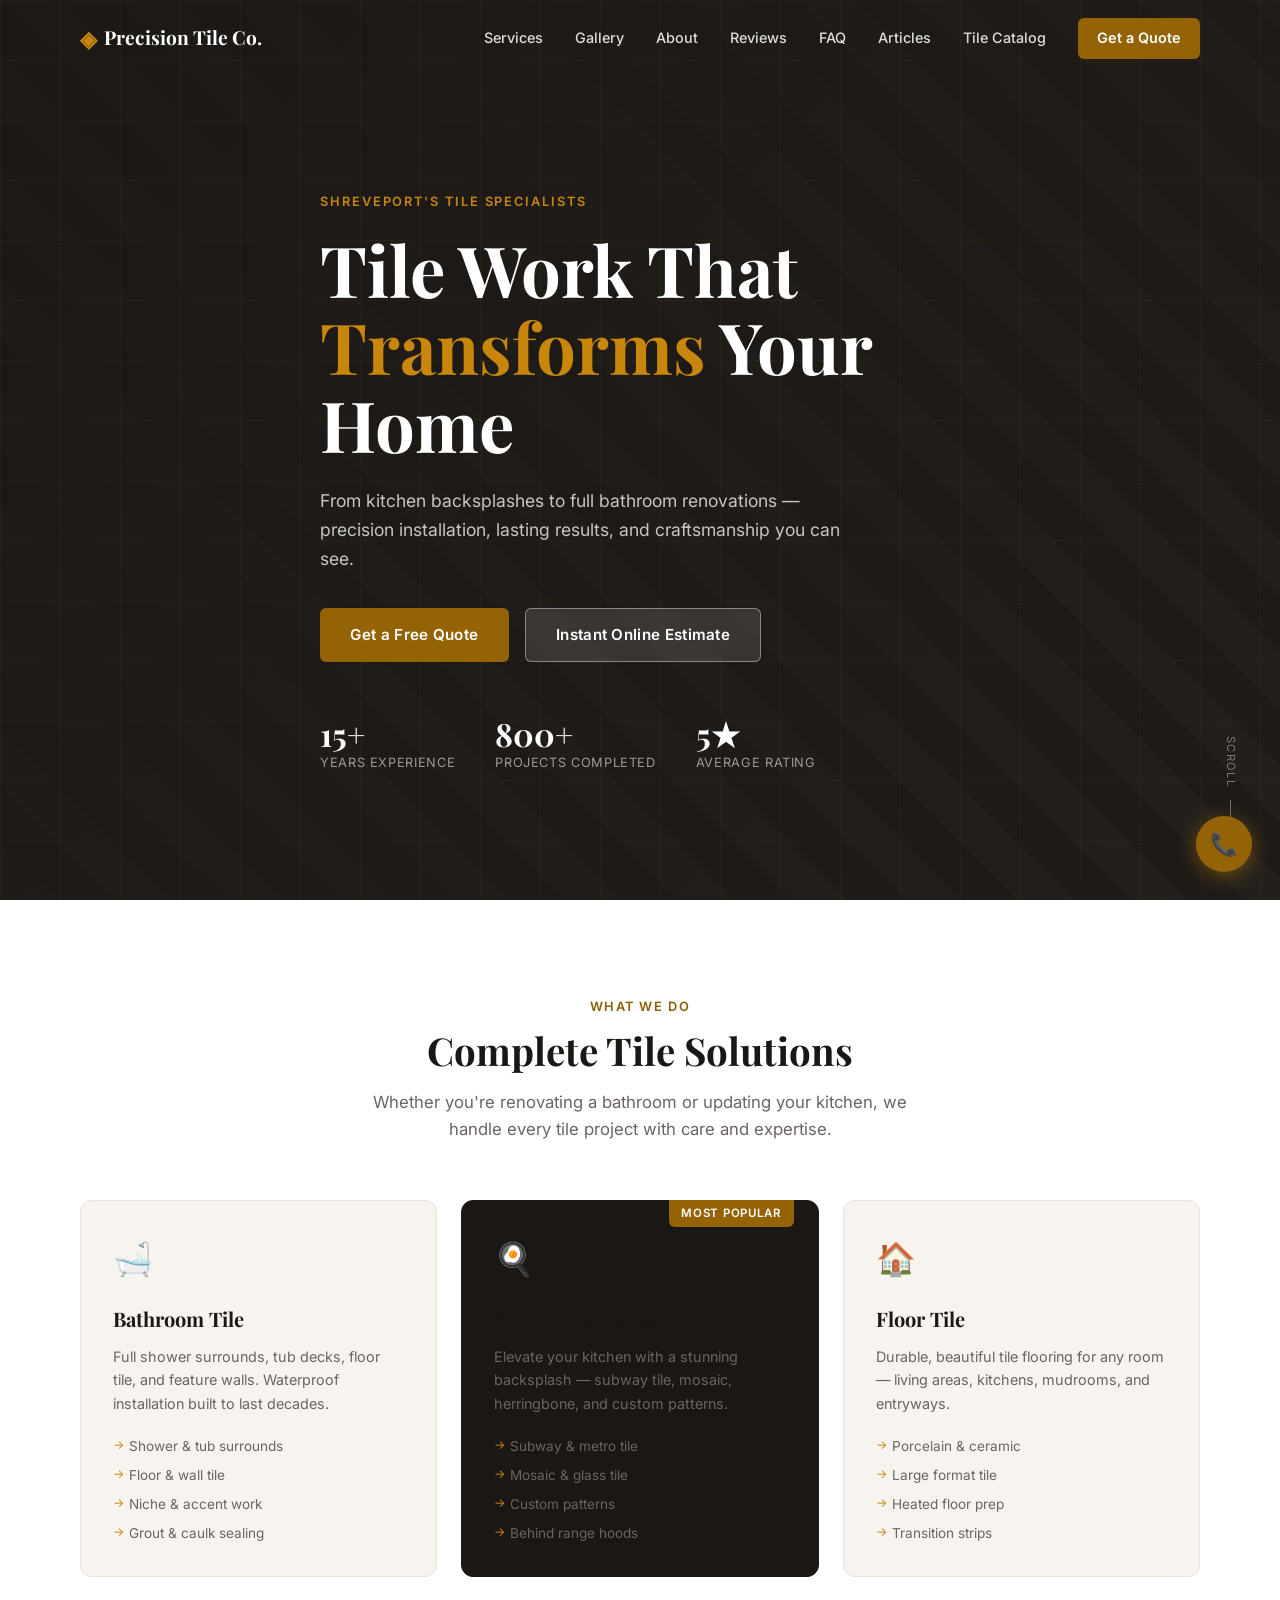
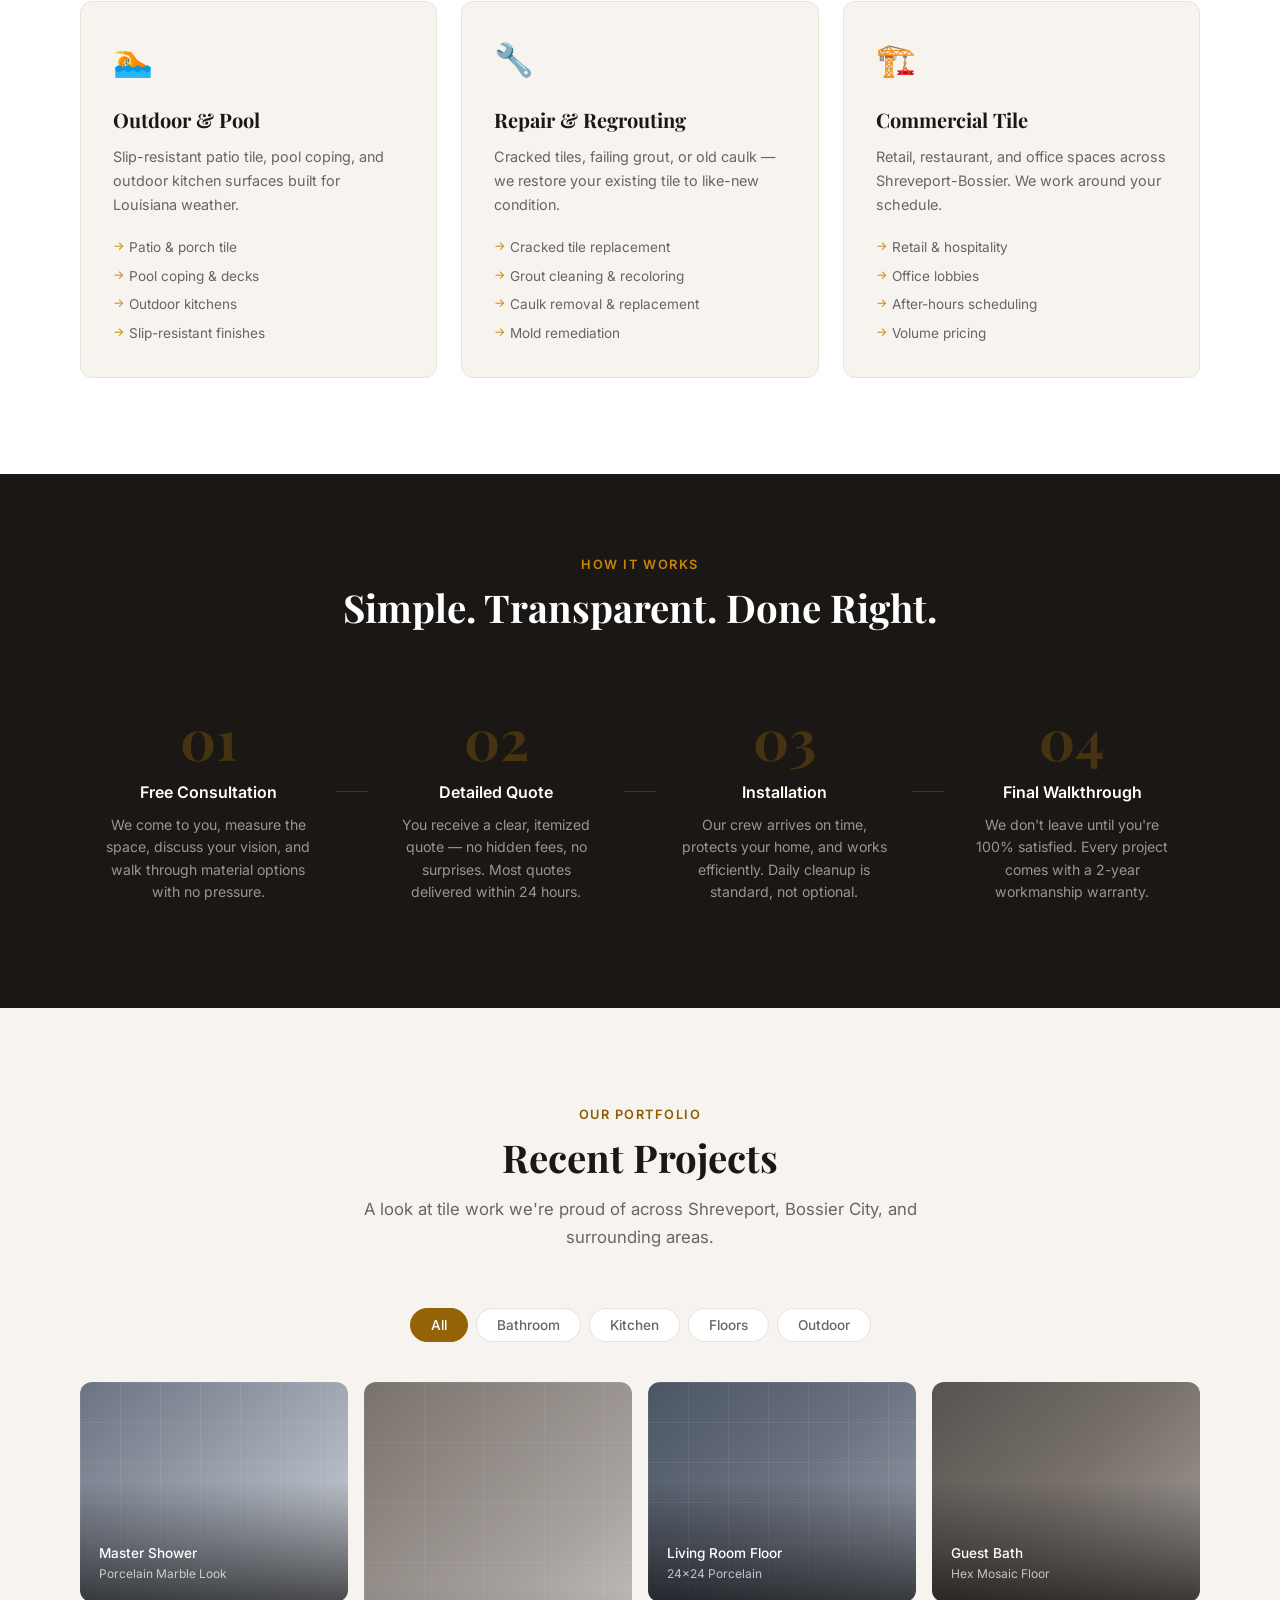
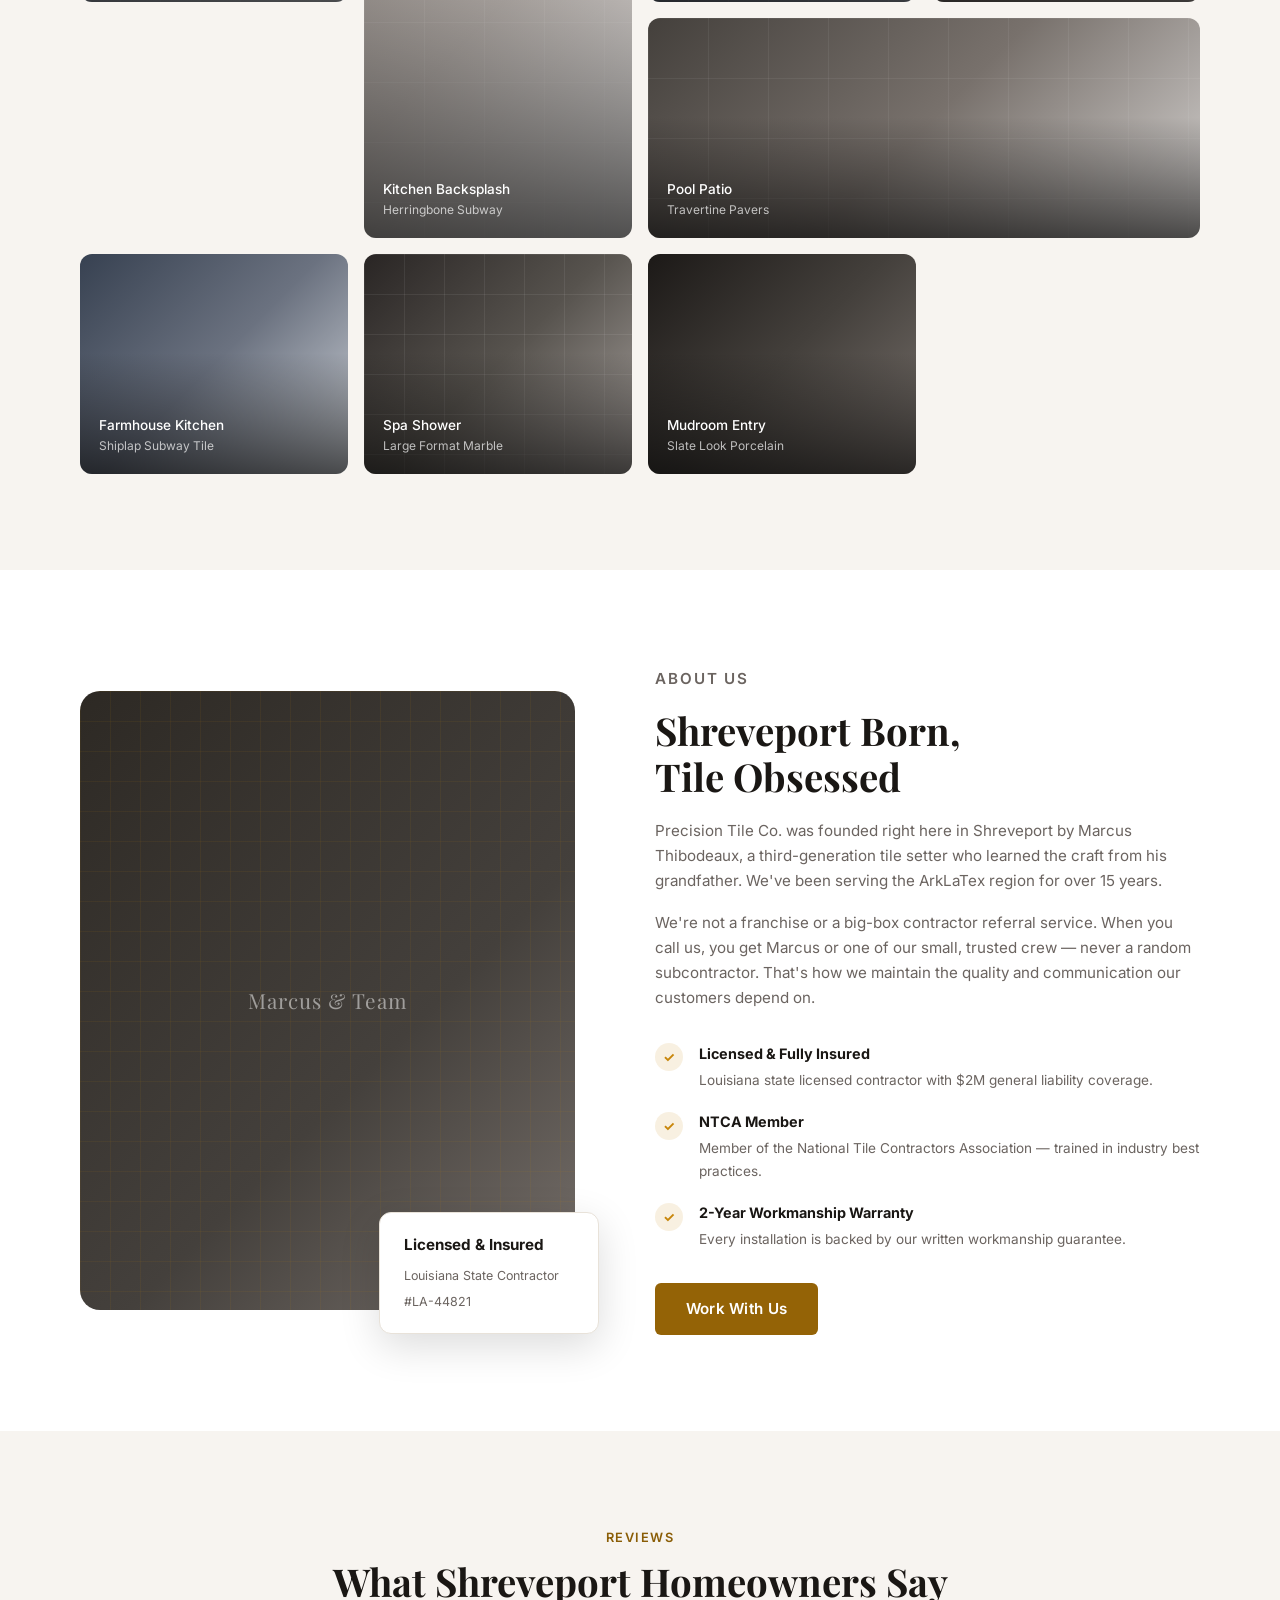
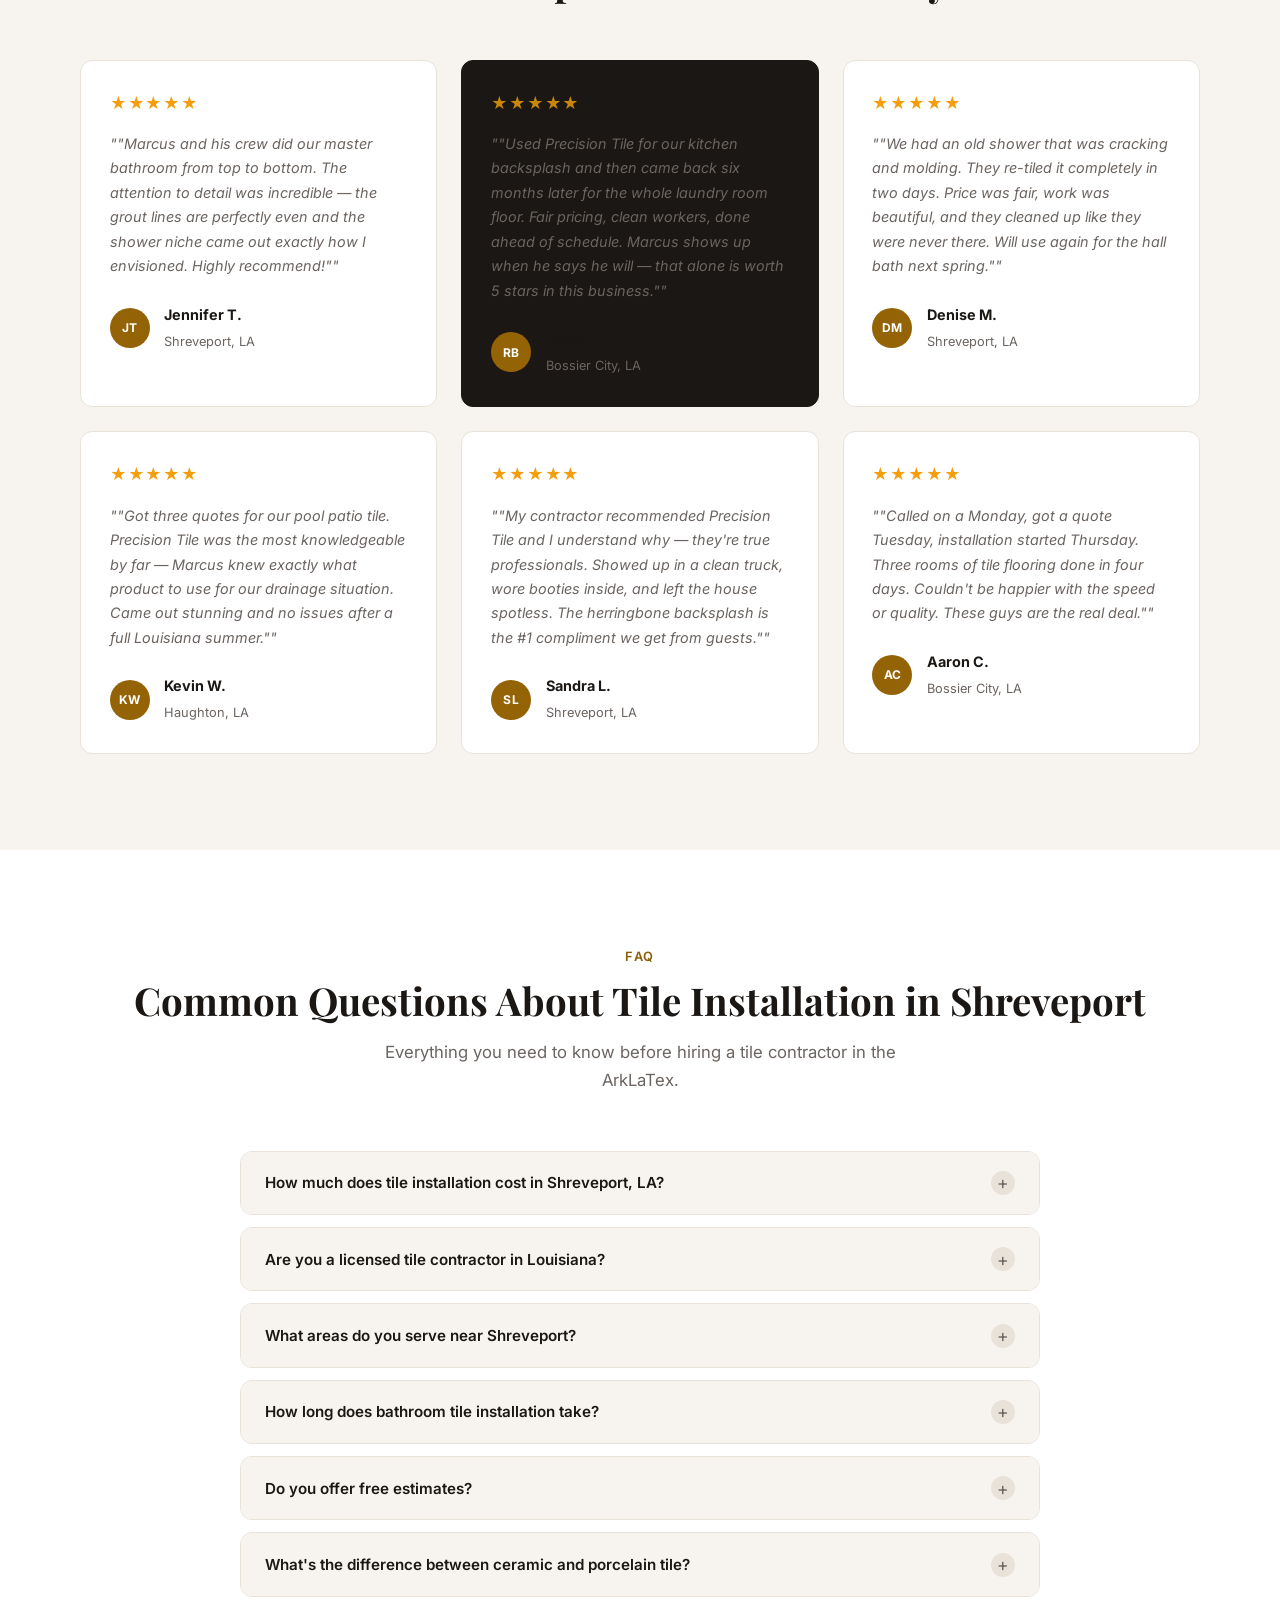
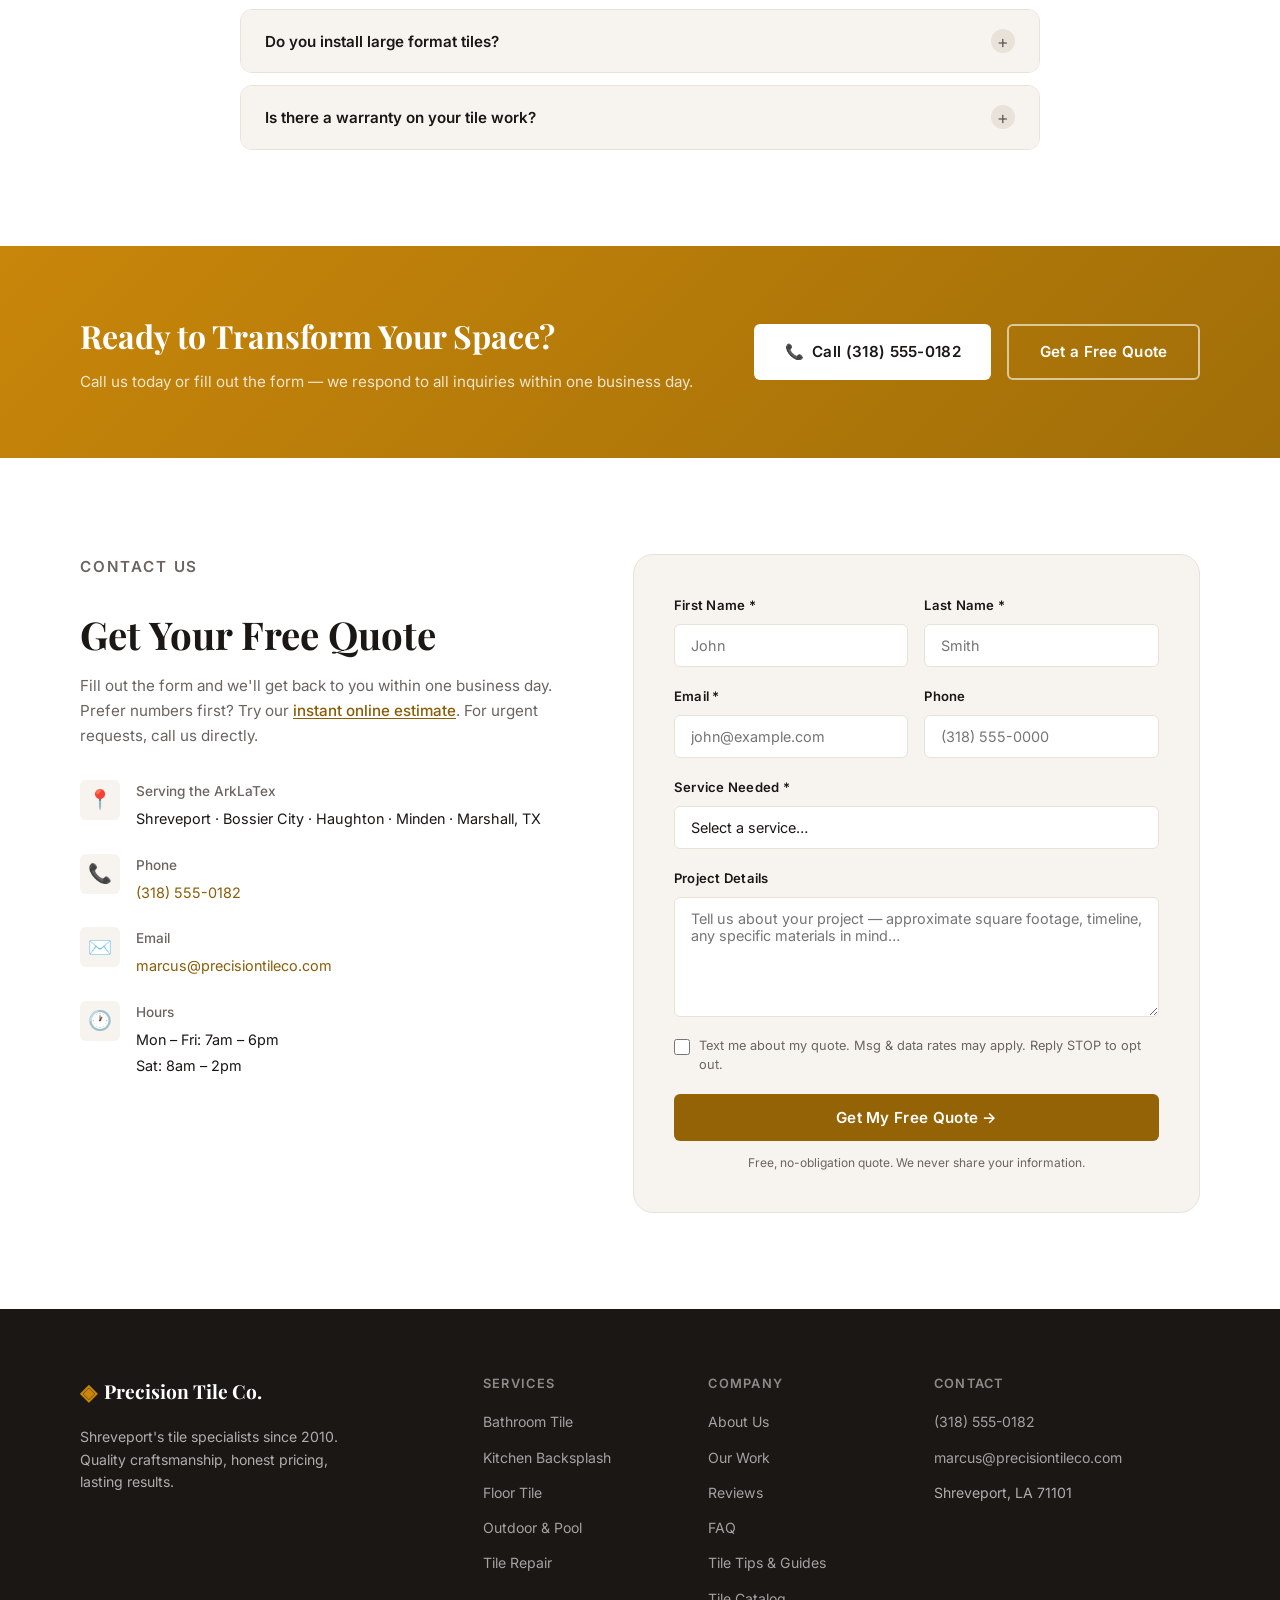
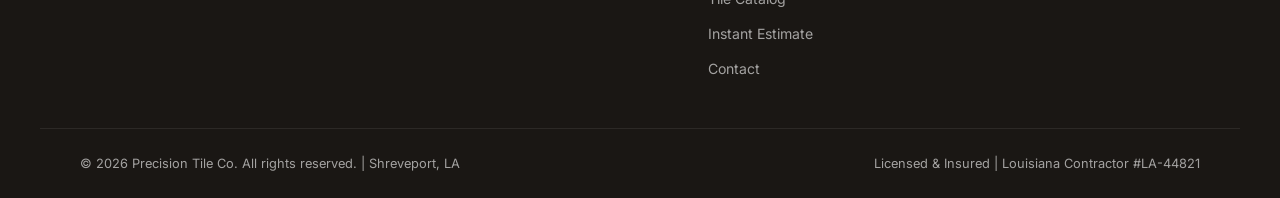
<file: index.html>
<!DOCTYPE html>
<html lang="en">
<head>
  <meta charset="UTF-8" />
  <meta name="viewport" content="width=device-width, initial-scale=1.0" />

  <!-- Primary SEO -->
  <title>Tile Installation Shreveport LA | Precision Tile Co. | Free Quotes</title>
  <meta name="description" content="Precision Tile Co. — Shreveport's top-rated tile installer. Bathroom tile, kitchen backsplash, floor tile & pool tile. Licensed, insured, 15+ years. Free quotes. Call (318) 555-0182." />
  <meta name="keywords" content="tile installation Shreveport LA, bathroom tiler Shreveport, kitchen backsplash Shreveport, floor tile Bossier City, tile contractor ArkLaTex, ceramic tile installer Louisiana" />
  <link rel="canonical" href="https://tilers.vercel.app/" />

  <!-- Geo / Local -->
  <meta name="geo.region" content="US-LA" />
  <meta name="geo.placename" content="Shreveport, Louisiana" />
  <meta name="geo.position" content="32.5251;-93.7502" />
  <meta name="ICBM" content="32.5251, -93.7502" />

  <!-- Open Graph -->
  <meta property="og:type" content="website" />
  <meta property="og:url" content="https://tilers.vercel.app/" />
  <meta property="og:title" content="Precision Tile Co. | Tile Installation in Shreveport, LA" />
  <meta property="og:description" content="Shreveport's top-rated tile installer. Bathrooms, kitchens, floors, outdoor & pool tile. Licensed & insured. Free quotes — call (318) 555-0182." />
  <meta property="og:site_name" content="Precision Tile Co." />
  <meta property="og:locale" content="en_US" />

  <!-- Twitter Card -->
  <meta name="twitter:card" content="summary_large_image" />
  <meta name="twitter:title" content="Precision Tile Co. | Shreveport, LA Tile Installer" />
  <meta name="twitter:description" content="Bathroom, kitchen, floor & pool tile installation across the ArkLaTex. 15+ years, 800+ projects. Free quotes." />

  <!-- JSON-LD: LocalBusiness -->
  <script type="application/ld+json">
  {
    "@context": "https://schema.org",
    "@type": ["LocalBusiness", "HomeAndConstructionBusiness"],
    "@id": "https://tilers.vercel.app/#business",
    "name": "Precision Tile Co.",
    "description": "Licensed tile installation company serving Shreveport, Bossier City, and the ArkLaTex region. Specializing in bathroom tile, kitchen backsplash, floor tile, outdoor and pool tile, and tile repair.",
    "url": "https://tilers.vercel.app",
    "telephone": "+13185550182",
    "email": "marcus@precisiontileco.com",
    "foundingDate": "2010",
    "priceRange": "$$",
    "currenciesAccepted": "USD",
    "paymentAccepted": "Cash, Check, Credit Card",
    "address": {
      "@type": "PostalAddress",
      "addressLocality": "Shreveport",
      "addressRegion": "LA",
      "postalCode": "71101",
      "addressCountry": "US"
    },
    "geo": {
      "@type": "GeoCoordinates",
      "latitude": 32.5251,
      "longitude": -93.7502
    },
    "areaServed": [
      { "@type": "City", "name": "Shreveport", "sameAs": "https://en.wikipedia.org/wiki/Shreveport,_Louisiana" },
      { "@type": "City", "name": "Bossier City" },
      { "@type": "City", "name": "Haughton" },
      { "@type": "City", "name": "Minden" },
      { "@type": "City", "name": "Marshall, Texas" }
    ],
    "openingHoursSpecification": [
      { "@type": "OpeningHoursSpecification", "dayOfWeek": ["Monday","Tuesday","Wednesday","Thursday","Friday"], "opens": "07:00", "closes": "18:00" },
      { "@type": "OpeningHoursSpecification", "dayOfWeek": "Saturday", "opens": "08:00", "closes": "14:00" }
    ],
    "hasOfferCatalog": {
      "@type": "OfferCatalog",
      "name": "Tile Installation Services",
      "itemListElement": [
        { "@type": "Offer", "itemOffered": { "@type": "Service", "name": "Bathroom Tile Installation", "description": "Full shower surrounds, tub decks, floor tile and feature walls in Shreveport LA." } },
        { "@type": "Offer", "itemOffered": { "@type": "Service", "name": "Kitchen Backsplash Installation", "description": "Subway tile, mosaic, herringbone and custom pattern backsplashes for Shreveport kitchens." } },
        { "@type": "Offer", "itemOffered": { "@type": "Service", "name": "Floor Tile Installation", "description": "Porcelain and ceramic floor tile for living areas, kitchens, and entryways across the ArkLaTex." } },
        { "@type": "Offer", "itemOffered": { "@type": "Service", "name": "Outdoor & Pool Tile", "description": "Slip-resistant patio tile, pool coping, and outdoor kitchen surfaces in Shreveport LA." } },
        { "@type": "Offer", "itemOffered": { "@type": "Service", "name": "Tile Repair & Regrouting", "description": "Cracked tile replacement, grout recoloring, and caulk replacement services." } }
      ]
    },
    "aggregateRating": {
      "@type": "AggregateRating",
      "ratingValue": "5.0",
      "reviewCount": "6",
      "bestRating": "5",
      "worstRating": "1"
    },
    "review": [
      {
        "@type": "Review",
        "author": { "@type": "Person", "name": "Jennifer T." },
        "reviewRating": { "@type": "Rating", "ratingValue": "5" },
        "reviewBody": "Marcus and his crew did our master bathroom from top to bottom. The attention to detail was incredible — the grout lines are perfectly even and the shower niche came out exactly how I envisioned."
      },
      {
        "@type": "Review",
        "author": { "@type": "Person", "name": "Robert B." },
        "reviewRating": { "@type": "Rating", "ratingValue": "5" },
        "reviewBody": "Used Precision Tile for our kitchen backsplash and came back six months later for the laundry room floor. Fair pricing, clean workers, done ahead of schedule."
      }
    ]
  }
  </script>

  <!-- JSON-LD: FAQ -->
  <script type="application/ld+json">
  {
    "@context": "https://schema.org",
    "@type": "FAQPage",
    "mainEntity": [
      {
        "@type": "Question",
        "name": "How much does tile installation cost in Shreveport, LA?",
        "acceptedAnswer": { "@type": "Answer", "text": "Tile installation in Shreveport typically ranges from $8–$20 per square foot installed, depending on tile type, pattern complexity, and surface prep required. We provide free, itemized quotes with no hidden fees. Call (318) 555-0182 or fill out our contact form." }
      },
      {
        "@type": "Question",
        "name": "Are you a licensed tile contractor in Louisiana?",
        "acceptedAnswer": { "@type": "Answer", "text": "Yes. Precision Tile Co. holds Louisiana State Contractor license #LA-44821 and carries $2M general liability insurance. We are also a member of the National Tile Contractors Association (NTCA)." }
      },
      {
        "@type": "Question",
        "name": "What areas do you serve near Shreveport?",
        "acceptedAnswer": { "@type": "Answer", "text": "We serve Shreveport, Bossier City, Haughton, Minden, and Marshall, TX — the full ArkLaTex region. Contact us if you're unsure whether we cover your area." }
      },
      {
        "@type": "Question",
        "name": "How long does bathroom tile installation take?",
        "acceptedAnswer": { "@type": "Answer", "text": "A typical full bathroom tile job (shower surround + floor) takes 2–4 days depending on square footage, tile size, and any surface prep work needed. We provide a timeline estimate with every quote." }
      },
      {
        "@type": "Question",
        "name": "Do you offer free estimates for tile work?",
        "acceptedAnswer": { "@type": "Answer", "text": "Yes — consultations and quotes are always free. We come to your home, measure the space, and deliver a written itemized estimate within 24 hours." }
      },
      {
        "@type": "Question",
        "name": "What is the difference between ceramic and porcelain tile?",
        "acceptedAnswer": { "@type": "Answer", "text": "Porcelain is denser, less porous, and more durable — ideal for high-traffic floors and wet areas. Ceramic is slightly softer and easier to cut, making it great for walls and light-traffic floors. We help every customer choose the right tile for their specific application and budget." }
      },
      {
        "@type": "Question",
        "name": "Do you install large format tiles?",
        "acceptedAnswer": { "@type": "Answer", "text": "Yes. We regularly install 24×24, 24×48, and larger format tiles, including the substrate leveling work required for a flat, lippage-free result." }
      },
      {
        "@type": "Question",
        "name": "Is there a warranty on your tile work?",
        "acceptedAnswer": { "@type": "Answer", "text": "Every installation by Precision Tile Co. comes with a 2-year written workmanship warranty. If anything fails due to our installation, we fix it at no charge." }
      }
    ]
  }
  </script>

  <link rel="preconnect" href="https://fonts.googleapis.com" />
  <link rel="preconnect" href="https://fonts.gstatic.com" crossorigin />
  <link href="https://fonts.googleapis.com/css2?family=Inter:wght@400;500;600;700&family=Playfair+Display:wght@600;700&display=swap" rel="stylesheet" />
  <link rel="icon" href="favicon.svg" type="image/svg+xml" />
  <meta name="theme-color" content="#1a1714" />
  <link rel="stylesheet" href="assets/css/style.css" />
</head>
<body>

  <a href="#main" class="skip-link">Skip to content</a>

  <!-- NAV -->
  <header class="nav" id="nav">
    <div class="nav__inner container">
      <a href="#" class="nav__logo">
        <span class="nav__logo-icon" aria-hidden="true">◈</span>
        Precision Tile Co.
      </a>
      <button class="nav__hamburger" id="hamburger" aria-label="Toggle menu" aria-expanded="false" aria-controls="navLinks">
        <span></span><span></span><span></span>
      </button>
      <nav class="nav__links" id="navLinks" aria-label="Main">
        <a href="#services">Services</a>
        <a href="#gallery">Gallery</a>
        <a href="#about">About</a>
        <a href="#testimonials">Reviews</a>
        <a href="#faq">FAQ</a>
        <a href="articles/">Articles</a>
        <a href="daltile-catalog/">Tile Catalog</a>
        <a href="quote.html" class="nav__cta">Get a Quote</a>
      </nav>
    </div>
  </header>

  <main id="main">

  <!-- HERO -->
  <section class="hero" id="home">
    <div class="hero__bg"></div>
    <div class="hero__content container">
      <p class="hero__eyebrow">Shreveport's Tile Specialists</p>
      <h1 class="hero__headline">Tile Work That<br /><em>Transforms</em> Your Home</h1>
      <p class="hero__sub">From kitchen backsplashes to full bathroom renovations — precision installation, lasting results, and craftsmanship you can see.</p>
      <div class="hero__actions">
        <a href="#contact" class="btn btn--primary">Get a Free Quote</a>
        <a href="quote.html" class="btn btn--ghost">Instant Online Estimate</a>
      </div>
      <div class="hero__stats">
        <div class="hero__stat">
          <strong>15+</strong>
          <span>Years Experience</span>
        </div>
        <div class="hero__stat">
          <strong>800+</strong>
          <span>Projects Completed</span>
        </div>
        <div class="hero__stat">
          <strong>5★</strong>
          <span>Average Rating</span>
        </div>
      </div>
    </div>
    <div class="hero__scroll-hint">
      <span>Scroll</span>
      <div class="hero__scroll-line"></div>
    </div>
  </section>

  <!-- SERVICES -->
  <section class="services" id="services">
    <div class="container">
      <div class="section-header">
        <p class="section-eyebrow">What We Do</p>
        <h2 class="section-title">Complete Tile Solutions</h2>
        <p class="section-sub">Whether you're renovating a bathroom or updating your kitchen, we handle every tile project with care and expertise.</p>
      </div>
      <div class="services__grid">

        <div class="service-card">
          <div class="service-card__icon" aria-hidden="true">🛁</div>
          <h3>Bathroom Tile</h3>
          <p>Full shower surrounds, tub decks, floor tile, and feature walls. Waterproof installation built to last decades.</p>
          <ul>
            <li>Shower & tub surrounds</li>
            <li>Floor & wall tile</li>
            <li>Niche & accent work</li>
            <li>Grout & caulk sealing</li>
          </ul>
        </div>

        <div class="service-card service-card--featured">
          <div class="service-card__badge">Most Popular</div>
          <div class="service-card__icon" aria-hidden="true">🍳</div>
          <h3>Kitchen Backsplash</h3>
          <p>Elevate your kitchen with a stunning backsplash — subway tile, mosaic, herringbone, and custom patterns.</p>
          <ul>
            <li>Subway & metro tile</li>
            <li>Mosaic & glass tile</li>
            <li>Custom patterns</li>
            <li>Behind range hoods</li>
          </ul>
        </div>

        <div class="service-card">
          <div class="service-card__icon" aria-hidden="true">🏠</div>
          <h3>Floor Tile</h3>
          <p>Durable, beautiful tile flooring for any room — living areas, kitchens, mudrooms, and entryways.</p>
          <ul>
            <li>Porcelain & ceramic</li>
            <li>Large format tile</li>
            <li>Heated floor prep</li>
            <li>Transition strips</li>
          </ul>
        </div>

        <div class="service-card">
          <div class="service-card__icon" aria-hidden="true">🏊</div>
          <h3>Outdoor & Pool</h3>
          <p>Slip-resistant patio tile, pool coping, and outdoor kitchen surfaces built for Louisiana weather.</p>
          <ul>
            <li>Patio & porch tile</li>
            <li>Pool coping & decks</li>
            <li>Outdoor kitchens</li>
            <li>Slip-resistant finishes</li>
          </ul>
        </div>

        <div class="service-card">
          <div class="service-card__icon" aria-hidden="true">🔧</div>
          <h3>Repair & Regrouting</h3>
          <p>Cracked tiles, failing grout, or old caulk — we restore your existing tile to like-new condition.</p>
          <ul>
            <li>Cracked tile replacement</li>
            <li>Grout cleaning & recoloring</li>
            <li>Caulk removal & replacement</li>
            <li>Mold remediation</li>
          </ul>
        </div>

        <div class="service-card">
          <div class="service-card__icon" aria-hidden="true">🏗️</div>
          <h3>Commercial Tile</h3>
          <p>Retail, restaurant, and office spaces across Shreveport-Bossier. We work around your schedule.</p>
          <ul>
            <li>Retail & hospitality</li>
            <li>Office lobbies</li>
            <li>After-hours scheduling</li>
            <li>Volume pricing</li>
          </ul>
        </div>

      </div>
    </div>
  </section>

  <!-- PROCESS -->
  <section class="process">
    <div class="container">
      <div class="section-header">
        <p class="section-eyebrow">How It Works</p>
        <h2 class="section-title">Simple. Transparent. Done Right.</h2>
      </div>
      <div class="process__steps">
        <div class="process__step">
          <div class="process__num">01</div>
          <h3>Free Consultation</h3>
          <p>We come to you, measure the space, discuss your vision, and walk through material options with no pressure.</p>
        </div>
        <div class="process__connector"></div>
        <div class="process__step">
          <div class="process__num">02</div>
          <h3>Detailed Quote</h3>
          <p>You receive a clear, itemized quote — no hidden fees, no surprises. Most quotes delivered within 24 hours.</p>
        </div>
        <div class="process__connector"></div>
        <div class="process__step">
          <div class="process__num">03</div>
          <h3>Installation</h3>
          <p>Our crew arrives on time, protects your home, and works efficiently. Daily cleanup is standard, not optional.</p>
        </div>
        <div class="process__connector"></div>
        <div class="process__step">
          <div class="process__num">04</div>
          <h3>Final Walkthrough</h3>
          <p>We don't leave until you're 100% satisfied. Every project comes with a 2-year workmanship warranty.</p>
        </div>
      </div>
    </div>
  </section>

  <!-- GALLERY -->
  <section class="gallery" id="gallery">
    <div class="container">
      <div class="section-header">
        <p class="section-eyebrow">Our Portfolio</p>
        <h2 class="section-title">Recent Projects</h2>
        <p class="section-sub">A look at tile work we're proud of across Shreveport, Bossier City, and surrounding areas.</p>
      </div>
      <div class="gallery__filters">
        <button class="gallery__filter active" data-filter="all" aria-pressed="true">All</button>
        <button class="gallery__filter" data-filter="bathroom" aria-pressed="false">Bathroom</button>
        <button class="gallery__filter" data-filter="kitchen" aria-pressed="false">Kitchen</button>
        <button class="gallery__filter" data-filter="floor" aria-pressed="false">Floors</button>
        <button class="gallery__filter" data-filter="outdoor" aria-pressed="false">Outdoor</button>
      </div>
      <div class="gallery__grid" id="galleryGrid">
        <div class="gallery__item" data-category="bathroom">
          <div class="gallery__placeholder gallery__placeholder--1">
            <span class="gallery__label">Master Shower<br/><small>Porcelain Marble Look</small></span>
          </div>
        </div>
        <div class="gallery__item gallery__item--tall" data-category="kitchen">
          <div class="gallery__placeholder gallery__placeholder--2">
            <span class="gallery__label">Kitchen Backsplash<br/><small>Herringbone Subway</small></span>
          </div>
        </div>
        <div class="gallery__item" data-category="floor">
          <div class="gallery__placeholder gallery__placeholder--3">
            <span class="gallery__label">Living Room Floor<br/><small>24×24 Porcelain</small></span>
          </div>
        </div>
        <div class="gallery__item" data-category="bathroom">
          <div class="gallery__placeholder gallery__placeholder--4">
            <span class="gallery__label">Guest Bath<br/><small>Hex Mosaic Floor</small></span>
          </div>
        </div>
        <div class="gallery__item gallery__item--wide" data-category="outdoor">
          <div class="gallery__placeholder gallery__placeholder--5">
            <span class="gallery__label">Pool Patio<br/><small>Travertine Pavers</small></span>
          </div>
        </div>
        <div class="gallery__item" data-category="kitchen">
          <div class="gallery__placeholder gallery__placeholder--6">
            <span class="gallery__label">Farmhouse Kitchen<br/><small>Shiplap Subway Tile</small></span>
          </div>
        </div>
        <div class="gallery__item" data-category="bathroom">
          <div class="gallery__placeholder gallery__placeholder--7">
            <span class="gallery__label">Spa Shower<br/><small>Large Format Marble</small></span>
          </div>
        </div>
        <div class="gallery__item" data-category="floor">
          <div class="gallery__placeholder gallery__placeholder--8">
            <span class="gallery__label">Mudroom Entry<br/><small>Slate Look Porcelain</small></span>
          </div>
        </div>
      </div>
    </div>
  </section>

  <!-- ABOUT -->
  <section class="about" id="about">
    <div class="container about__inner">
      <div class="about__visual">
        <div class="about__img-block">
          <div class="about__img-main">
            <div class="about__img-placeholder">
              <span>Marcus &amp; Team</span>
            </div>
          </div>
          <div class="about__badge-card">
            <strong>Licensed &amp; Insured</strong>
            <span>Louisiana State Contractor #LA-44821</span>
          </div>
        </div>
      </div>
      <div class="about__content">
        <p class="section-eyebrow">About Us</p>
        <h2 class="section-title">Shreveport Born,<br/>Tile Obsessed</h2>
        <p>Precision Tile Co. was founded right here in Shreveport by Marcus Thibodeaux, a third-generation tile setter who learned the craft from his grandfather. We've been serving the ArkLaTex region for over 15 years.</p>
        <p>We're not a franchise or a big-box contractor referral service. When you call us, you get Marcus or one of our small, trusted crew — never a random subcontractor. That's how we maintain the quality and communication our customers depend on.</p>
        <div class="about__highlights">
          <div class="about__highlight">
            <div class="about__highlight-icon" aria-hidden="true">✓</div>
            <div>
              <strong>Licensed &amp; Fully Insured</strong>
              <p>Louisiana state licensed contractor with $2M general liability coverage.</p>
            </div>
          </div>
          <div class="about__highlight">
            <div class="about__highlight-icon" aria-hidden="true">✓</div>
            <div>
              <strong>NTCA Member</strong>
              <p>Member of the National Tile Contractors Association — trained in industry best practices.</p>
            </div>
          </div>
          <div class="about__highlight">
            <div class="about__highlight-icon" aria-hidden="true">✓</div>
            <div>
              <strong>2-Year Workmanship Warranty</strong>
              <p>Every installation is backed by our written workmanship guarantee.</p>
            </div>
          </div>
        </div>
        <a href="#contact" class="btn btn--primary">Work With Us</a>
      </div>
    </div>
  </section>

  <!-- TESTIMONIALS -->
  <section class="testimonials" id="testimonials">
    <div class="container">
      <div class="section-header">
        <p class="section-eyebrow">Reviews</p>
        <h2 class="section-title">What Shreveport Homeowners Say</h2>
      </div>
      <div class="testimonials__grid">

        <div class="testimonial-card">
          <div class="testimonial-card__stars" role="img" aria-label="5 out of 5 stars">★★★★★</div>
          <p>"Marcus and his crew did our master bathroom from top to bottom. The attention to detail was incredible — the grout lines are perfectly even and the shower niche came out exactly how I envisioned. Highly recommend!"</p>
          <div class="testimonial-card__author">
            <div class="testimonial-card__avatar" aria-hidden="true">JT</div>
            <div>
              <strong>Jennifer T.</strong>
              <span>Shreveport, LA</span>
            </div>
          </div>
        </div>

        <div class="testimonial-card testimonial-card--featured">
          <div class="testimonial-card__stars" role="img" aria-label="5 out of 5 stars">★★★★★</div>
          <p>"Used Precision Tile for our kitchen backsplash and then came back six months later for the whole laundry room floor. Fair pricing, clean workers, done ahead of schedule. Marcus shows up when he says he will — that alone is worth 5 stars in this business."</p>
          <div class="testimonial-card__author">
            <div class="testimonial-card__avatar" aria-hidden="true">RB</div>
            <div>
              <strong>Robert B.</strong>
              <span>Bossier City, LA</span>
            </div>
          </div>
        </div>

        <div class="testimonial-card">
          <div class="testimonial-card__stars" role="img" aria-label="5 out of 5 stars">★★★★★</div>
          <p>"We had an old shower that was cracking and molding. They re-tiled it completely in two days. Price was fair, work was beautiful, and they cleaned up like they were never there. Will use again for the hall bath next spring."</p>
          <div class="testimonial-card__author">
            <div class="testimonial-card__avatar" aria-hidden="true">DM</div>
            <div>
              <strong>Denise M.</strong>
              <span>Shreveport, LA</span>
            </div>
          </div>
        </div>

        <div class="testimonial-card">
          <div class="testimonial-card__stars" role="img" aria-label="5 out of 5 stars">★★★★★</div>
          <p>"Got three quotes for our pool patio tile. Precision Tile was the most knowledgeable by far — Marcus knew exactly what product to use for our drainage situation. Came out stunning and no issues after a full Louisiana summer."</p>
          <div class="testimonial-card__author">
            <div class="testimonial-card__avatar" aria-hidden="true">KW</div>
            <div>
              <strong>Kevin W.</strong>
              <span>Haughton, LA</span>
            </div>
          </div>
        </div>

        <div class="testimonial-card">
          <div class="testimonial-card__stars" role="img" aria-label="5 out of 5 stars">★★★★★</div>
          <p>"My contractor recommended Precision Tile and I understand why — they're true professionals. Showed up in a clean truck, wore booties inside, and left the house spotless. The herringbone backsplash is the #1 compliment we get from guests."</p>
          <div class="testimonial-card__author">
            <div class="testimonial-card__avatar" aria-hidden="true">SL</div>
            <div>
              <strong>Sandra L.</strong>
              <span>Shreveport, LA</span>
            </div>
          </div>
        </div>

        <div class="testimonial-card">
          <div class="testimonial-card__stars" role="img" aria-label="5 out of 5 stars">★★★★★</div>
          <p>"Called on a Monday, got a quote Tuesday, installation started Thursday. Three rooms of tile flooring done in four days. Couldn't be happier with the speed or quality. These guys are the real deal."</p>
          <div class="testimonial-card__author">
            <div class="testimonial-card__avatar" aria-hidden="true">AC</div>
            <div>
              <strong>Aaron C.</strong>
              <span>Bossier City, LA</span>
            </div>
          </div>
        </div>

      </div>
    </div>
  </section>

  <!-- FAQ -->
  <section class="faq" id="faq">
    <div class="container">
      <div class="section-header">
        <p class="section-eyebrow">FAQ</p>
        <h2 class="section-title">Common Questions About Tile Installation in Shreveport</h2>
        <p class="section-sub">Everything you need to know before hiring a tile contractor in the ArkLaTex.</p>
      </div>
      <div class="faq__grid">

        <div class="faq__item">
          <button class="faq__question" aria-expanded="false">
            How much does tile installation cost in Shreveport, LA?
            <span class="faq__icon">+</span>
          </button>
          <div class="faq__answer">
            <p>Tile installation in Shreveport typically ranges from <strong>$8–$20 per square foot installed</strong>, depending on tile type, pattern complexity, and surface prep required. We provide free, itemized quotes with no hidden fees. Call <a href="tel:+13185550182">(318) 555-0182</a> or fill out our contact form.</p>
          </div>
        </div>

        <div class="faq__item">
          <button class="faq__question" aria-expanded="false">
            Are you a licensed tile contractor in Louisiana?
            <span class="faq__icon">+</span>
          </button>
          <div class="faq__answer">
            <p>Yes. Precision Tile Co. holds <strong>Louisiana State Contractor license #LA-44821</strong> and carries $2M general liability insurance. We are also a member of the National Tile Contractors Association (NTCA).</p>
          </div>
        </div>

        <div class="faq__item">
          <button class="faq__question" aria-expanded="false">
            What areas do you serve near Shreveport?
            <span class="faq__icon">+</span>
          </button>
          <div class="faq__answer">
            <p>We serve <strong>Shreveport, Bossier City, Haughton, Minden, and Marshall, TX</strong> — the full ArkLaTex region. Contact us if you're unsure whether we cover your area.</p>
          </div>
        </div>

        <div class="faq__item">
          <button class="faq__question" aria-expanded="false">
            How long does bathroom tile installation take?
            <span class="faq__icon">+</span>
          </button>
          <div class="faq__answer">
            <p>A typical full bathroom tile job (shower surround + floor) takes <strong>2–4 days</strong> depending on square footage, tile size, and surface prep needed. We provide a timeline estimate with every quote.</p>
          </div>
        </div>

        <div class="faq__item">
          <button class="faq__question" aria-expanded="false">
            Do you offer free estimates?
            <span class="faq__icon">+</span>
          </button>
          <div class="faq__answer">
            <p>Yes — consultations and quotes are <strong>always free</strong>. We come to your home, measure the space, and deliver a written itemized estimate within 24 hours.</p>
          </div>
        </div>

        <div class="faq__item">
          <button class="faq__question" aria-expanded="false">
            What's the difference between ceramic and porcelain tile?
            <span class="faq__icon">+</span>
          </button>
          <div class="faq__answer">
            <p>Porcelain is denser, less porous, and more durable — ideal for high-traffic floors and wet areas. Ceramic is slightly softer and easier to cut, making it great for walls and light-traffic floors. We help every customer choose the right tile for their application and budget.</p>
          </div>
        </div>

        <div class="faq__item">
          <button class="faq__question" aria-expanded="false">
            Do you install large format tiles?
            <span class="faq__icon">+</span>
          </button>
          <div class="faq__answer">
            <p>Yes. We regularly install <strong>24×24, 24×48, and larger format tiles</strong>, including the substrate leveling work required for a flat, lippage-free result.</p>
          </div>
        </div>

        <div class="faq__item">
          <button class="faq__question" aria-expanded="false">
            Is there a warranty on your tile work?
            <span class="faq__icon">+</span>
          </button>
          <div class="faq__answer">
            <p>Every installation comes with a <strong>2-year written workmanship warranty</strong>. If anything fails due to our installation, we fix it at no charge.</p>
          </div>
        </div>

      </div>
    </div>
  </section>

  <!-- CTA BAND -->
  <section class="cta-band">
    <div class="container cta-band__inner">
      <div>
        <h2>Ready to Transform Your Space?</h2>
        <p>Call us today or fill out the form — we respond to all inquiries within one business day.</p>
      </div>
      <div class="cta-band__actions">
        <a href="tel:+13185550182" class="btn btn--white"><span aria-hidden="true">📞</span> Call (318) 555-0182</a>
        <a href="#contact" class="btn btn--outline-white">Get a Free Quote</a>
      </div>
    </div>
  </section>

  <!-- CONTACT -->
  <section class="contact" id="contact">
    <div class="container contact__inner">
      <div class="contact__info">
        <p class="section-eyebrow">Contact Us</p>
        <h2 class="section-title">Get Your Free Quote</h2>
        <p>Fill out the form and we'll get back to you within one business day. Prefer numbers first? Try our <a href="quote.html" class="text-link">instant online estimate</a>. For urgent requests, call us directly.</p>

        <div class="contact__details">
          <div class="contact__detail">
            <div class="contact__detail-icon" aria-hidden="true">📍</div>
            <div>
              <strong>Serving the ArkLaTex</strong>
              <span>Shreveport · Bossier City · Haughton · Minden · Marshall, TX</span>
            </div>
          </div>
          <div class="contact__detail">
            <div class="contact__detail-icon" aria-hidden="true">📞</div>
            <div>
              <strong>Phone</strong>
              <span><a href="tel:+13185550182">(318) 555-0182</a></span>
            </div>
          </div>
          <div class="contact__detail">
            <div class="contact__detail-icon" aria-hidden="true">✉️</div>
            <div>
              <strong>Email</strong>
              <span><a href="mailto:marcus@precisiontileco.com">marcus@precisiontileco.com</a></span>
            </div>
          </div>
          <div class="contact__detail">
            <div class="contact__detail-icon" aria-hidden="true">🕐</div>
            <div>
              <strong>Hours</strong>
              <span>Mon – Fri: 7am – 6pm<br/>Sat: 8am – 2pm</span>
            </div>
          </div>
        </div>
      </div>

      <form class="contact__form" id="contactForm" novalidate>
        <div class="form-row">
          <div class="form-group">
            <label for="fname">First Name *</label>
            <input type="text" id="fname" name="fname" placeholder="John" required />
          </div>
          <div class="form-group">
            <label for="lname">Last Name *</label>
            <input type="text" id="lname" name="lname" placeholder="Smith" required />
          </div>
        </div>
        <div class="form-row">
          <div class="form-group">
            <label for="email">Email *</label>
            <input type="email" id="email" name="email" placeholder="john@example.com" required />
          </div>
          <div class="form-group">
            <label for="phone">Phone</label>
            <input type="tel" id="phone" name="phone" placeholder="(318) 555-0000" />
          </div>
        </div>
        <div class="form-group">
          <label for="service">Service Needed *</label>
          <select id="service" name="service" required>
            <option value="" disabled selected>Select a service…</option>
            <option>Bathroom Tile</option>
            <option>Kitchen Backsplash</option>
            <option>Floor Tile</option>
            <option>Outdoor / Pool Tile</option>
            <option>Tile Repair &amp; Regrouting</option>
            <option>Commercial Tile</option>
            <option>Other / Not Sure</option>
          </select>
        </div>
        <div class="form-group">
          <label for="message">Project Details</label>
          <textarea id="message" name="message" rows="5" placeholder="Tell us about your project — approximate square footage, timeline, any specific materials in mind…"></textarea>
        </div>
        <label class="form-consent" for="smsConsent">
          <input type="checkbox" id="smsConsent" name="smsConsent" value="yes" />
          <span>Text me about my quote. Msg &amp; data rates may apply. Reply STOP to opt out.</span>
        </label>
        <button type="submit" class="btn btn--primary btn--full">Get My Free Quote →</button>
        <p class="form-note">Free, no-obligation quote. We never share your information.</p>
        <div class="form-success" id="formSuccess" role="status" aria-live="polite"></div>
      </form>
    </div>
  </section>

  </main>

  <!-- FOOTER -->
  <footer class="footer">
    <div class="container footer__inner">
      <div class="footer__brand">
        <a href="#" class="nav__logo">
          <span class="nav__logo-icon" aria-hidden="true">◈</span>
          Precision Tile Co.
        </a>
        <p>Shreveport's tile specialists since 2010. Quality craftsmanship, honest pricing, lasting results.</p>
      </div>
      <div class="footer__links">
        <strong>Services</strong>
        <a href="#services">Bathroom Tile</a>
        <a href="#services">Kitchen Backsplash</a>
        <a href="#services">Floor Tile</a>
        <a href="#services">Outdoor &amp; Pool</a>
        <a href="#services">Tile Repair</a>
      </div>
      <div class="footer__links">
        <strong>Company</strong>
        <a href="#about">About Us</a>
        <a href="#gallery">Our Work</a>
        <a href="#testimonials">Reviews</a>
        <a href="#faq">FAQ</a>
        <a href="articles/">Tile Tips &amp; Guides</a>
        <a href="daltile-catalog/">Tile Catalog</a>
        <a href="quote.html">Instant Estimate</a>
        <a href="#contact">Contact</a>
      </div>
      <div class="footer__contact">
        <strong>Contact</strong>
        <a href="tel:+13185550182">(318) 555-0182</a>
        <a href="mailto:marcus@precisiontileco.com">marcus@precisiontileco.com</a>
        <p>Shreveport, LA 71101</p>
      </div>
    </div>
    <div class="footer__bottom">
      <div class="container">
        <p>© 2026 Precision Tile Co. All rights reserved. | Shreveport, LA</p>
        <p>Licensed &amp; Insured | Louisiana Contractor #LA-44821</p>
      </div>
    </div>
  </footer>

  <a href="tel:+13185550182" class="fab-call" aria-label="Call Precision Tile Co. at (318) 555-0182"><span aria-hidden="true">📞</span></a>

  <script src="assets/js/site-config.js"></script>
  <script src="assets/js/lead-capture.js"></script>
  <script src="assets/js/main.js"></script>
</body>
</html>
</file>
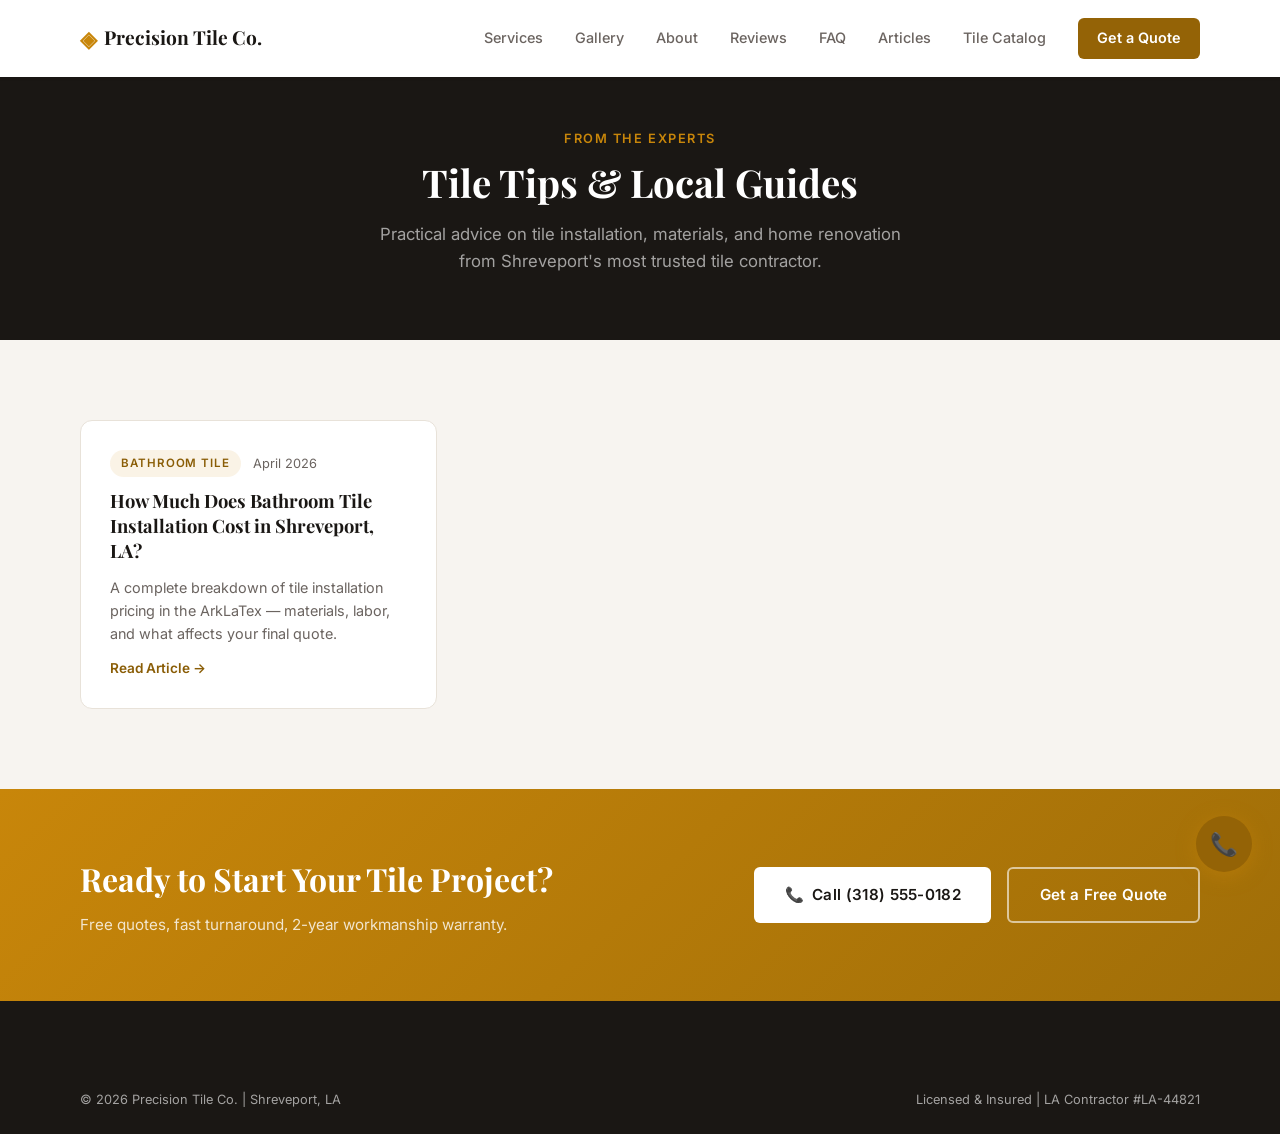
<file: articles/index.html>
<!DOCTYPE html>
<html lang="en">
<head>
  <meta charset="UTF-8" />
  <meta name="viewport" content="width=device-width, initial-scale=1.0" />
  <title>Tile Tips & Guides | Precision Tile Co. | Shreveport, LA</title>
  <meta name="description" content="Tile installation tips, guides, and advice from Shreveport's top-rated tile contractor. Learn about bathroom tile, kitchen backsplash, floor tile and more." />
  <link rel="canonical" href="https://tilers.vercel.app/articles/" />
  <meta property="og:title" content="Tile Tips & Guides | Precision Tile Co." />
  <meta property="og:description" content="Tile installation tips and guides from Shreveport's trusted tile contractor." />
  <meta property="og:url" content="https://tilers.vercel.app/articles/" />
  <meta property="og:type" content="website" />
  <link rel="preconnect" href="https://fonts.googleapis.com" />
  <link rel="preconnect" href="https://fonts.gstatic.com" crossorigin />
  <link href="https://fonts.googleapis.com/css2?family=Inter:wght@400;500;600;700&family=Playfair+Display:wght@600;700&display=swap" rel="stylesheet" />
  <link rel="stylesheet" href="../assets/css/style.css" />
  <link rel="stylesheet" href="../assets/css/articles.css" />
  <link rel="icon" href="../favicon.svg" type="image/svg+xml" />
  <meta name="theme-color" content="#1a1714" />
</head>
<body>

  <a href="#main" class="skip-link">Skip to content</a>

  <header class="nav scrolled" id="nav">
    <div class="nav__inner container">
      <a href="../" class="nav__logo">
        <span class="nav__logo-icon" aria-hidden="true">◈</span>
        Precision Tile Co.
      </a>
      <button class="nav__hamburger" id="hamburger" aria-label="Toggle menu" aria-expanded="false" aria-controls="navLinks">
        <span></span><span></span><span></span>
      </button>
      <nav class="nav__links" id="navLinks" aria-label="Main">
        <a href="../#services">Services</a>
        <a href="../#gallery">Gallery</a>
        <a href="../#about">About</a>
        <a href="../#testimonials">Reviews</a>
        <a href="../#faq">FAQ</a>
        <a href="../articles/" aria-current="page">Articles</a>
        <a href="../daltile-catalog/">Tile Catalog</a>
        <a href="../quote.html" class="nav__cta">Get a Quote</a>
      </nav>
    </div>
  </header>

  <main id="main">

  <section class="articles-hero">
    <div class="container">
      <p class="section-eyebrow">From the Experts</p>
      <h1 class="section-title">Tile Tips & Local Guides</h1>
      <p class="section-sub">Practical advice on tile installation, materials, and home renovation from Shreveport's most trusted tile contractor.</p>
    </div>
  </section>

  <section class="articles-list">
    <div class="container">
      <div class="articles-grid" id="articlesGrid">

        <!-- ARTICLE CARDS — duplicate this block for each new article -->
        <article class="article-card">
          <div class="article-card__meta">
            <span class="article-card__category">Bathroom Tile</span>
            <span class="article-card__date">April 2026</span>
          </div>
          <h2><a href="how-much-does-bathroom-tile-installation-cost-shreveport.html">How Much Does Bathroom Tile Installation Cost in Shreveport, LA?</a></h2>
          <p>A complete breakdown of tile installation pricing in the ArkLaTex — materials, labor, and what affects your final quote.</p>
          <a href="how-much-does-bathroom-tile-installation-cost-shreveport.html" class="article-card__link">Read Article →</a>
        </article>
        <!-- END ARTICLE CARD -->

      </div>
    </div>
  </section>

  </main>

  <section class="cta-band">
    <div class="container cta-band__inner">
      <div>
        <h2>Ready to Start Your Tile Project?</h2>
        <p>Free quotes, fast turnaround, 2-year workmanship warranty.</p>
      </div>
      <div class="cta-band__actions">
        <a href="tel:+13185550182" class="btn btn--white"><span aria-hidden="true">📞</span> Call (318) 555-0182</a>
        <a href="../quote.html" class="btn btn--outline-white">Get a Free Quote</a>
      </div>
    </div>
  </section>

  <footer class="footer">
    <div class="footer__bottom">
      <div class="container" style="display:flex;justify-content:space-between;flex-wrap:wrap;gap:.5rem;">
        <p style="font-size:.8rem;color:rgba(255,255,255,.6);">© 2026 Precision Tile Co. | Shreveport, LA</p>
        <p style="font-size:.8rem;color:rgba(255,255,255,.6);">Licensed &amp; Insured | LA Contractor #LA-44821</p>
      </div>
    </div>
  </footer>

  <a href="tel:+13185550182" class="fab-call" aria-label="Call Precision Tile Co. at (318) 555-0182"><span aria-hidden="true">📞</span></a>
  <script src="../assets/js/main.js"></script>
</body>
</html>
</file>
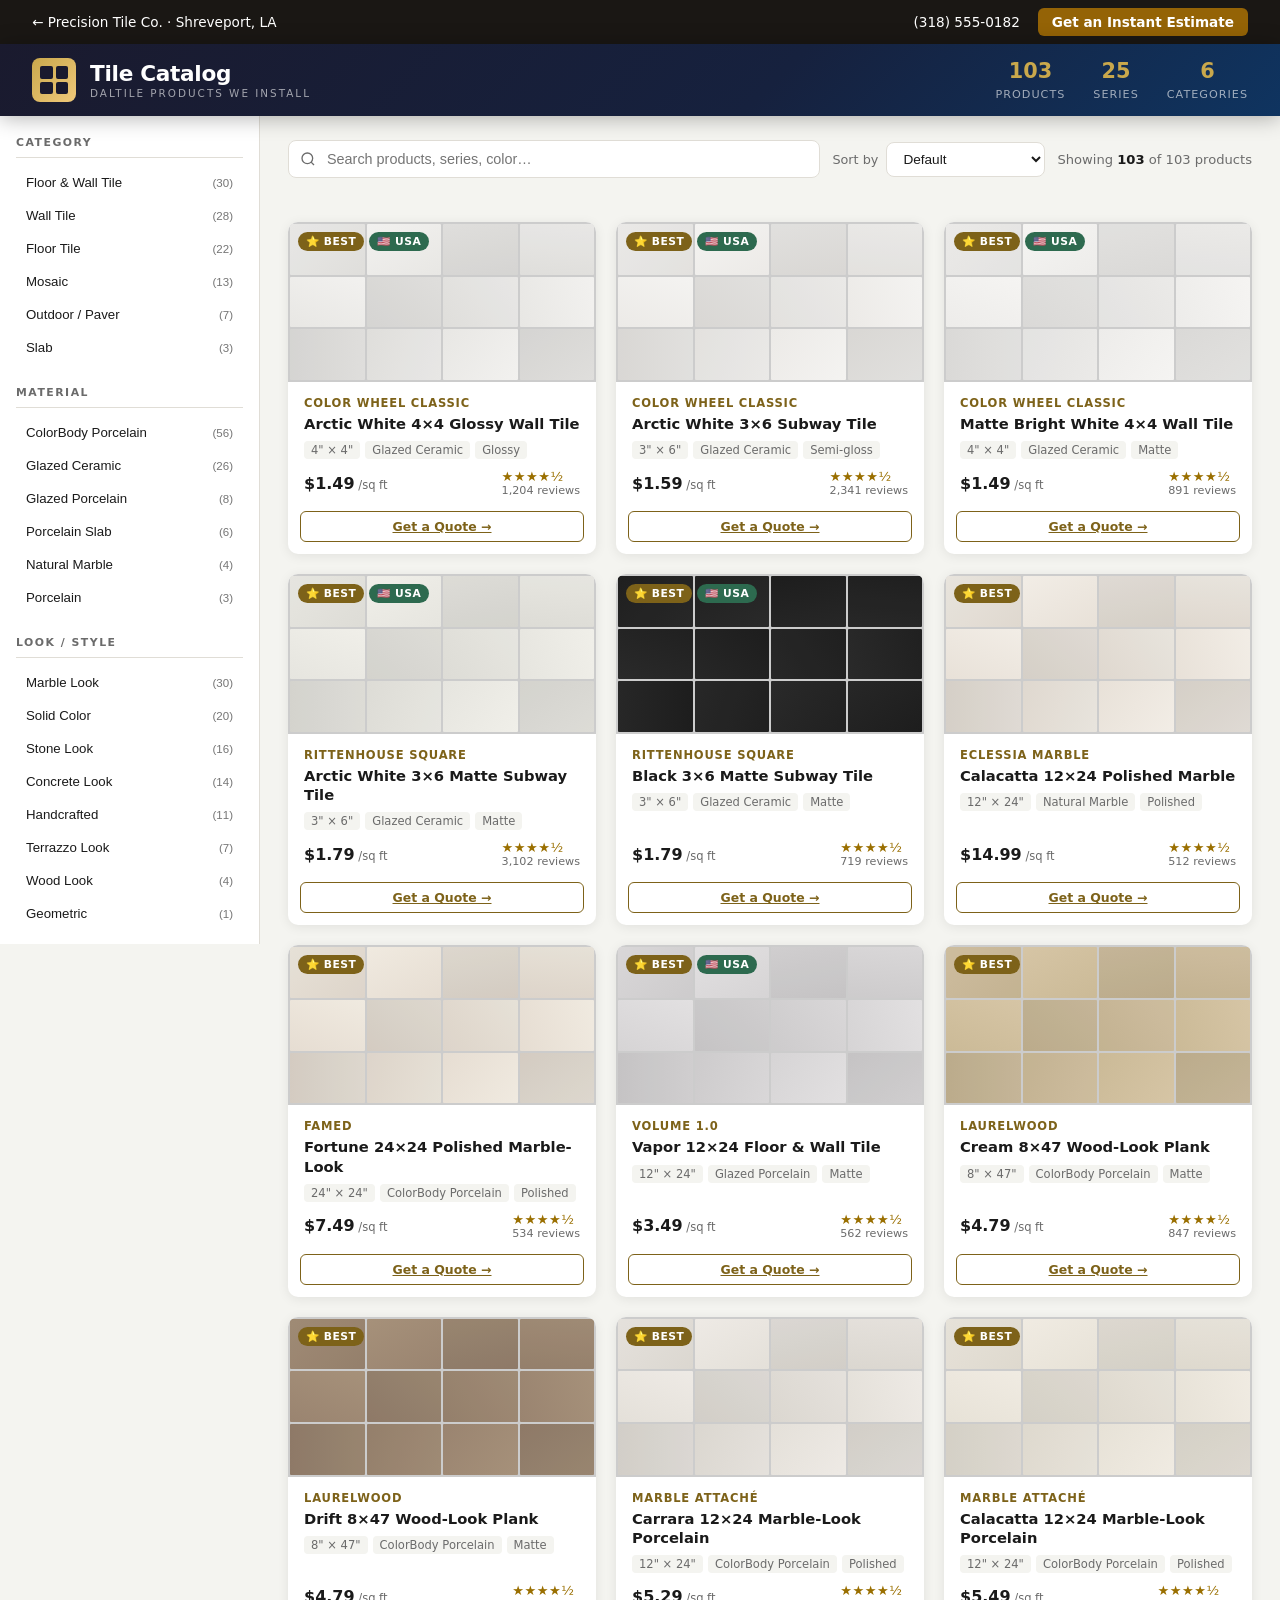
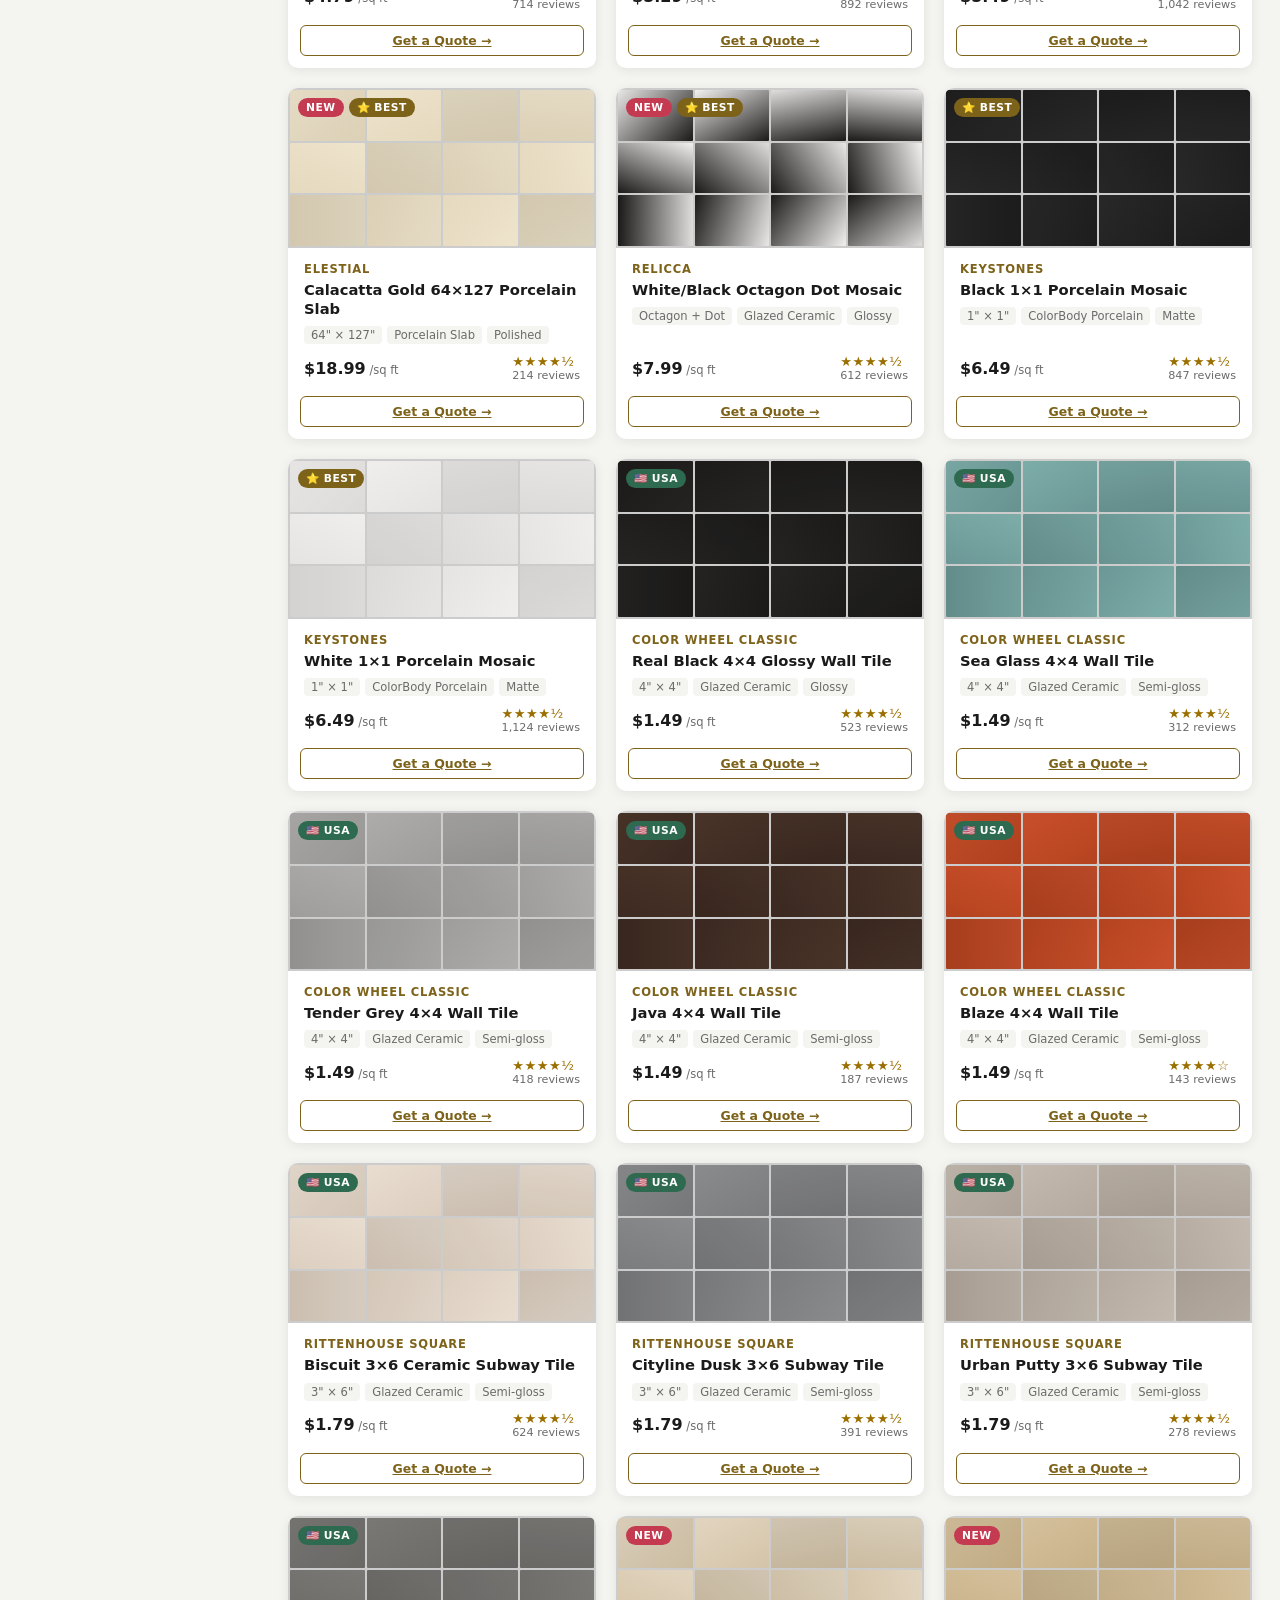
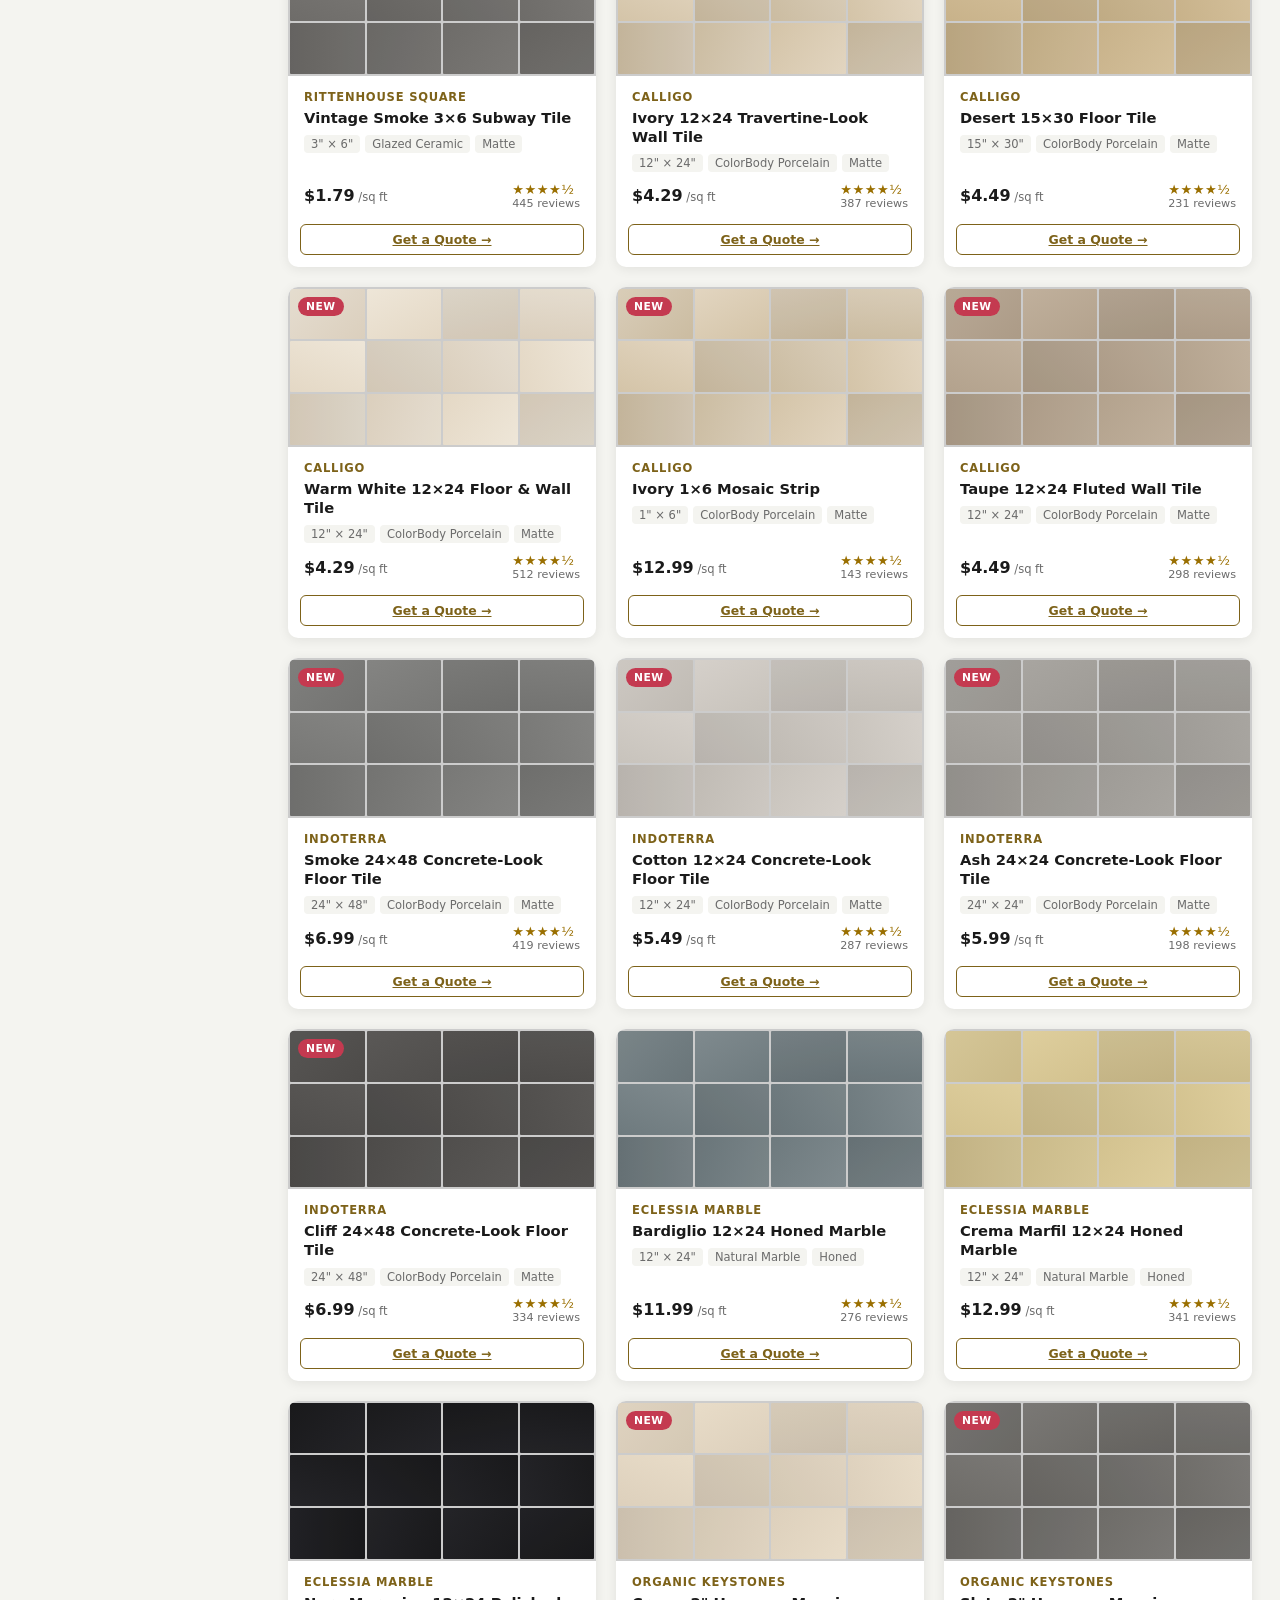
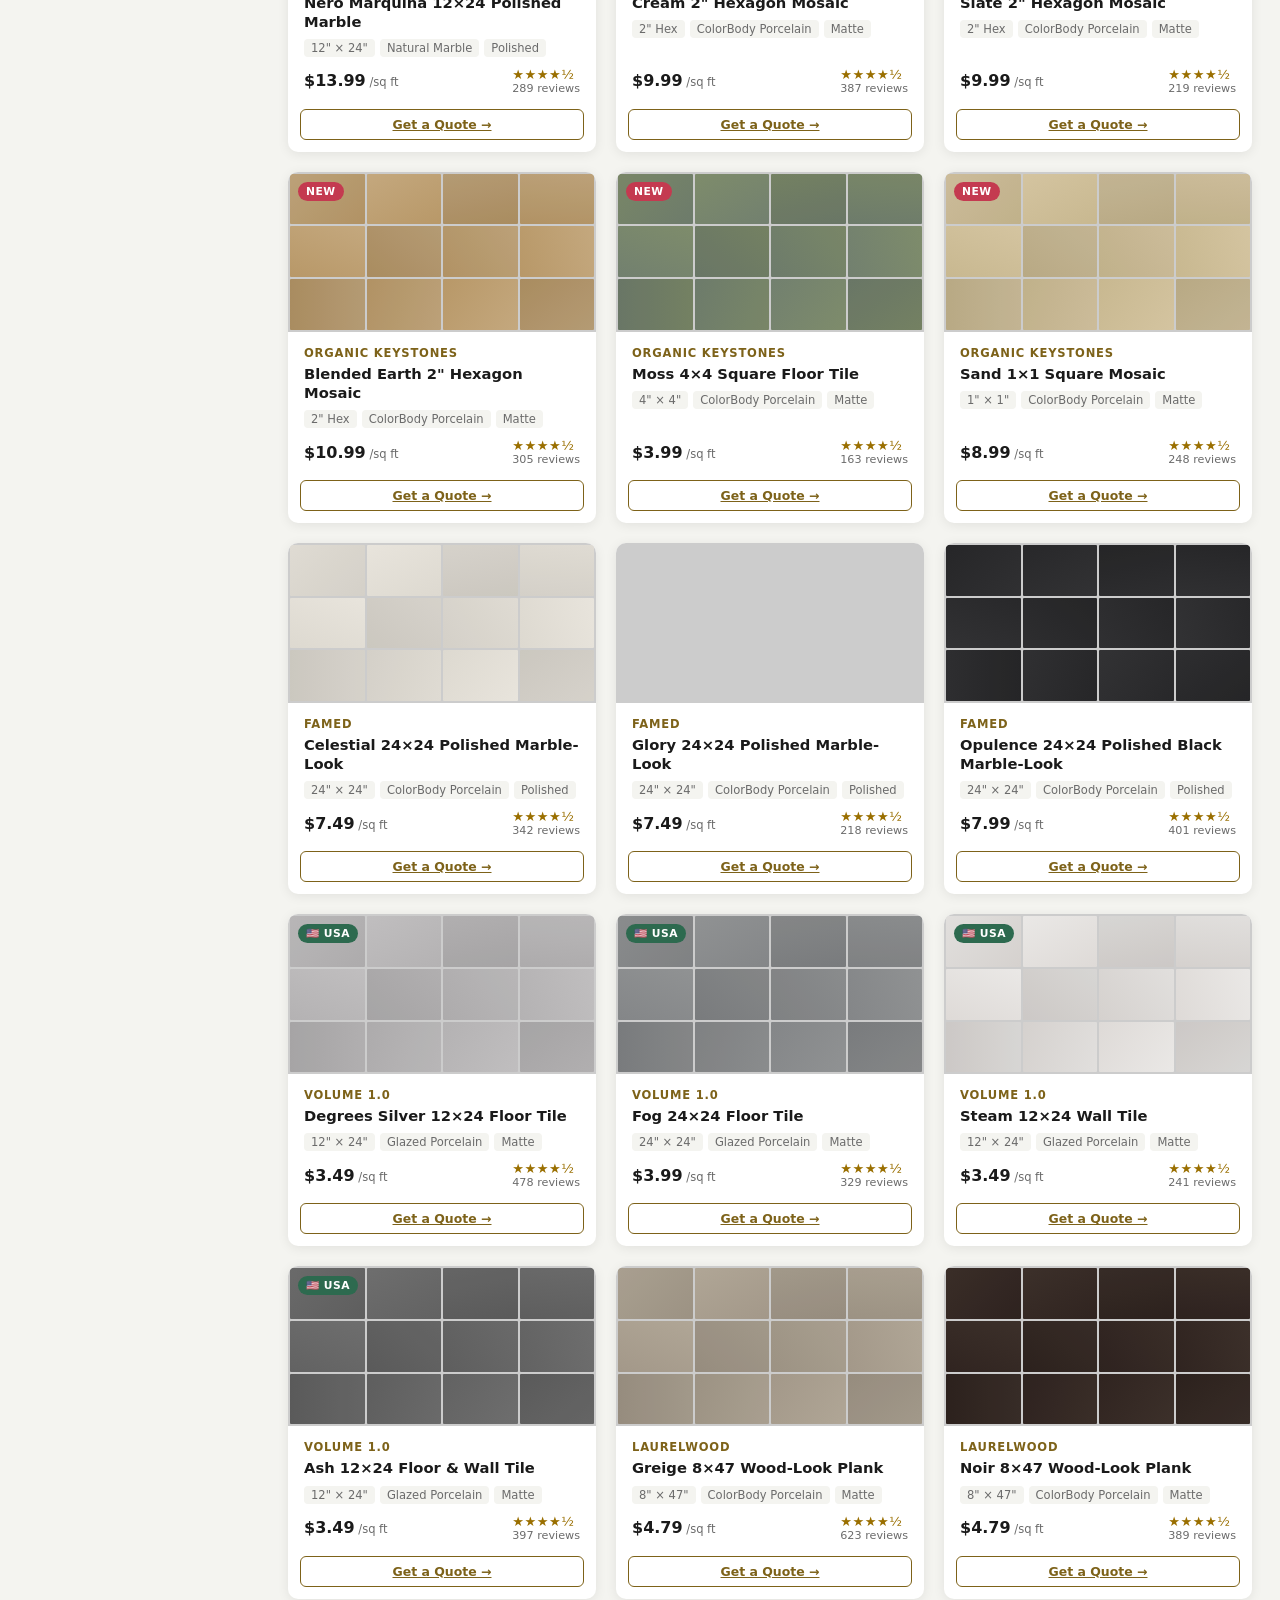
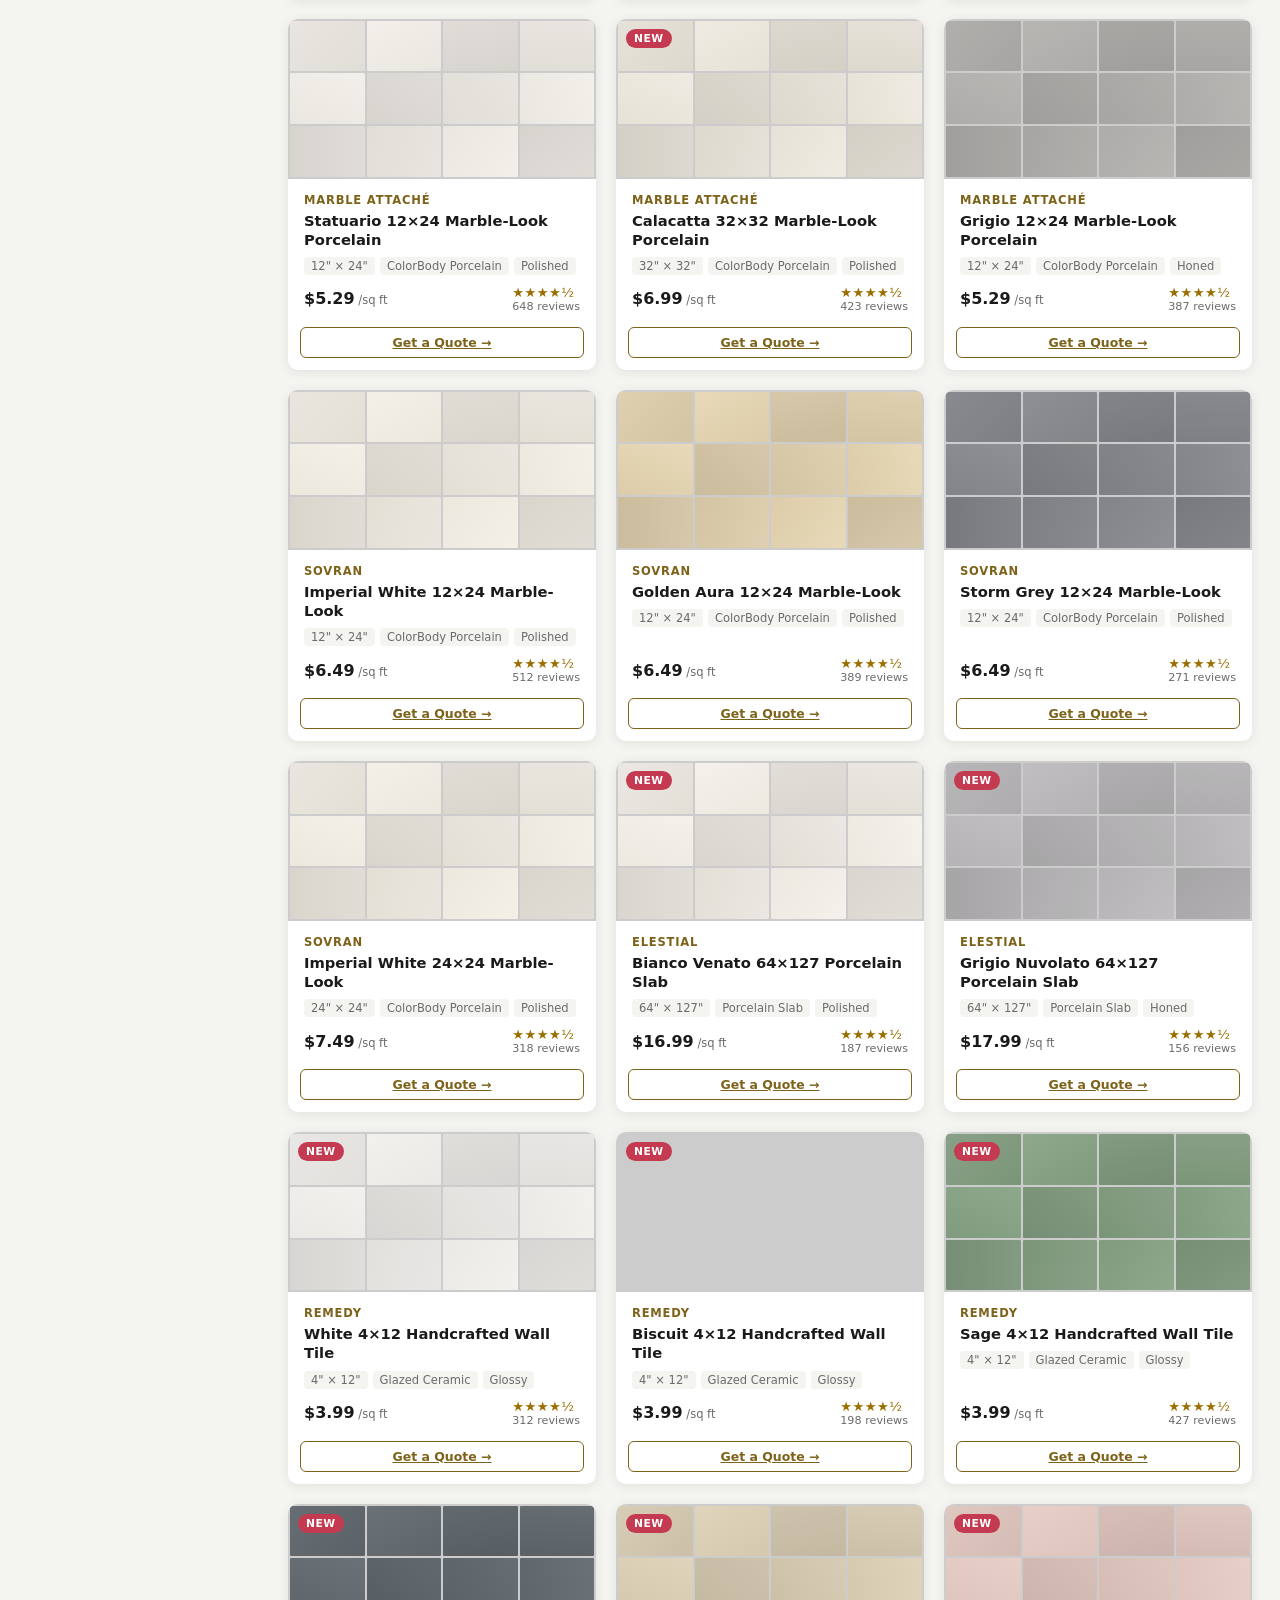
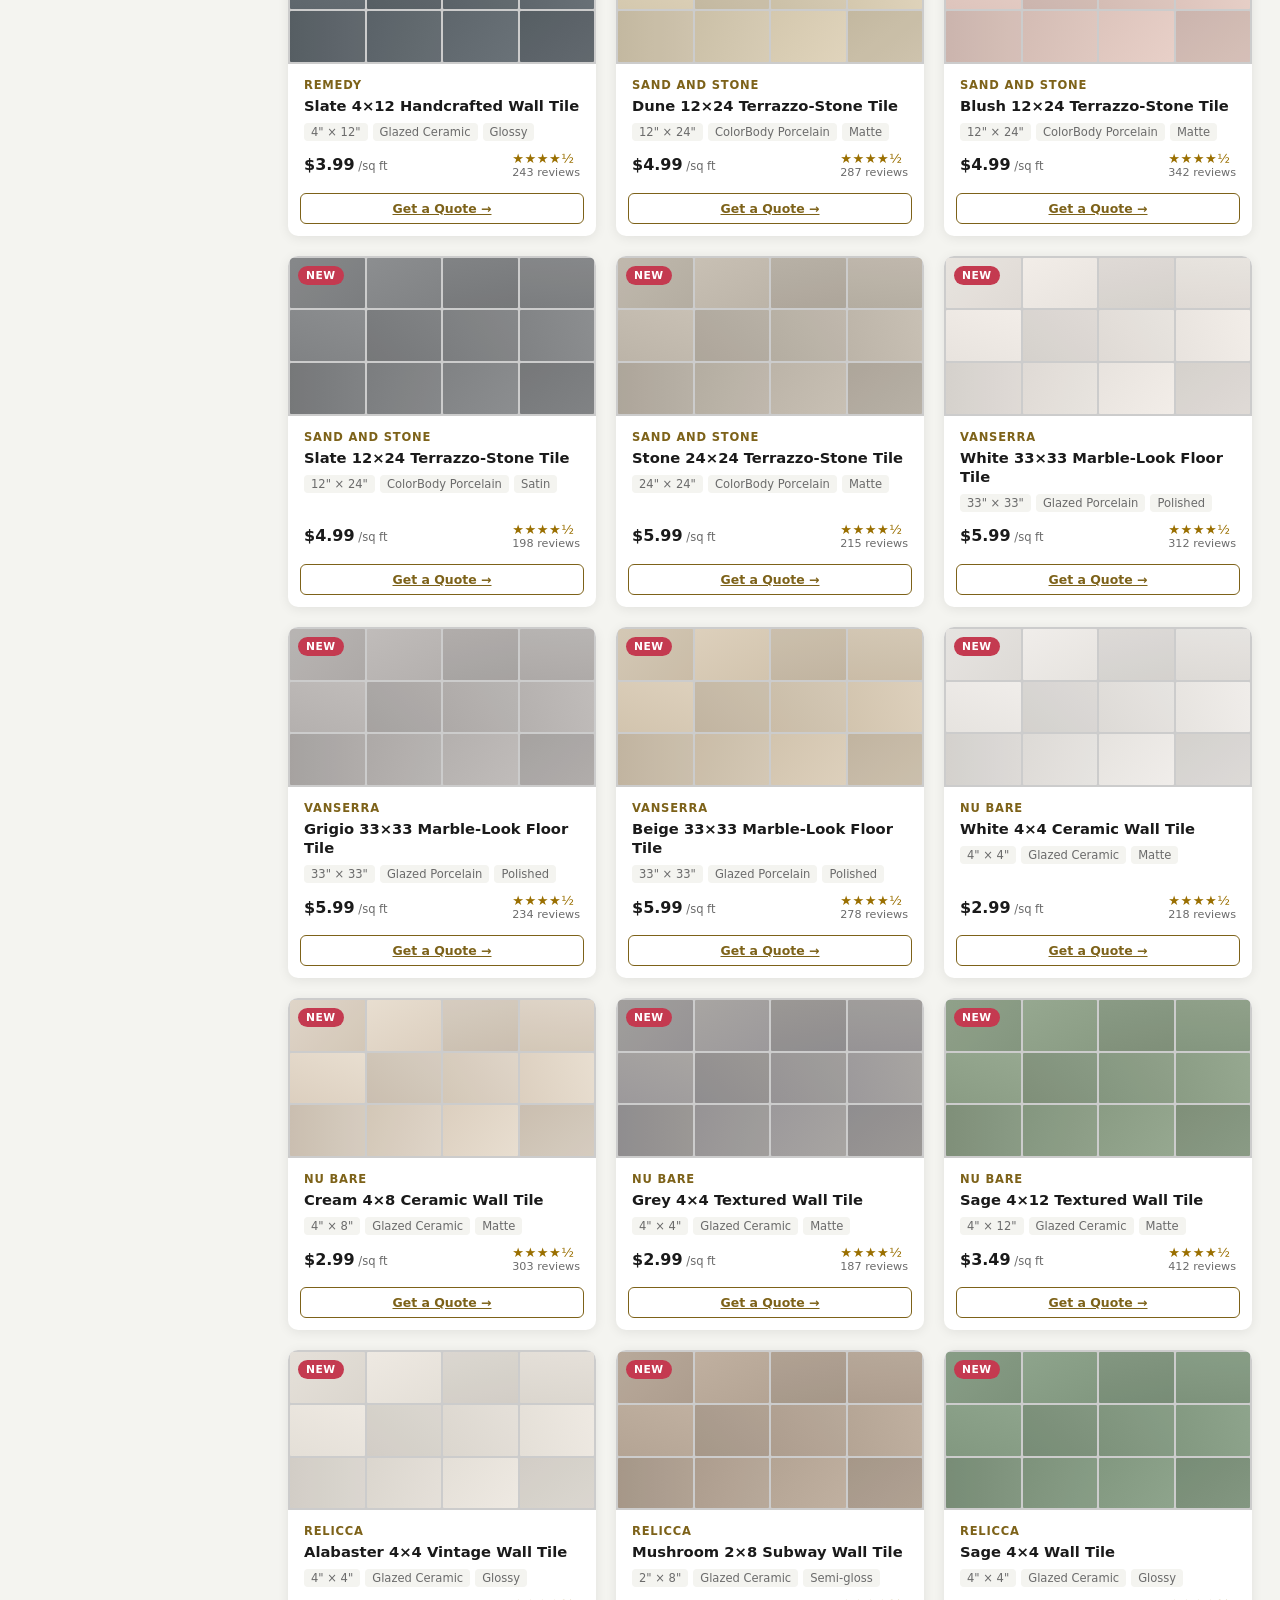
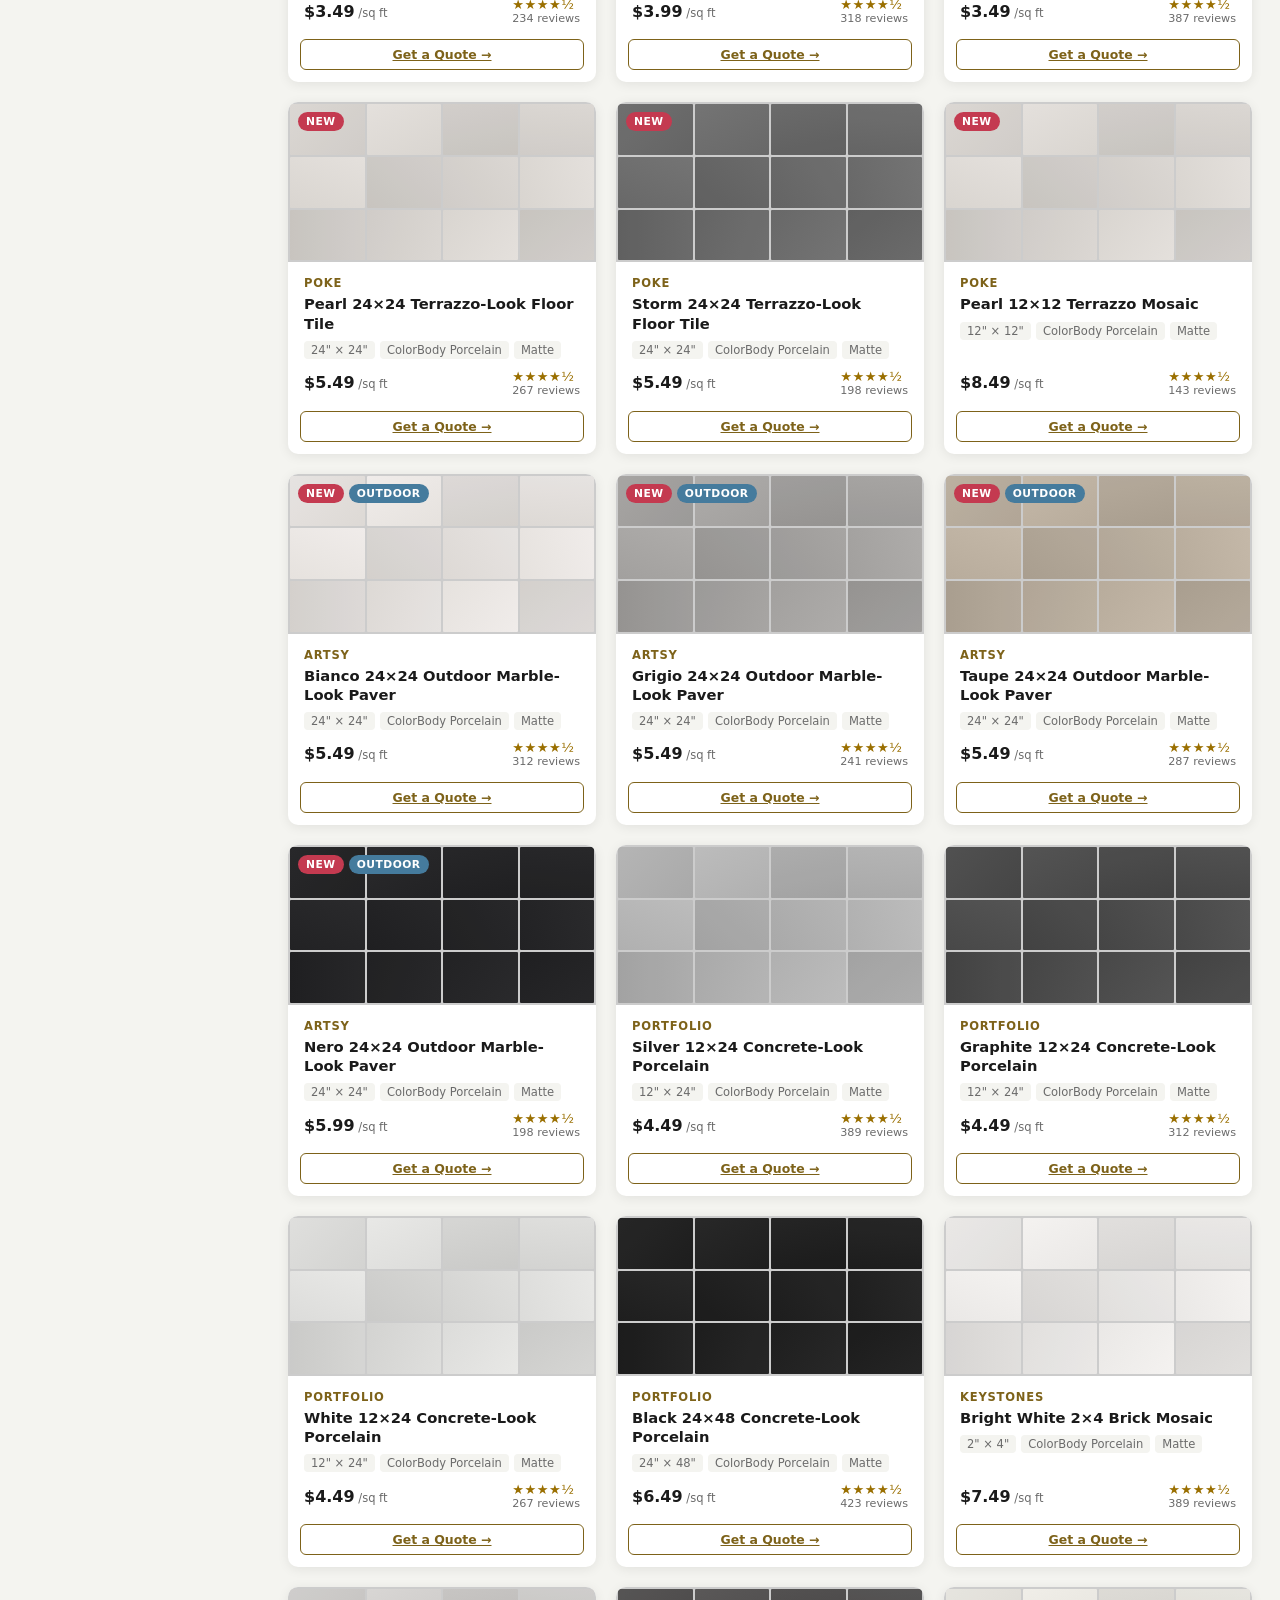
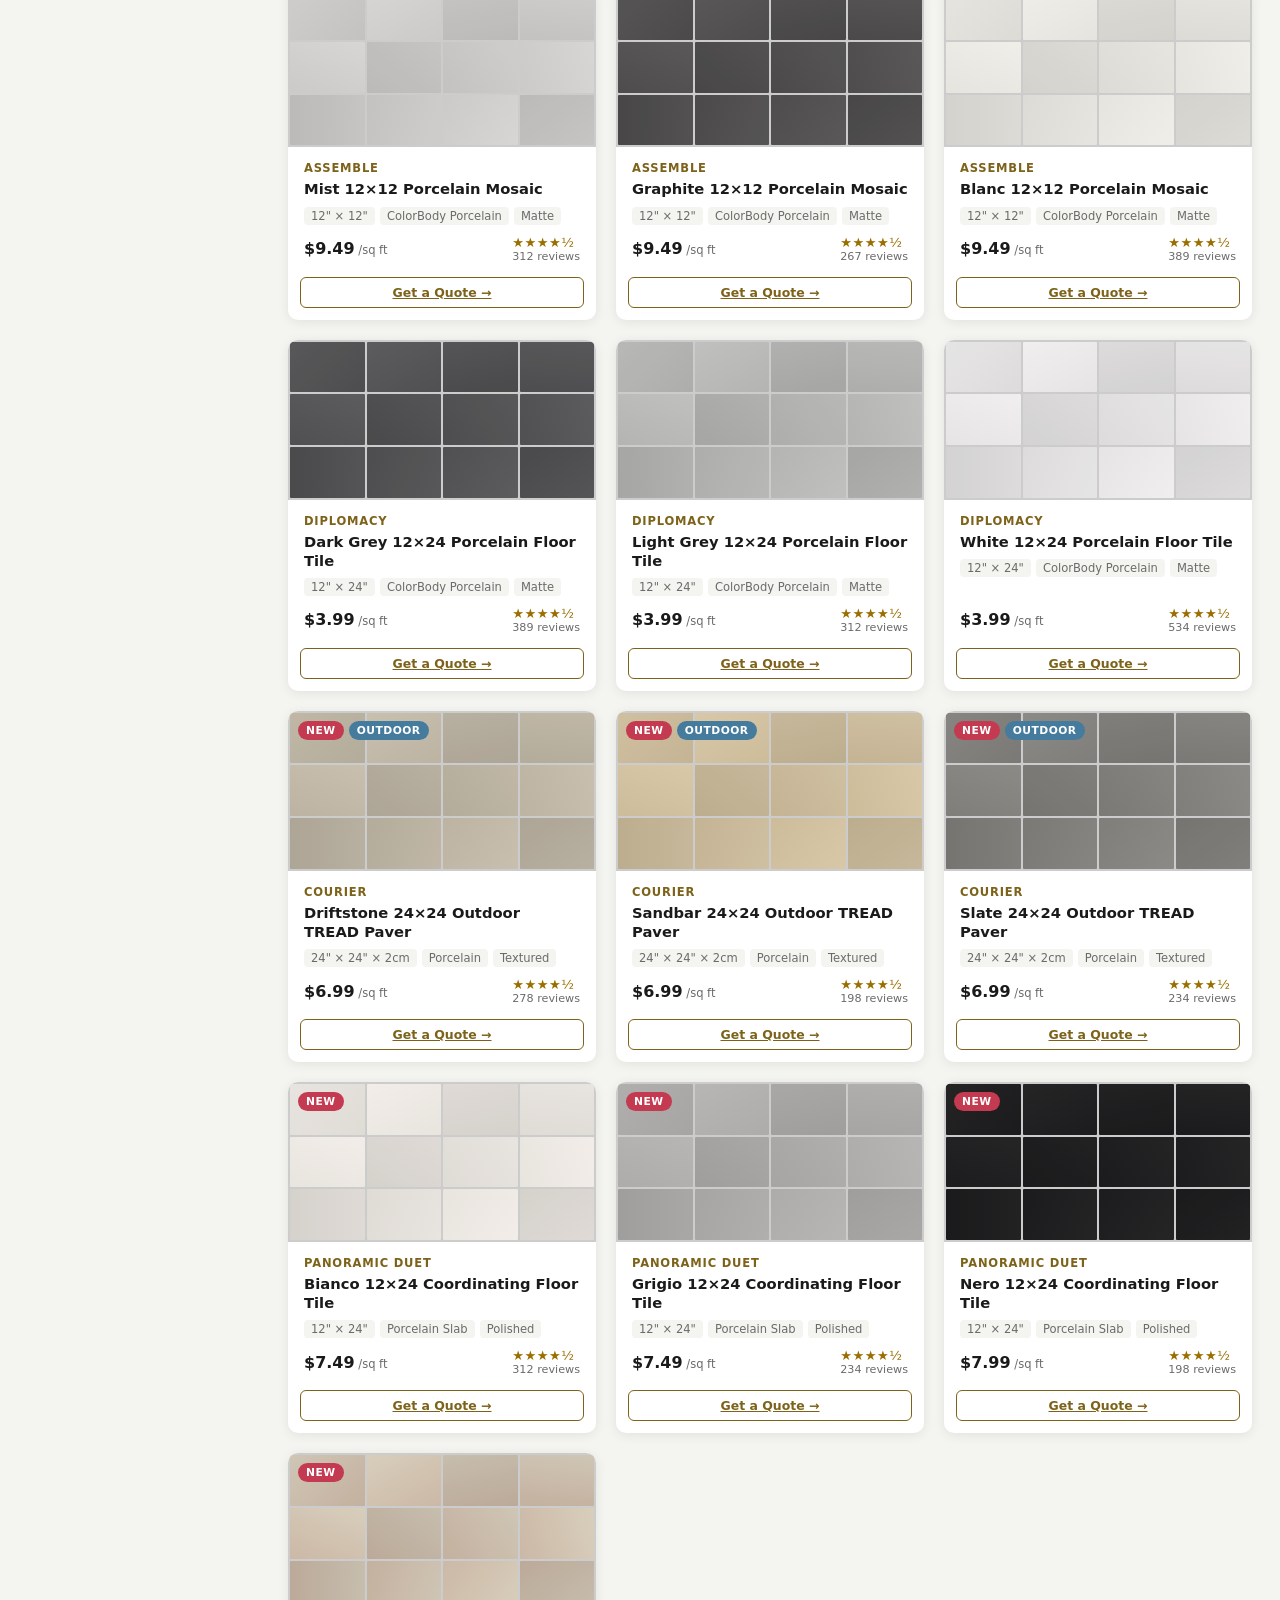
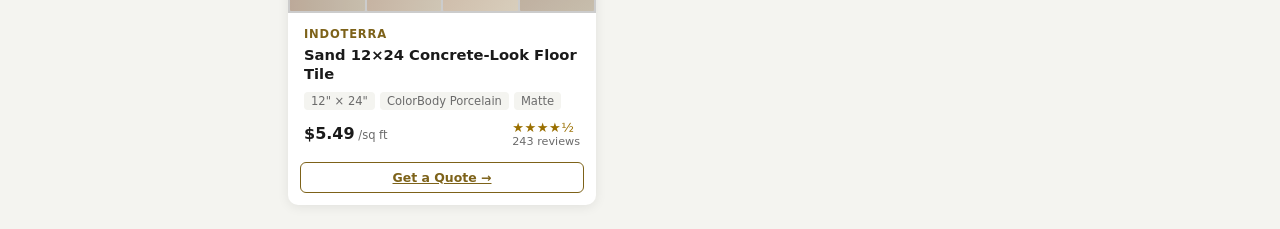
<file: daltile-catalog/index.html>
<!DOCTYPE html>
<html lang="en">
<head>
<meta charset="UTF-8"/>
<meta name="viewport" content="width=device-width, initial-scale=1.0"/>
<title>Tile Catalog: Daltile Products We Install | Precision Tile Co. — Shreveport, LA</title>
<meta name="description" content="Browse 100+ Daltile floor, wall and backsplash tiles installed by Precision Tile Co. in Shreveport and Bossier City. Filter by room, material and price, then get an instant installation estimate."/>
<link rel="canonical" href="https://tilers.vercel.app/daltile-catalog/"/>
<meta property="og:type" content="website"/>
<meta property="og:url" content="https://tilers.vercel.app/daltile-catalog/"/>
<meta property="og:title" content="Tile Catalog | Precision Tile Co."/>
<meta property="og:description" content="Browse Daltile products we install across the ArkLaTex and get an instant installation estimate."/>
<link rel="icon" href="../favicon.svg" type="image/svg+xml"/>
<style>
  *, *::before, *::after { box-sizing: border-box; margin: 0; padding: 0; }

  :root {
    --brand:      #1a1a2e;
    --brand-mid:  #16213e;
    --accent:     #e94560;
    --gold:       #c9a84c;
    --bg:         #f4f4f0;
    --card-bg:    #ffffff;
    --text:       #1a1a1a;
    --text-muted: #6b6b6b;
    --gold-ink:   #7d6219;  /* gold for text/fills on white: WCAG AA */
    --accent-ink: #c43a50;  /* red fill behind white text: WCAG AA */
    --border:     #e0ddd6;
    --sidebar-w:  260px;
    --radius:     10px;
    --shadow:     0 2px 12px rgba(0,0,0,.08);
    --shadow-hover: 0 8px 32px rgba(0,0,0,.15);
  }

  html { scroll-behavior: smooth; }
  body { font-family: 'Segoe UI', system-ui, -apple-system, sans-serif; background: var(--bg); color: var(--text); min-height: 100vh; }

  /* ── SITE BAR (links back to the main site) ── */
  .site-bar {
    background: #1a1714; color: rgba(255,255,255,.8);
    display: flex; align-items: center; justify-content: space-between; gap: 16px;
    padding: 8px 32px; font-size: .85rem; flex-wrap: wrap;
  }
  .site-bar a { color: #fff; text-decoration: none; }
  .site-bar a:hover { text-decoration: underline; }
  .site-bar__links { display: flex; gap: 18px; align-items: center; flex-wrap: wrap; }
  .site-bar__cta { background: #946306; padding: 6px 14px; border-radius: 6px; font-weight: 600; }
  .skip-link { position: absolute; left: 1rem; top: -100px; z-index: 1000; background: #1a1714; color: #fff; padding: .75rem 1.25rem; border-radius: 6px; }
  .skip-link:focus { top: 1rem; }
  a:focus-visible, button:focus-visible, input:focus-visible, select:focus-visible { outline: 3px solid #c8860a; outline-offset: 2px; }
  @media (prefers-reduced-motion: reduce) { html { scroll-behavior: auto; } *, *::before, *::after { transition-duration: .01ms !important; animation-duration: .01ms !important; } }

  /* ── HEADER ── */
  header {
    background: linear-gradient(135deg, var(--brand) 0%, var(--brand-mid) 60%, #0f3460 100%);
    color: #fff; padding: 0 32px;
    display: flex; align-items: center; justify-content: space-between;
    gap: 24px; min-height: 72px;
    box-shadow: 0 2px 20px rgba(0,0,0,.3);
    position: sticky; top: 0; z-index: 100;
  }
  .logo { display: flex; align-items: center; gap: 14px; }
  .logo-icon {
    width: 44px; height: 44px; border-radius: 8px;
    background: linear-gradient(135deg, var(--gold), #f0c97a);
    display: grid; grid-template-columns: 1fr 1fr; gap: 3px; padding: 8px;
  }
  .logo-icon span { background: var(--brand); border-radius: 2px; }
  .logo h1 { font-size: 1.35rem; font-weight: 700; letter-spacing: -.3px; }
  .logo h1 small { display: block; font-size: .65rem; font-weight: 400; color: rgba(255,255,255,.6); letter-spacing: 2px; text-transform: uppercase; margin-top: 1px; }
  .header-stats { display: flex; gap: 28px; }
  .stat { text-align: center; }
  .stat strong { display: block; font-size: 1.3rem; font-weight: 700; color: var(--gold); }
  .stat span { font-size: .7rem; color: rgba(255,255,255,.6); text-transform: uppercase; letter-spacing: 1px; }

  /* ── LAYOUT ── */
  .layout { display: flex; min-height: calc(100vh - 72px); }

  /* ── SIDEBAR ── */
  aside {
    width: var(--sidebar-w); flex-shrink: 0;
    background: var(--card-bg); border-right: 1px solid var(--border);
    padding: 20px 16px; position: sticky; top: 72px;
    height: calc(100vh - 72px); overflow-y: auto;
  }
  aside::-webkit-scrollbar { width: 4px; }
  aside::-webkit-scrollbar-thumb { background: var(--border); border-radius: 4px; }

  .filter-section { margin-bottom: 24px; }
  .filter-section h3 {
    font-size: .68rem; font-weight: 700; text-transform: uppercase;
    letter-spacing: 1.5px; color: var(--text-muted); margin-bottom: 10px;
    padding-bottom: 8px; border-bottom: 1px solid var(--border);
  }
  .filter-options { display: flex; flex-direction: column; gap: 4px; }
  .filter-btn {
    display: flex; align-items: center; justify-content: space-between;
    padding: 7px 10px; border-radius: 6px; border: none; background: transparent;
    font-size: .83rem; color: var(--text); cursor: pointer; text-align: left;
    transition: background .15s, color .15s;
  }
  .filter-btn:hover { background: var(--bg); }
  .filter-btn.active { background: var(--brand); color: #fff; }
  .filter-btn .count { font-size: .72rem; color: inherit; opacity: .6; }
  .filter-btn.active .count { opacity: .8; }

  .clear-btn {
    width: 100%; padding: 8px; border: 1px solid var(--border); border-radius: 6px;
    background: transparent; color: var(--text-muted); font-size: .8rem; cursor: pointer;
    transition: all .15s; margin-top: 8px;
  }
  .clear-btn:hover { border-color: var(--accent); color: var(--accent); }

  /* ── MAIN ── */
  main { flex: 1; padding: 24px 28px; min-width: 0; }

  /* ── TOOLBAR ── */
  .toolbar {
    display: flex; align-items: center; gap: 12px;
    margin-bottom: 24px; flex-wrap: wrap;
  }
  .search-wrap { flex: 1; min-width: 220px; position: relative; }
  .search-wrap svg { position: absolute; left: 12px; top: 50%; transform: translateY(-50%); color: var(--text-muted); pointer-events: none; }
  #search {
    width: 100%; padding: 10px 12px 10px 38px;
    border: 1.5px solid var(--border); border-radius: 8px;
    font-size: .9rem; background: var(--card-bg); color: var(--text);
    transition: border-color .2s;
  }
  #search:focus { outline: none; border-color: var(--brand); }
  .sort-wrap { display: flex; align-items: center; gap: 8px; }
  .sort-wrap label { font-size: .8rem; color: var(--text-muted); white-space: nowrap; }
  #sort {
    padding: 8px 12px; border: 1.5px solid var(--border); border-radius: 8px;
    font-size: .85rem; background: var(--card-bg); color: var(--text); cursor: pointer;
  }
  #sort:focus { outline: none; border-color: var(--brand); }
  .results-count { font-size: .82rem; color: var(--text-muted); white-space: nowrap; }
  .results-count strong { color: var(--text); }

  /* ── ACTIVE FILTERS ── */
  .active-filters { display: flex; gap: 8px; flex-wrap: wrap; margin-bottom: 20px; }
  .filter-tag {
    display: inline-flex; align-items: center; gap: 6px;
    padding: 4px 10px; border-radius: 20px;
    background: var(--brand); color: #fff; font-size: .76rem;
  }
  .filter-tag button { background: none; border: none; color: #fff; cursor: pointer; opacity: .7; padding: 0; line-height: 1; font-size: .9rem; }
  .filter-tag button:hover { opacity: 1; }

  /* ── GRID ── */
  .grid {
    display: grid;
    grid-template-columns: repeat(auto-fill, minmax(240px, 1fr));
    gap: 20px;
  }

  /* ── PRODUCT CARD ── */
  .card {
    background: var(--card-bg); border-radius: var(--radius);
    box-shadow: var(--shadow); overflow: hidden; cursor: pointer;
    transition: transform .2s, box-shadow .2s;
    display: flex; flex-direction: column;
  }
  .card:hover { transform: translateY(-4px); box-shadow: var(--shadow-hover); }

  .swatch {
    height: 160px; position: relative; overflow: hidden;
    display: flex; align-items: center; justify-content: center;
  }
  .swatch-inner {
    position: absolute; inset: 0;
    transition: transform .4s ease;
  }
  .card:hover .swatch-inner { transform: scale(1.04); }
  .swatch-tile {
    position: absolute; inset: 0;
    display: grid; grid-template-columns: repeat(4, 1fr);
    grid-template-rows: repeat(3, 1fr); gap: 2px;
    padding: 2px; background: #e0ddd6;
  }
  .swatch-tile span { border-radius: 1px; }

  .badges { position: absolute; top: 10px; left: 10px; display: flex; gap: 5px; flex-wrap: wrap; }
  .badge {
    padding: 3px 8px; border-radius: 20px; font-size: .67rem;
    font-weight: 700; text-transform: uppercase; letter-spacing: .5px;
  }
  .badge-new     { background: var(--accent-ink);  color: #fff; }
  .badge-best    { background: var(--gold-ink);    color: #fff; }
  .badge-usa     { background: #2d6a4f;        color: #fff; }
  .badge-outdoor { background: #457b9d;        color: #fff; }

  .card-body { padding: 14px 16px; flex: 1; display: flex; flex-direction: column; }
  .series-name { font-size: .72rem; font-weight: 600; color: var(--gold-ink); text-transform: uppercase; letter-spacing: .8px; margin-bottom: 4px; }
  .card-name { font-size: .92rem; font-weight: 600; color: var(--text); line-height: 1.3; margin-bottom: 8px; }
  .specs { display: flex; flex-wrap: wrap; gap: 5px; margin-bottom: 10px; }
  .spec { padding: 2px 7px; border-radius: 4px; background: var(--bg); font-size: .72rem; color: var(--text-muted); }
  .card-footer { display: flex; align-items: center; justify-content: space-between; margin-top: auto; }
  .price { font-size: 1rem; font-weight: 700; color: var(--text); }
  .price-unit { font-size: .72rem; font-weight: 400; color: var(--text-muted); }
  .stars { color: #9a6f00; font-size: .82rem; letter-spacing: .5px; }
  .review-count { font-size: .7rem; color: var(--text-muted); }
  .card-cta { padding: 0 12px 12px; }
  .card-quote-link {
    display: block; width: 100%; text-align: center;
    padding: 7px 10px; border-radius: 6px;
    font-size: .78rem; font-weight: 600;
    color: var(--gold-ink); border: 1.5px solid var(--gold-ink);
    background: transparent; transition: all .15s;
  }
  .card-quote-link:hover { background: var(--gold-ink); color: #fff; }

  /* ── EMPTY STATE ── */
  .empty { text-align: center; padding: 80px 20px; color: var(--text-muted); }
  .empty svg { opacity: .2; margin-bottom: 16px; }
  .empty h3 { font-size: 1.1rem; margin-bottom: 8px; color: var(--text); }

  /* ── MODAL ── */
  .modal-backdrop {
    position: fixed; inset: 0; background: rgba(0,0,0,.55);
    z-index: 200; display: none; align-items: center; justify-content: center;
    padding: 20px;
  }
  .modal-backdrop.open { display: flex; }
  .modal {
    background: var(--card-bg); border-radius: 14px;
    max-width: 820px; width: 100%; max-height: 90vh; overflow-y: auto;
    box-shadow: 0 24px 80px rgba(0,0,0,.3);
    animation: slideUp .25s ease;
  }
  @keyframes slideUp { from { transform: translateY(20px); opacity: 0; } to { transform: translateY(0); opacity: 1; } }

  .modal-inner { display: flex; flex-direction: column; }
  .modal-hero { height: 280px; position: relative; border-radius: 14px 14px 0 0; overflow: hidden; }
  .modal-hero-swatch { position: absolute; inset: 0; display: grid; grid-template-columns: repeat(8, 1fr); grid-template-rows: repeat(5, 1fr); gap: 3px; padding: 3px; background: #ddd; }
  .modal-hero-swatch span { border-radius: 2px; }
  .modal-body { padding: 28px 32px; }
  .modal-series { font-size: .8rem; font-weight: 700; color: var(--gold-ink); text-transform: uppercase; letter-spacing: 1px; margin-bottom: 6px; }
  .modal-title { font-size: 1.6rem; font-weight: 700; margin-bottom: 12px; line-height: 1.2; }
  .modal-badges { display: flex; gap: 8px; flex-wrap: wrap; margin-bottom: 18px; }
  .modal-desc { font-size: .92rem; color: var(--text-muted); line-height: 1.65; margin-bottom: 24px; }

  .modal-specs-grid {
    display: grid; grid-template-columns: repeat(3, 1fr); gap: 16px;
    margin-bottom: 24px;
  }
  .spec-item { background: var(--bg); border-radius: 8px; padding: 12px; }
  .spec-item .label { font-size: .7rem; text-transform: uppercase; letter-spacing: 1px; color: var(--text-muted); margin-bottom: 4px; }
  .spec-item .value { font-size: .92rem; font-weight: 600; color: var(--text); }

  .modal-apps { margin-bottom: 24px; }
  .modal-apps h4 { font-size: .78rem; text-transform: uppercase; letter-spacing: 1px; color: var(--text-muted); margin-bottom: 10px; }
  .app-tags { display: flex; flex-wrap: wrap; gap: 8px; }
  .app-tag { padding: 5px 12px; border: 1px solid var(--border); border-radius: 20px; font-size: .8rem; color: var(--text); }

  .modal-footer {
    display: flex; align-items: center; justify-content: space-between;
    padding: 20px 32px; border-top: 1px solid var(--border);
    background: var(--bg); border-radius: 0 0 14px 14px;
    flex-wrap: wrap; gap: 14px;
  }
  .modal-price { font-size: 1.5rem; font-weight: 700; }
  .modal-price small { font-size: .85rem; font-weight: 400; color: var(--text-muted); }
  .modal-rating { display: flex; align-items: center; gap: 8px; }
  .modal-stars { color: #f4b400; font-size: 1rem; }
  .modal-quote-cta {
    display: inline-flex; align-items: center; gap: 7px;
    padding: 11px 22px; border-radius: 8px;
    background: var(--accent); color: #fff;
    font-size: .9rem; font-weight: 700;
    transition: opacity .15s;
  }
  .modal-quote-cta:hover { opacity: .88; }
  .modal-close {
    position: absolute; top: 14px; right: 14px;
    width: 36px; height: 36px; border-radius: 50%;
    background: rgba(0,0,0,.45); border: none; color: #fff;
    font-size: 1.1rem; cursor: pointer; display: flex; align-items: center;
    justify-content: center; transition: background .15s;
  }
  .modal-close:hover { background: rgba(0,0,0,.7); }

  /* ── RESPONSIVE ── */
  @media (max-width: 900px) {
    aside { display: none; }
    .layout { display: block; }
    main { padding: 16px; }
  }
  @media (max-width: 600px) {
    header { padding: 12px 16px; }
    .header-stats { display: none; }
    .modal-specs-grid { grid-template-columns: 1fr 1fr; }
    .modal-body { padding: 20px; }
    .modal-footer { padding: 16px 20px; flex-direction: column; gap: 12px; align-items: flex-start; }
  }
</style>
</head>
<body>

<a href="#main" class="skip-link">Skip to products</a>
<div class="site-bar">
  <a href="../">← Precision Tile Co. · Shreveport, LA</a>
  <div class="site-bar__links">
    <a href="tel:+13185550182">(318) 555-0182</a>
    <a href="../quote.html" class="site-bar__cta">Get an Instant Estimate</a>
  </div>
</div>

<header>
  <div class="logo">
    <div class="logo-icon">
      <span></span><span></span><span></span><span></span>
    </div>
    <h1>Tile Catalog<small>Daltile products we install</small></h1>
  </div>
  <div class="header-stats">
    <div class="stat"><strong id="stat-total">—</strong><span>Products</span></div>
    <div class="stat"><strong id="stat-series">—</strong><span>Series</span></div>
    <div class="stat"><strong id="stat-cats">—</strong><span>Categories</span></div>
  </div>
</header>

<div class="layout">
  <aside id="sidebar">
    <div class="filter-section">
      <h3>Category</h3>
      <div class="filter-options" id="filter-category"></div>
    </div>
    <div class="filter-section">
      <h3>Material</h3>
      <div class="filter-options" id="filter-material"></div>
    </div>
    <div class="filter-section">
      <h3>Look / Style</h3>
      <div class="filter-options" id="filter-look"></div>
    </div>
    <div class="filter-section">
      <h3>Finish</h3>
      <div class="filter-options" id="filter-finish"></div>
    </div>
    <div class="filter-section">
      <h3>Series</h3>
      <div class="filter-options" id="filter-series"></div>
    </div>
    <div class="filter-section">
      <h3>Features</h3>
      <div class="filter-options" id="filter-features"></div>
    </div>
    <button class="clear-btn" onclick="clearAll()">Clear all filters</button>
  </aside>

  <main id="main">
    <div class="toolbar">
      <div class="search-wrap">
        <svg width="16" height="16" fill="none" stroke="currentColor" stroke-width="2" viewBox="0 0 24 24"><circle cx="11" cy="11" r="8"/><path d="m21 21-4.35-4.35"/></svg>
        <input id="search" type="text" placeholder="Search products, series, color…" oninput="applyFilters()"/>
      </div>
      <div class="sort-wrap">
        <label for="sort">Sort by</label>
        <select id="sort" onchange="applyFilters()">
          <option value="default">Default</option>
          <option value="price-asc">Price: Low → High</option>
          <option value="price-desc">Price: High → Low</option>
          <option value="rating">Highest Rated</option>
          <option value="reviews">Most Reviewed</option>
          <option value="name">Name A → Z</option>
          <option value="new">New First</option>
        </select>
      </div>
      <div class="results-count" id="results-count"></div>
    </div>
    <div class="active-filters" id="active-filters"></div>
    <div class="grid" id="grid"></div>
    <div class="empty" id="empty" style="display:none">
      <svg width="64" height="64" fill="none" stroke="currentColor" stroke-width="1.5" viewBox="0 0 24 24"><path d="M21 21l-4.35-4.35M17 11A6 6 0 1 1 5 11a6 6 0 0 1 12 0z"/></svg>
      <h3>No products match your filters</h3>
      <p>Try adjusting your search or clearing some filters.</p>
    </div>
  </main>
</div>

<!-- MODAL -->
<div class="modal-backdrop" id="modal-backdrop" onclick="closeModal(event)">
  <div class="modal" id="modal">
    <div class="modal-inner">
      <div class="modal-hero" id="modal-hero">
        <div class="modal-hero-swatch" id="modal-hero-swatch"></div>
        <button class="modal-close" onclick="closeModalDirect()">✕</button>
      </div>
      <div class="modal-body">
        <div class="modal-series" id="modal-series"></div>
        <div class="modal-title" id="modal-title"></div>
        <div class="modal-badges" id="modal-badges"></div>
        <div class="modal-desc" id="modal-desc"></div>
        <div class="modal-specs-grid" id="modal-specs"></div>
        <div class="modal-apps">
          <h4>Best For</h4>
          <div class="app-tags" id="modal-apps"></div>
        </div>
      </div>
      <div class="modal-footer">
        <div>
          <div class="modal-price" id="modal-price"></div>
          <div style="font-size:.75rem;color:var(--text-muted);margin-top:2px;" id="modal-coverage"></div>
        </div>
        <div class="modal-rating">
          <div class="modal-stars" id="modal-stars"></div>
          <div style="font-size:.82rem;color:var(--text-muted)" id="modal-reviews"></div>
        </div>
        <a href="#" id="modal-quote-btn" class="modal-quote-cta">Get a Quote →</a>
      </div>
    </div>
  </div>
</div>

<script>
let PRODUCTS = [];
let activeFilters = {};

/* ── LOAD & INIT ── */
PRODUCTS = [{"id":"CW01","series":"Color Wheel Classic","name":"Arctic White 4×4 Glossy Wall Tile","category":"Wall Tile","material":"Glazed Ceramic","look":"Solid Color","finish":"Glossy","size":"4\" × 4\"","coverage":"12.5 sq ft / case","price":1.49,"rating":4.8,"reviews":1204,"color":"#F2F1EF","color2":"#E8E7E4","sku":"0W0011P31","made_in_usa":true,"new":false,"bestseller":true,"applications":["Bathroom walls","Kitchen backsplash","Shower walls"],"description":"A timeless classic, this bright white glazed ceramic tile brings clean, crisp elegance to any wall application. Available in a wide range of colors and mosaic patterns."},{"id":"CW02","series":"Color Wheel Classic","name":"Arctic White 3×6 Subway Tile","category":"Wall Tile","material":"Glazed Ceramic","look":"Solid Color","finish":"Semi-gloss","size":"3\" × 6\"","coverage":"12.5 sq ft / case","price":1.59,"rating":4.9,"reviews":2341,"color":"#F4F3F1","color2":"#ECEAE7","sku":"0W00361P1","made_in_usa":true,"new":false,"bestseller":true,"applications":["Kitchen backsplash","Bathroom walls","Shower"],"description":"The quintessential subway tile in bright Arctic White. Semi-gloss finish reflects light beautifully, making spaces feel larger and brighter."},{"id":"CW03","series":"Color Wheel Classic","name":"Real Black 4×4 Glossy Wall Tile","category":"Wall Tile","material":"Glazed Ceramic","look":"Solid Color","finish":"Glossy","size":"4\" × 4\"","coverage":"12.5 sq ft / case","price":1.49,"rating":4.7,"reviews":523,"color":"#1C1B1A","color2":"#252423","sku":"0B0011P31","made_in_usa":true,"new":false,"bestseller":false,"applications":["Accent walls","Bathroom walls","Kitchen backsplash"],"description":"Bold, dramatic black gloss tile that adds depth and sophistication. Perfect as an accent or statement wall tile."},{"id":"CW04","series":"Color Wheel Classic","name":"Sea Glass 4×4 Wall Tile","category":"Wall Tile","material":"Glazed Ceramic","look":"Solid Color","finish":"Semi-gloss","size":"4\" × 4\"","coverage":"12.5 sq ft / case","price":1.49,"rating":4.6,"reviews":312,"color":"#7DADA9","color2":"#6B9896","sku":"S10011P31","made_in_usa":true,"new":false,"bestseller":false,"applications":["Bathroom walls","Kitchen backsplash","Spa areas"],"description":"A soft seafoam aqua that evokes coastal tranquility. Pairs beautifully with natural wood tones and white trim."},{"id":"CW05","series":"Color Wheel Classic","name":"Tender Grey 4×4 Wall Tile","category":"Wall Tile","material":"Glazed Ceramic","look":"Solid Color","finish":"Semi-gloss","size":"4\" × 4\"","coverage":"12.5 sq ft / case","price":1.49,"rating":4.7,"reviews":418,"color":"#ADACAA","color2":"#9E9D9B","sku":"0133P11P3","made_in_usa":true,"new":false,"bestseller":false,"applications":["Bathroom walls","Laundry rooms","Kitchen backsplash"],"description":"A versatile warm grey that works with virtually any interior palette. The semi-gloss finish adds a subtle luminosity."},{"id":"CW06","series":"Color Wheel Classic","name":"Java 4×4 Wall Tile","category":"Wall Tile","material":"Glazed Ceramic","look":"Solid Color","finish":"Semi-gloss","size":"4\" × 4\"","coverage":"12.5 sq ft / case","price":1.49,"rating":4.5,"reviews":187,"color":"#4A3429","color2":"#3D2A21","sku":"0C0011P31","made_in_usa":true,"new":false,"bestseller":false,"applications":["Accent walls","Bathroom walls","Feature walls"],"description":"Rich espresso brown adds warmth and depth. Coordinate with other Color Wheel tones for a designer look."},{"id":"CW07","series":"Color Wheel Classic","name":"Blaze 4×4 Wall Tile","category":"Wall Tile","material":"Glazed Ceramic","look":"Solid Color","finish":"Semi-gloss","size":"4\" × 4\"","coverage":"12.5 sq ft / case","price":1.49,"rating":4.4,"reviews":143,"color":"#C94F2B","color2":"#B5431F","sku":"6243P11P3","made_in_usa":true,"new":false,"bestseller":false,"applications":["Accent walls","Kitchen backsplash","Feature walls"],"description":"A vibrant terracotta-inspired red-orange. Bold and spirited, perfect for a pop of color in any kitchen or bath."},{"id":"CW08","series":"Color Wheel Classic","name":"Matte Bright White 4×4 Wall Tile","category":"Wall Tile","material":"Glazed Ceramic","look":"Solid Color","finish":"Matte","size":"4\" × 4\"","coverage":"12.5 sq ft / case","price":1.49,"rating":4.8,"reviews":891,"color":"#F5F4F2","color2":"#EDECEA","sku":"0W0011P4M","made_in_usa":true,"new":false,"bestseller":true,"applications":["Bathroom walls","Kitchen backsplash","Shower walls"],"description":"A clean matte white that conceals water spots and fingerprints beautifully. Modern alternative to glossy finishes."},{"id":"RS01","series":"Rittenhouse Square","name":"Arctic White 3×6 Matte Subway Tile","category":"Wall Tile","material":"Glazed Ceramic","look":"Solid Color","finish":"Matte","size":"3\" × 6\"","coverage":"12.5 sq ft / case","price":1.79,"rating":4.8,"reviews":3102,"color":"#F0EFE9","color2":"#E6E5DF","sku":"0790361MOD","made_in_usa":true,"new":false,"bestseller":true,"applications":["Kitchen backsplash","Bathroom walls","Shower"],"description":"America's most trusted subway tile in a sophisticated matte finish. The Rittenhouse Square collection is a perennial bestseller with its timeless proportions and quality glaze."},{"id":"RS02","series":"Rittenhouse Square","name":"Biscuit 3×6 Ceramic Subway Tile","category":"Wall Tile","material":"Glazed Ceramic","look":"Solid Color","finish":"Semi-gloss","size":"3\" × 6\"","coverage":"12.5 sq ft / case","price":1.79,"rating":4.6,"reviews":624,"color":"#E8DDD0","color2":"#DDCFC0","sku":"0790361P21","made_in_usa":true,"new":false,"bestseller":false,"applications":["Kitchen backsplash","Bathroom walls","Shower"],"description":"A warm cream-biscuit tone that creates a soft, inviting aesthetic. Semi-gloss finish complements traditional and transitional designs."},{"id":"RS03","series":"Rittenhouse Square","name":"Cityline Dusk 3×6 Subway Tile","category":"Wall Tile","material":"Glazed Ceramic","look":"Solid Color","finish":"Semi-gloss","size":"3\" × 6\"","coverage":"12.5 sq ft / case","price":1.79,"rating":4.6,"reviews":391,"color":"#8A8B8D","color2":"#7B7C7E","sku":"0790361P4D","made_in_usa":true,"new":false,"bestseller":false,"applications":["Kitchen backsplash","Bathroom walls","Feature walls"],"description":"A medium tone grey with cool undertones. The Cityline shades bridge classic subway styling with a contemporary edge."},{"id":"RS04","series":"Rittenhouse Square","name":"Urban Putty 3×6 Subway Tile","category":"Wall Tile","material":"Glazed Ceramic","look":"Solid Color","finish":"Semi-gloss","size":"3\" × 6\"","coverage":"12.5 sq ft / case","price":1.79,"rating":4.5,"reviews":278,"color":"#C3B9AE","color2":"#B5AA9F","sku":"0790361P8U","made_in_usa":true,"new":false,"bestseller":false,"applications":["Kitchen backsplash","Bathroom walls"],"description":"A sophisticated taupe with warm undertones. Urban Putty brings an organic warmth to contemporary kitchen and bath applications."},{"id":"RS05","series":"Rittenhouse Square","name":"Vintage Smoke 3×6 Subway Tile","category":"Wall Tile","material":"Glazed Ceramic","look":"Solid Color","finish":"Matte","size":"3\" × 6\"","coverage":"12.5 sq ft / case","price":1.79,"rating":4.7,"reviews":445,"color":"#7A7875","color2":"#6E6C69","sku":"0790361MOV","made_in_usa":true,"new":false,"bestseller":false,"applications":["Kitchen backsplash","Bathroom walls","Shower"],"description":"A muted, smoky grey-brown with an aged quality. The matte finish gives it a contemporary artisanal feel."},{"id":"RS06","series":"Rittenhouse Square","name":"Black 3×6 Matte Subway Tile","category":"Wall Tile","material":"Glazed Ceramic","look":"Solid Color","finish":"Matte","size":"3\" × 6\"","coverage":"12.5 sq ft / case","price":1.79,"rating":4.8,"reviews":719,"color":"#202020","color2":"#2A2A2A","sku":"0790361MOB","made_in_usa":true,"new":false,"bestseller":true,"applications":["Kitchen backsplash","Bathroom walls","Feature walls"],"description":"Dramatic and modern, black matte subway tile makes a bold architectural statement. Coordinates with brass, gold, and chrome fixtures."},{"id":"CA01","series":"Calligo","name":"Ivory 12×24 Travertine-Look Wall Tile","category":"Wall Tile","material":"ColorBody Porcelain","look":"Stone Look","finish":"Matte","size":"12\" × 24\"","coverage":"15.6 sq ft / case","price":4.29,"rating":4.7,"reviews":387,"color":"#E2D5C0","color2":"#D4C4A8","sku":"CG01241P1","made_in_usa":false,"new":true,"bestseller":false,"applications":["Bathroom walls","Living room feature walls","Fireplace surrounds"],"description":"Inspired by classic travertine stone, Calligo captures the natural essence with its delicate linear fluted texture and warm ivory tones. Part of Daltile's 2024 launch."},{"id":"CA02","series":"Calligo","name":"Desert 15×30 Floor Tile","category":"Floor Tile","material":"ColorBody Porcelain","look":"Stone Look","finish":"Matte","size":"15\" × 30\"","coverage":"13.5 sq ft / case","price":4.49,"rating":4.6,"reviews":231,"color":"#D4C09B","color2":"#C8B28A","sku":"CG021530P1","made_in_usa":false,"new":true,"bestseller":false,"applications":["Living room floors","Bathroom floors","Entryways"],"description":"Warm sandy desert tones in a large-format floor tile. The gentle travertine-inspired veining adds movement without overwhelming the space."},{"id":"CA03","series":"Calligo","name":"Warm White 12×24 Floor & Wall Tile","category":"Floor & Wall Tile","material":"ColorBody Porcelain","look":"Stone Look","finish":"Matte","size":"12\" × 24\"","coverage":"15.6 sq ft / case","price":4.29,"rating":4.8,"reviews":512,"color":"#EEE6D8","color2":"#E4D8C5","sku":"CG051241P1","made_in_usa":false,"new":true,"bestseller":false,"applications":["Bathrooms","Living rooms","Open-plan living"],"description":"A bright, airy warm white with subtle travertine character. Versatile for floors and walls, creating cohesive, light-filled interiors."},{"id":"CA04","series":"Calligo","name":"Ivory 1×6 Mosaic Strip","category":"Mosaic","material":"ColorBody Porcelain","look":"Stone Look","finish":"Matte","size":"1\" × 6\"","coverage":"1 sq ft / sheet","price":12.99,"rating":4.5,"reviews":143,"color":"#E2D5C0","color2":"#D4C4A8","sku":"CG01A161P1","made_in_usa":false,"new":true,"bestseller":false,"applications":["Decorative borders","Shower niches","Accent strips"],"description":"Coordinates with the Calligo 12×24 and 15×30 tiles. Creates elegant linear borders and feature strips in bathrooms and showers."},{"id":"CA05","series":"Calligo","name":"Taupe 12×24 Fluted Wall Tile","category":"Wall Tile","material":"ColorBody Porcelain","look":"Stone Look","finish":"Matte","size":"12\" × 24\"","coverage":"15.6 sq ft / case","price":4.49,"rating":4.7,"reviews":298,"color":"#C0B09C","color2":"#B3A28D","sku":"CG041241P1","made_in_usa":false,"new":true,"bestseller":false,"applications":["Bathroom feature walls","Fireplace walls","Spa areas"],"description":"Sophisticated taupe with 3D fluted texture that adds depth and dimension. The dimensional surface catches light to create a sculptural effect."},{"id":"IN01","series":"Indoterra","name":"Smoke 24×48 Concrete-Look Floor Tile","category":"Floor Tile","material":"ColorBody Porcelain","look":"Concrete Look","finish":"Matte","size":"24\" × 48\"","coverage":"16 sq ft / case","price":6.99,"rating":4.7,"reviews":419,"color":"#848482","color2":"#787876","sku":"IT012448P1","made_in_usa":false,"new":true,"bestseller":false,"applications":["Living rooms","Commercial floors","Open-plan spaces"],"description":"A refined concrete look in a dramatic large format. Indoterra's StepWise™ technology provides 50% greater slip resistance than traditional tile — style meets safety."},{"id":"IN02","series":"Indoterra","name":"Cotton 12×24 Concrete-Look Floor Tile","category":"Floor & Wall Tile","material":"ColorBody Porcelain","look":"Concrete Look","finish":"Matte","size":"12\" × 24\"","coverage":"15.6 sq ft / case","price":5.49,"rating":4.6,"reviews":287,"color":"#D5D0CA","color2":"#C8C3BC","sku":"IT031241P1","made_in_usa":false,"new":true,"bestseller":false,"applications":["Bathrooms","Kitchens","Entryways"],"description":"Soft cotton-white concrete look that reads warm rather than industrial. Pairs beautifully with natural wood accents and matte black hardware."},{"id":"IN03","series":"Indoterra","name":"Ash 24×24 Concrete-Look Floor Tile","category":"Floor Tile","material":"ColorBody Porcelain","look":"Concrete Look","finish":"Matte","size":"24\" × 24\"","coverage":"16 sq ft / case","price":5.99,"rating":4.5,"reviews":198,"color":"#A8A5A0","color2":"#9E9B96","sku":"IT042424P1","made_in_usa":false,"new":true,"bestseller":false,"applications":["Living rooms","Kitchens","Bathrooms"],"description":"A mid-tone ash grey concrete look. Versatile and modern, works well in both residential and light commercial applications."},{"id":"IN04","series":"Indoterra","name":"Cliff 24×48 Concrete-Look Floor Tile","category":"Floor Tile","material":"ColorBody Porcelain","look":"Concrete Look","finish":"Matte","size":"24\" × 48\"","coverage":"16 sq ft / case","price":6.99,"rating":4.7,"reviews":334,"color":"#5A5856","color2":"#504E4C","sku":"IT052448P1","made_in_usa":false,"new":true,"bestseller":false,"applications":["Living rooms","Commercial spaces","Basements"],"description":"Dark charcoal concrete look in large format creates a dramatic, sophisticated foundation. StepWise™ anti-slip technology for added safety."},{"id":"EM01","series":"Eclessia Marble","name":"Bardiglio 12×24 Honed Marble","category":"Floor & Wall Tile","material":"Natural Marble","look":"Marble Look","finish":"Honed","size":"12\" × 24\"","coverage":"10.8 sq ft / case","price":11.99,"rating":4.8,"reviews":276,"color":"#7F8A8E","color2":"#6E7A7E","sku":"EC01HD1224","made_in_usa":false,"new":false,"bestseller":false,"applications":["Bathroom floors","Shower floors","Feature walls"],"description":"Genuine Bardiglio marble with its characteristic blue-grey ground and white veining. Honed finish provides a sophisticated matte look with natural variation in every tile."},{"id":"EM02","series":"Eclessia Marble","name":"Calacatta 12×24 Polished Marble","category":"Floor & Wall Tile","material":"Natural Marble","look":"Marble Look","finish":"Polished","size":"12\" × 24\"","coverage":"10.8 sq ft / case","price":14.99,"rating":4.9,"reviews":512,"color":"#F2EDE6","color2":"#E8E1D8","sku":"EC02PL1224","made_in_usa":false,"new":false,"bestseller":true,"applications":["Bathroom floors","Master bath","Countertops","Feature walls"],"description":"Luxurious Calacatta marble with bold, dramatic veining. Each piece is unique — a true luxury natural stone that brings unrivaled elegance to any space."},{"id":"EM03","series":"Eclessia Marble","name":"Crema Marfil 12×24 Honed Marble","category":"Floor & Wall Tile","material":"Natural Marble","look":"Marble Look","finish":"Honed","size":"12\" × 24\"","coverage":"10.8 sq ft / case","price":12.99,"rating":4.7,"reviews":341,"color":"#DECE9D","color2":"#D3C28F","sku":"EC03HD1224","made_in_usa":false,"new":false,"bestseller":false,"applications":["Bathroom floors","Living rooms","Entryways"],"description":"Classic Crema Marfil in soft warm cream with subtle veining. A timeless choice for residential and hospitality projects."},{"id":"EM04","series":"Eclessia Marble","name":"Nero Marquina 12×24 Polished Marble","category":"Floor & Wall Tile","material":"Natural Marble","look":"Marble Look","finish":"Polished","size":"12\" × 24\"","coverage":"10.8 sq ft / case","price":13.99,"rating":4.8,"reviews":289,"color":"#1A1A1C","color2":"#242428","sku":"EC04PL1224","made_in_usa":false,"new":false,"bestseller":false,"applications":["Feature walls","Bathroom floors","Master bath"],"description":"Striking jet-black marble with brilliant white veining. Nero Marquina creates an unforgettable statement in luxury bath and living spaces."},{"id":"OK01","series":"Organic Keystones","name":"Cream 2\" Hexagon Mosaic","category":"Mosaic","material":"ColorBody Porcelain","look":"Stone Look","finish":"Matte","size":"2\" Hex","coverage":"1 sq ft / sheet","price":9.99,"rating":4.6,"reviews":387,"color":"#E8DCC8","color2":"#DDD0BC","sku":"OK01A2HEX","made_in_usa":false,"new":true,"bestseller":false,"applications":["Bathroom floors","Shower floors","Decorative walls"],"description":"Nature-inspired cream hexagon mosaic with organic color variation. Part of Daltile's new Organic Keystones collection featuring 10 natural earth tones."},{"id":"OK02","series":"Organic Keystones","name":"Slate 2\" Hexagon Mosaic","category":"Mosaic","material":"ColorBody Porcelain","look":"Stone Look","finish":"Matte","size":"2\" Hex","coverage":"1 sq ft / sheet","price":9.99,"rating":4.7,"reviews":219,"color":"#7A7875","color2":"#6E6C68","sku":"OK03A2HEX","made_in_usa":false,"new":true,"bestseller":false,"applications":["Bathroom floors","Shower floors","Accent areas"],"description":"Cool slate grey hexagon mosaic that brings modern geometric appeal. Ideal for shower pan floors and bathroom accent applications."},{"id":"OK03","series":"Organic Keystones","name":"Blended Earth 2\" Hexagon Mosaic","category":"Mosaic","material":"ColorBody Porcelain","look":"Stone Look","finish":"Matte","size":"2\" Hex","coverage":"1 sq ft / sheet","price":10.99,"rating":4.8,"reviews":305,"color":"#C4A87E","color2":"#B89868","sku":"OK05A2HEXB","made_in_usa":false,"new":true,"bestseller":false,"applications":["Bathroom floors","Shower floors","Spa areas"],"description":"A curated blend of earthy tones — cream, sand, taupe, and terracotta — in the organic hexagon shape. One of five exclusive color blend options."},{"id":"OK04","series":"Organic Keystones","name":"Moss 4×4 Square Floor Tile","category":"Floor Tile","material":"ColorBody Porcelain","look":"Stone Look","finish":"Matte","size":"4\" × 4\"","coverage":"10.8 sq ft / case","price":3.99,"rating":4.5,"reviews":163,"color":"#7E8C6B","color2":"#72806F","sku":"OK04A44SQ","made_in_usa":false,"new":true,"bestseller":false,"applications":["Bathroom floors","Mudrooms","Laundry rooms"],"description":"Organic mossy green adds a touch of nature to floor surfaces. Works beautifully with natural wood, rattan, and botanical-inspired interiors."},{"id":"OK05","series":"Organic Keystones","name":"Sand 1×1 Square Mosaic","category":"Mosaic","material":"ColorBody Porcelain","look":"Stone Look","finish":"Matte","size":"1\" × 1\"","coverage":"1 sq ft / sheet","price":8.99,"rating":4.6,"reviews":248,"color":"#D4C4A0","color2":"#C8B890","sku":"OK02A11SQ","made_in_usa":false,"new":true,"bestseller":false,"applications":["Shower floors","Bathroom floors","Pool surrounds"],"description":"Classic 1×1 mosaic in a warm sandy tone. The small format provides excellent traction on shower floors while creating a seamless, spa-like look."},{"id":"FA01","series":"Famed","name":"Fortune 24×24 Polished Marble-Look","category":"Floor & Wall Tile","material":"ColorBody Porcelain","look":"Marble Look","finish":"Polished","size":"24\" × 24\"","coverage":"15.6 sq ft / case","price":7.49,"rating":4.8,"reviews":534,"color":"#F0EAE0","color2":"#E6DDD2","sku":"FA012424PL","made_in_usa":false,"new":false,"bestseller":true,"applications":["Living room floors","Master bath","Lobby floors"],"description":"Famed captures the artistry of natural marble with bold, dramatic veining in a durable ColorBody porcelain. Fortune features a soft ivory ground with sweeping grey veins."},{"id":"FA02","series":"Famed","name":"Celestial 24×24 Polished Marble-Look","category":"Floor & Wall Tile","material":"ColorBody Porcelain","look":"Marble Look","finish":"Polished","size":"24\" × 24\"","coverage":"15.6 sq ft / case","price":7.49,"rating":4.7,"reviews":342,"color":"#E8E4DC","color2":"#DDD9D0","sku":"FA022424PL","made_in_usa":false,"new":false,"bestseller":false,"applications":["Living room floors","Master bath","Entryways"],"description":"Bright white ground with dramatic, sweeping charcoal veins. Celestial brings the look of premium Statuario marble at a fraction of the cost."},{"id":"FA03","series":"Famed","name":"Glory 24×24 Polished Marble-Look","category":"Floor & Wall Tile","material":"ColorBody Porcelain","look":"Marble Look","finish":"Polished","size":"24\" × 24\"","coverage":"15.6 sq ft / case","price":7.49,"rating":4.6,"reviews":218,"color":"#D4C9B4","color2":"#C8BC A5","sku":"FA032424PL","made_in_usa":false,"new":false,"bestseller":false,"applications":["Living room floors","Master bath"],"description":"Warm beige ground with flowing gold and brown veining inspired by Crema Marfil marble. Brings inviting warmth to large floor applications."},{"id":"FA04","series":"Famed","name":"Opulence 24×24 Polished Black Marble-Look","category":"Floor & Wall Tile","material":"ColorBody Porcelain","look":"Marble Look","finish":"Polished","size":"24\" × 24\"","coverage":"15.6 sq ft / case","price":7.99,"rating":4.8,"reviews":401,"color":"#28282A","color2":"#323234","sku":"FA042424PL","made_in_usa":false,"new":false,"bestseller":false,"applications":["Feature walls","Luxury bathrooms","Commercial lobbies"],"description":"Dramatic black marble look with striking gold veining inspired by Nero Gold marble. Makes an unforgettable statement in luxury interiors."},{"id":"VO01","series":"Volume 1.0","name":"Degrees Silver 12×24 Floor Tile","category":"Floor & Wall Tile","material":"Glazed Porcelain","look":"Concrete Look","finish":"Matte","size":"12\" × 24\"","coverage":"15.6 sq ft / case","price":3.49,"rating":4.6,"reviews":478,"color":"#C0BEBF","color2":"#B4B2B3","sku":"VL011241MO","made_in_usa":true,"new":false,"bestseller":false,"applications":["Bathroom floors","Kitchen floors","Laundry rooms"],"description":"Volume 1.0 features a soft cement look with StepWise™ technology for enhanced slip resistance. Made in the USA in 10 versatile colors."},{"id":"VO02","series":"Volume 1.0","name":"Vapor 12×24 Floor & Wall Tile","category":"Floor & Wall Tile","material":"Glazed Porcelain","look":"Concrete Look","finish":"Matte","size":"12\" × 24\"","coverage":"15.6 sq ft / case","price":3.49,"rating":4.7,"reviews":562,"color":"#E2E0E1","color2":"#D6D4D5","sku":"VL021241MO","made_in_usa":true,"new":false,"bestseller":true,"applications":["Bathrooms","Kitchens","Entryways"],"description":"Light cool grey with subtle cloud-like variation. Vapor is one of the most popular Volume 1.0 colors — works effortlessly in any contemporary interior."},{"id":"VO03","series":"Volume 1.0","name":"Fog 24×24 Floor Tile","category":"Floor Tile","material":"Glazed Porcelain","look":"Concrete Look","finish":"Matte","size":"24\" × 24\"","coverage":"16 sq ft / case","price":3.99,"rating":4.6,"reviews":329,"color":"#909293","color2":"#848688","sku":"VL032424MO","made_in_usa":true,"new":false,"bestseller":false,"applications":["Living rooms","Kitchens","Open-plan spaces"],"description":"Medium grey concrete look in a square format. Fog creates a serene, contemporary backdrop that works equally well in residential and commercial settings."},{"id":"VO04","series":"Volume 1.0","name":"Steam 12×24 Wall Tile","category":"Wall Tile","material":"Glazed Porcelain","look":"Concrete Look","finish":"Matte","size":"12\" × 24\"","coverage":"15.6 sq ft / case","price":3.49,"rating":4.5,"reviews":241,"color":"#EAE8E6","color2":"#DEDAD7","sku":"VL041241MO","made_in_usa":true,"new":false,"bestseller":false,"applications":["Bathroom walls","Kitchen backsplash","Feature walls"],"description":"Barely-there pale grey with a whisper of warmth. Steam works beautifully as a wall tile in bathrooms or as a large-format kitchen backsplash."},{"id":"VO05","series":"Volume 1.0","name":"Ash 12×24 Floor & Wall Tile","category":"Floor & Wall Tile","material":"Glazed Porcelain","look":"Concrete Look","finish":"Matte","size":"12\" × 24\"","coverage":"15.6 sq ft / case","price":3.49,"rating":4.6,"reviews":397,"color":"#6E6E6E","color2":"#626262","sku":"VL051241MO","made_in_usa":true,"new":false,"bestseller":false,"applications":["Bathrooms","Kitchens","Laundry rooms"],"description":"Medium-dark ash grey in a versatile format. Ash coordinates with warm wood tones and brushed metal fixtures for a refined contemporary look."},{"id":"LW01","series":"Laurelwood","name":"Cream 8×47 Wood-Look Plank","category":"Floor Tile","material":"ColorBody Porcelain","look":"Wood Look","finish":"Matte","size":"8\" × 47\"","coverage":"15.2 sq ft / case","price":4.79,"rating":4.8,"reviews":847,"color":"#D6C5A5","color2":"#CBBA97","sku":"LA01PL847M","made_in_usa":false,"new":false,"bestseller":true,"applications":["Living rooms","Bedrooms","Kitchens","Hallways"],"description":"Laurelwood delivers the warmth and texture of natural oak in a long-plank format. Cream features a light, Scandinavian-inspired tone with delicate grain detail."},{"id":"LW02","series":"Laurelwood","name":"Drift 8×47 Wood-Look Plank","category":"Floor Tile","material":"ColorBody Porcelain","look":"Wood Look","finish":"Matte","size":"8\" × 47\"","coverage":"15.2 sq ft / case","price":4.79,"rating":4.8,"reviews":714,"color":"#A6917A","color2":"#9A8470","sku":"LA02PL847M","made_in_usa":false,"new":false,"bestseller":true,"applications":["Living rooms","Bedrooms","Great rooms"],"description":"A warm driftwood tone with beautiful grain variation. Drift brings coastal-casual warmth to any living space with the durability and waterproof benefits of porcelain."},{"id":"LW03","series":"Laurelwood","name":"Greige 8×47 Wood-Look Plank","category":"Floor Tile","material":"ColorBody Porcelain","look":"Wood Look","finish":"Matte","size":"8\" × 47\"","coverage":"15.2 sq ft / case","price":4.79,"rating":4.7,"reviews":623,"color":"#B0A696","color2":"#A39889","sku":"LA03PL847M","made_in_usa":false,"new":false,"bestseller":false,"applications":["Open-plan living","Bedrooms","Offices"],"description":"A perfectly balanced grey-beige (greige) plank that bridges warm and cool design palettes. The universally appealing tone makes furniture selection effortless."},{"id":"LW04","series":"Laurelwood","name":"Noir 8×47 Wood-Look Plank","category":"Floor Tile","material":"ColorBody Porcelain","look":"Wood Look","finish":"Matte","size":"8\" × 47\"","coverage":"15.2 sq ft / case","price":4.79,"rating":4.7,"reviews":389,"color":"#3C302A","color2":"#302420","sku":"LA05PL847M","made_in_usa":false,"new":false,"bestseller":false,"applications":["Feature rooms","Bedrooms","Dining rooms"],"description":"Rich dark walnut-inspired noir plank. The deep charcoal-brown tone creates a dramatic, designer aesthetic when paired with light walls and furnishings."},{"id":"MA01","series":"Marble Attaché","name":"Carrara 12×24 Marble-Look Porcelain","category":"Floor & Wall Tile","material":"ColorBody Porcelain","look":"Marble Look","finish":"Polished","size":"12\" × 24\"","coverage":"15.6 sq ft / case","price":5.29,"rating":4.7,"reviews":892,"color":"#EEEAE5","color2":"#E4E0D9","sku":"MAB011241P","made_in_usa":false,"new":false,"bestseller":true,"applications":["Bathroom floors","Kitchen floors","Feature walls"],"description":"One of Daltile's most beloved collections, Marble Attaché brings the elegance of five unique marble visuals in durable ColorBody porcelain. Carrara offers delicate grey veining on a bright white ground."},{"id":"MA02","series":"Marble Attaché","name":"Calacatta 12×24 Marble-Look Porcelain","category":"Floor & Wall Tile","material":"ColorBody Porcelain","look":"Marble Look","finish":"Polished","size":"12\" × 24\"","coverage":"15.6 sq ft / case","price":5.49,"rating":4.8,"reviews":1042,"color":"#F0EBE2","color2":"#E7E2D7","sku":"MAB021241P","made_in_usa":false,"new":false,"bestseller":true,"applications":["Master bath","Kitchen floors","Living rooms"],"description":"Bold gold-toned veining on a pure white ground. Calacatta Marble Attaché delivers top-tier luxury aesthetics with the practicality of porcelain."},{"id":"MA03","series":"Marble Attaché","name":"Statuario 12×24 Marble-Look Porcelain","category":"Floor & Wall Tile","material":"ColorBody Porcelain","look":"Marble Look","finish":"Polished","size":"12\" × 24\"","coverage":"15.6 sq ft / case","price":5.29,"rating":4.7,"reviews":648,"color":"#F3EFEA","color2":"#EAE6E0","sku":"MAB031241P","made_in_usa":false,"new":false,"bestseller":false,"applications":["Bathrooms","Kitchens","Feature walls"],"description":"Statuario's signature dramatic grey and gold veining on a creamy white ground. A classic Italian marble aesthetic at an accessible price point."},{"id":"MA04","series":"Marble Attaché","name":"Calacatta 32×32 Marble-Look Porcelain","category":"Floor Tile","material":"ColorBody Porcelain","look":"Marble Look","finish":"Polished","size":"32\" × 32\"","coverage":"14.2 sq ft / case","price":6.99,"rating":4.9,"reviews":423,"color":"#F0EBE2","color2":"#E7E2D7","sku":"MAB023232P","made_in_usa":false,"new":true,"bestseller":false,"applications":["Large living rooms","Luxury bathrooms","Commercial lobbies"],"description":"The newest addition to the Marble Attaché family — a dramatic 32×32 format launched in 2024. Fewer grout lines for a more seamless, slab-like effect."},{"id":"MA05","series":"Marble Attaché","name":"Grigio 12×24 Marble-Look Porcelain","category":"Floor & Wall Tile","material":"ColorBody Porcelain","look":"Marble Look","finish":"Honed","size":"12\" × 24\"","coverage":"15.6 sq ft / case","price":5.29,"rating":4.6,"reviews":387,"color":"#B8B6B2","color2":"#AEACAB","sku":"MAB041241H","made_in_usa":false,"new":false,"bestseller":false,"applications":["Bathrooms","Kitchens","Feature walls"],"description":"Elegant medium-grey marble look in a sophisticated honed finish. Grigio adds understated luxury without the high maintenance of real stone."},{"id":"SV01","series":"Sovran","name":"Imperial White 12×24 Marble-Look","category":"Floor & Wall Tile","material":"ColorBody Porcelain","look":"Marble Look","finish":"Polished","size":"12\" × 24\"","coverage":"15.6 sq ft / case","price":6.49,"rating":4.8,"reviews":512,"color":"#F4F0E8","color2":"#EDE8DE","sku":"SV011241PL","made_in_usa":false,"new":false,"bestseller":false,"applications":["Luxury bathrooms","Living rooms","Master suites"],"description":"Sovran epitomizes luxury with three unique marble visuals. Imperial White features barely-there veining on the purest white ground for a clean, hotel-suite aesthetic."},{"id":"SV02","series":"Sovran","name":"Golden Aura 12×24 Marble-Look","category":"Floor & Wall Tile","material":"ColorBody Porcelain","look":"Marble Look","finish":"Polished","size":"12\" × 24\"","coverage":"15.6 sq ft / case","price":6.49,"rating":4.7,"reviews":389,"color":"#E8D9B8","color2":"#DCCCAA","sku":"SV021241PL","made_in_usa":false,"new":false,"bestseller":false,"applications":["Luxury bathrooms","Feature walls","Master suites"],"description":"Warm ivory ground with golden-honey veining reminiscent of Italian Giallo marble. Pairs beautifully with gold fixtures and natural wood tones."},{"id":"SV03","series":"Sovran","name":"Storm Grey 12×24 Marble-Look","category":"Floor & Wall Tile","material":"ColorBody Porcelain","look":"Marble Look","finish":"Polished","size":"12\" × 24\"","coverage":"15.6 sq ft / case","price":6.49,"rating":4.6,"reviews":271,"color":"#8E9095","color2":"#82848A","sku":"SV031241PL","made_in_usa":false,"new":false,"bestseller":false,"applications":["Feature walls","Luxury bathrooms","Spas"],"description":"A dynamic dark grey marble look with bold white veining. Storm Grey creates a dramatic, high-contrast aesthetic when paired with white walls and chrome fixtures."},{"id":"SV04","series":"Sovran","name":"Imperial White 24×24 Marble-Look","category":"Floor Tile","material":"ColorBody Porcelain","look":"Marble Look","finish":"Polished","size":"24\" × 24\"","coverage":"15.6 sq ft / case","price":7.49,"rating":4.8,"reviews":318,"color":"#F4F0E8","color2":"#EDE8DE","sku":"SV012424PL","made_in_usa":false,"new":false,"bestseller":false,"applications":["Luxury bathrooms","Living rooms","Entryways"],"description":"The 24×24 version of the Sovran Imperial White — fewer grout lines for a seamless, large-format marble effect in open living and bath spaces."},{"id":"EL01","series":"Elestial","name":"Bianco Venato 64×127 Porcelain Slab","category":"Slab","material":"Porcelain Slab","look":"Marble Look","finish":"Polished","size":"64\" × 127\"","coverage":"56.4 sq ft / slab","price":16.99,"rating":4.9,"reviews":187,"color":"#F5F1EB","color2":"#EDE8E0","sku":"EL0164127P","made_in_usa":false,"new":true,"bestseller":false,"applications":["Countertops","Feature walls","Shower surrounds","Waterfall islands"],"description":"Elestial is Daltile's ultra-large 64×127 slab series — breathtaking in scale. Bianco Venato replicates the finest Italian white marble with sweeping grey-gold veins."},{"id":"EL02","series":"Elestial","name":"Calacatta Gold 64×127 Porcelain Slab","category":"Slab","material":"Porcelain Slab","look":"Marble Look","finish":"Polished","size":"64\" × 127\"","coverage":"56.4 sq ft / slab","price":18.99,"rating":4.9,"reviews":214,"color":"#EEE4CC","color2":"#E5D9BE","sku":"EL0264127P","made_in_usa":false,"new":true,"bestseller":true,"applications":["Countertops","Kitchen islands","Feature walls","Wet bars"],"description":"The artistry of Calacatta Gold marble in a dramatic slab format. Bold golden veining on white creates a jaw-dropping kitchen island or bathroom feature wall."},{"id":"EL03","series":"Elestial","name":"Grigio Nuvolato 64×127 Porcelain Slab","category":"Slab","material":"Porcelain Slab","look":"Marble Look","finish":"Honed","size":"64\" × 127\"","coverage":"56.4 sq ft / slab","price":17.99,"rating":4.8,"reviews":156,"color":"#C0BEC0","color2":"#B5B3B5","sku":"EL0364127H","made_in_usa":false,"new":true,"bestseller":false,"applications":["Countertops","Feature walls","Shower surrounds"],"description":"A cloudy grey marble aesthetic in a honed finish. The softer satin surface gives Grigio Nuvolato an understated luxury that works in contemporary and transitional spaces."},{"id":"RE01","series":"Remedy","name":"White 4×12 Handcrafted Wall Tile","category":"Wall Tile","material":"Glazed Ceramic","look":"Handcrafted","finish":"Glossy","size":"4\" × 12\"","coverage":"10 sq ft / case","price":3.99,"rating":4.7,"reviews":312,"color":"#F3F1EE","color2":"#EBE9E6","sku":"RD01412GLO","made_in_usa":false,"new":true,"bestseller":false,"applications":["Kitchen backsplash","Bathroom walls","Fireplace surrounds"],"description":"Remedy's high-gloss finish and visible surface variation give each tile an artisanal, handcrafted quality. The elevated gloss amplifies light in kitchens and baths."},{"id":"RE02","series":"Remedy","name":"Biscuit 4×12 Handcrafted Wall Tile","category":"Wall Tile","material":"Glazed Ceramic","look":"Handcrafted","finish":"Glossy","size":"4\" × 12\"","coverage":"10 sq ft / case","price":3.99,"rating":4.6,"reviews":198,"color":"#E6D9C4","color2":"#DACC B6","sku":"RD02412GLO","made_in_usa":false,"new":true,"bestseller":false,"applications":["Kitchen backsplash","Bathroom walls"],"description":"Warm cream-biscuit with the organic surface variation characteristic of hand-applied glaze. Brings vintage European charm to any kitchen or bathroom."},{"id":"RE03","series":"Remedy","name":"Sage 4×12 Handcrafted Wall Tile","category":"Wall Tile","material":"Glazed Ceramic","look":"Handcrafted","finish":"Glossy","size":"4\" × 12\"","coverage":"10 sq ft / case","price":3.99,"rating":4.8,"reviews":427,"color":"#8EA88C","color2":"#809B7E","sku":"RD03412GLO","made_in_usa":false,"new":true,"bestseller":false,"applications":["Kitchen backsplash","Bathroom walls","Herb gardens"],"description":"Earthy sage green with a luminous high-gloss finish. Sage is the standout Remedy color — it captures the biophilic design trend in a handcrafted tile format."},{"id":"RE04","series":"Remedy","name":"Slate 4×12 Handcrafted Wall Tile","category":"Wall Tile","material":"Glazed Ceramic","look":"Handcrafted","finish":"Glossy","size":"4\" × 12\"","coverage":"10 sq ft / case","price":3.99,"rating":4.6,"reviews":243,"color":"#6A7278","color2":"#5E666C","sku":"RD04412GLO","made_in_usa":false,"new":true,"bestseller":false,"applications":["Kitchen backsplash","Bathroom walls","Feature walls"],"description":"Cool slate grey with glossy artisanal variation. The high-gloss surface creates a reflective depth that reads differently in natural vs. artificial light."},{"id":"SS01","series":"Sand and Stone","name":"Dune 12×24 Terrazzo-Stone Tile","category":"Floor & Wall Tile","material":"ColorBody Porcelain","look":"Terrazzo Look","finish":"Matte","size":"12\" × 24\"","coverage":"15.6 sq ft / case","price":4.99,"rating":4.6,"reviews":287,"color":"#E0D4BC","color2":"#D4C8AE","sku":"SS011241MO","made_in_usa":false,"new":true,"bestseller":false,"applications":["Bathrooms","Kitchens","Living rooms"],"description":"Sand and Stone blends terrazzo-inspired speckled visuals with a softer stone feel. Dune features warm sand tones with subtle multi-color aggregate variation."},{"id":"SS02","series":"Sand and Stone","name":"Blush 12×24 Terrazzo-Stone Tile","category":"Floor & Wall Tile","material":"ColorBody Porcelain","look":"Terrazzo Look","finish":"Matte","size":"12\" × 24\"","coverage":"15.6 sq ft / case","price":4.99,"rating":4.7,"reviews":342,"color":"#E8D0C8","color2":"#DDC4BC","sku":"SS021241MO","made_in_usa":false,"new":true,"bestseller":false,"applications":["Bathrooms","Powder rooms","Bedrooms"],"description":"Soft blush pink terrazzo-stone blend. Blush brings a fresh, contemporary femininity to bathrooms and powder rooms — the design-forward choice."},{"id":"SS03","series":"Sand and Stone","name":"Slate 12×24 Terrazzo-Stone Tile","category":"Floor & Wall Tile","material":"ColorBody Porcelain","look":"Terrazzo Look","finish":"Satin","size":"12\" × 24\"","coverage":"15.6 sq ft / case","price":4.99,"rating":4.5,"reviews":198,"color":"#8C8E90","color2":"#808284","sku":"SS031241SA","made_in_usa":false,"new":true,"bestseller":false,"applications":["Bathrooms","Kitchens","Offices"],"description":"Cool slate grey terrazzo-stone look in a satin finish. The satin surface provides more grip than polished while maintaining a refined appearance."},{"id":"SS04","series":"Sand and Stone","name":"Stone 24×24 Terrazzo-Stone Tile","category":"Floor Tile","material":"ColorBody Porcelain","look":"Terrazzo Look","finish":"Matte","size":"24\" × 24\"","coverage":"16 sq ft / case","price":5.99,"rating":4.6,"reviews":215,"color":"#C8C0B4","color2":"#BCB4A8","sku":"SS042424MO","made_in_usa":false,"new":true,"bestseller":false,"applications":["Living rooms","Large bathrooms","Commercial spaces"],"description":"A warm neutral stone look with terrazzo aggregate detail in a large-format square. Fewer grout lines create a seamless, contemporary feel in open-plan spaces."},{"id":"VS01","series":"Vanserra","name":"White 33×33 Marble-Look Floor Tile","category":"Floor Tile","material":"Glazed Porcelain","look":"Marble Look","finish":"Polished","size":"33\" × 33\"","coverage":"15.1 sq ft / case","price":5.99,"rating":4.7,"reviews":312,"color":"#F2EDE8","color2":"#E8E3DE","sku":"VS013333PL","made_in_usa":false,"new":true,"bestseller":false,"applications":["Living rooms","Master baths","Entryways"],"description":"Vanserra's 33×33 square format bridges the gap between traditional and contemporary sizing. White marble-inspired look with delicate veining for sophisticated spaces."},{"id":"VS02","series":"Vanserra","name":"Grigio 33×33 Marble-Look Floor Tile","category":"Floor Tile","material":"Glazed Porcelain","look":"Marble Look","finish":"Polished","size":"33\" × 33\"","coverage":"15.1 sq ft / case","price":5.99,"rating":4.6,"reviews":234,"color":"#C0BCBA","color2":"#B4B0AE","sku":"VS023333PL","made_in_usa":false,"new":true,"bestseller":false,"applications":["Living rooms","Master baths","Commercial spaces"],"description":"A sophisticated grey marble look in Vanserra's distinctive 33×33 format. Grigio pairs effortlessly with both warm and cool color palettes."},{"id":"VS03","series":"Vanserra","name":"Beige 33×33 Marble-Look Floor Tile","category":"Floor Tile","material":"Glazed Porcelain","look":"Marble Look","finish":"Polished","size":"33\" × 33\"","coverage":"15.1 sq ft / case","price":5.99,"rating":4.7,"reviews":278,"color":"#DDD0BC","color2":"#D2C4AE","sku":"VS033333PL","made_in_usa":false,"new":true,"bestseller":false,"applications":["Living rooms","Master baths","Hotels"],"description":"Warm beige marble look in the large 33×33 format. The familiar scale brings warmth and continuity across large open-plan living areas."},{"id":"NB01","series":"Nu Bare","name":"White 4×4 Ceramic Wall Tile","category":"Wall Tile","material":"Glazed Ceramic","look":"Handcrafted","finish":"Matte","size":"4\" × 4\"","coverage":"10.8 sq ft / case","price":2.99,"rating":4.6,"reviews":218,"color":"#F0EDEA","color2":"#E6E3DF","sku":"NB011144MO","made_in_usa":false,"new":true,"bestseller":false,"applications":["Bathroom walls","Kitchen backsplash","Shower walls"],"description":"Nu Bare is inspired by handcrafted clays with a beautiful reactive glaze and gentle undulation. White features a soft, naturally imperfect surface that adds character."},{"id":"NB02","series":"Nu Bare","name":"Cream 4×8 Ceramic Wall Tile","category":"Wall Tile","material":"Glazed Ceramic","look":"Handcrafted","finish":"Matte","size":"4\" × 8\"","coverage":"10.8 sq ft / case","price":2.99,"rating":4.7,"reviews":303,"color":"#E8DED0","color2":"#DCCFBF","sku":"NB021148MO","made_in_usa":false,"new":true,"bestseller":false,"applications":["Kitchen backsplash","Bathroom walls","Fireplace surrounds"],"description":"Warm cream clay look with modular sizing that allows endless installation possibilities. The reactive glaze creates organic color variation in every tile."},{"id":"NB03","series":"Nu Bare","name":"Grey 4×4 Textured Wall Tile","category":"Wall Tile","material":"Glazed Ceramic","look":"Handcrafted","finish":"Matte","size":"4\" × 4\"","coverage":"10.8 sq ft / case","price":2.99,"rating":4.5,"reviews":187,"color":"#A8A5A2","color2":"#9C999B","sku":"NB031144MO","made_in_usa":false,"new":true,"bestseller":false,"applications":["Bathroom walls","Kitchen backsplash"],"description":"Smoky grey with the tactile, 3D structured surface that defines the Nu Bare collection. The undulating texture catches light for a dynamic wall effect."},{"id":"NB04","series":"Nu Bare","name":"Sage 4×12 Textured Wall Tile","category":"Wall Tile","material":"Glazed Ceramic","look":"Handcrafted","finish":"Matte","size":"4\" × 12\"","coverage":"10 sq ft / case","price":3.49,"rating":4.8,"reviews":412,"color":"#96A890","color2":"#8A9C84","sku":"NB041412MO","made_in_usa":false,"new":true,"bestseller":false,"applications":["Kitchen backsplash","Bathroom walls","Outdoor areas"],"description":"Earthy sage green in the long 4×12 format with Nu Bare's signature clay-inspired texture. A top trend color in a beautifully tactile tile format."},{"id":"RL01","series":"Relicca","name":"Alabaster 4×4 Vintage Wall Tile","category":"Wall Tile","material":"Glazed Ceramic","look":"Handcrafted","finish":"Glossy","size":"4\" × 4\"","coverage":"10.8 sq ft / case","price":3.49,"rating":4.6,"reviews":234,"color":"#EEE9E2","color2":"#E4DFD7","sku":"RL0144VGL","made_in_usa":false,"new":true,"bestseller":false,"applications":["Bathroom walls","Kitchen backsplash","Fireplace surrounds"],"description":"Relicca reimagines the classic in a contemporary way, inspired by inherited collectibles and vintage elements. Alabaster features a creamy vintage gloss."},{"id":"RL02","series":"Relicca","name":"Mushroom 2×8 Subway Wall Tile","category":"Wall Tile","material":"Glazed Ceramic","look":"Handcrafted","finish":"Semi-gloss","size":"2\" × 8\"","coverage":"8 sq ft / case","price":3.99,"rating":4.7,"reviews":318,"color":"#C0B0A0","color2":"#B4A494","sku":"RL0228SGL","made_in_usa":false,"new":true,"bestseller":false,"applications":["Kitchen backsplash","Bathroom walls"],"description":"Warm mushroom-taupe in the elongated 2×8 format. The semi-gloss vintage finish gives each tile a slightly imperfect, hand-crafted quality."},{"id":"RL03","series":"Relicca","name":"Sage 4×4 Wall Tile","category":"Wall Tile","material":"Glazed Ceramic","look":"Handcrafted","finish":"Glossy","size":"4\" × 4\"","coverage":"10.8 sq ft / case","price":3.49,"rating":4.8,"reviews":387,"color":"#8EA48C","color2":"#829880","sku":"RL0344VGL","made_in_usa":false,"new":true,"bestseller":false,"applications":["Bathroom walls","Kitchen backsplash","Feature walls"],"description":"A vintage sage green that channels mid-century retro charm. The glossy finish with visible variation gives it an artisanal quality."},{"id":"RL04","series":"Relicca","name":"White/Black Octagon Dot Mosaic","category":"Mosaic","material":"Glazed Ceramic","look":"Geometric","finish":"Glossy","size":"Octagon + Dot","coverage":"1 sq ft / sheet","price":7.99,"rating":4.9,"reviews":612,"color":"#F2F1EF","color2":"#1C1B1A","sku":"RL04OCTDOT","made_in_usa":false,"new":true,"bestseller":true,"applications":["Bathroom floors","Kitchen floors","Entryways"],"description":"The classic octagon and dot mosaic pattern reimagined with Relicca's vintage glaze. White octagons with black dots create timeless Victorian-inspired floors."},{"id":"PK01","series":"Poke","name":"Pearl 24×24 Terrazzo-Look Floor Tile","category":"Floor Tile","material":"ColorBody Porcelain","look":"Terrazzo Look","finish":"Matte","size":"24\" × 24\"","coverage":"16 sq ft / case","price":5.49,"rating":4.7,"reviews":267,"color":"#E4E0DC","color2":"#D9D5D0","sku":"PO012424MO","made_in_usa":false,"new":true,"bestseller":false,"applications":["Living rooms","Kitchens","Offices"],"description":"Poke is a large-format speckled terrazzo-look tile with a strong, neutral color palette. Pearl features light aggregate on a soft white ground for a bright, airy look."},{"id":"PK02","series":"Poke","name":"Storm 24×24 Terrazzo-Look Floor Tile","category":"Floor Tile","material":"ColorBody Porcelain","look":"Terrazzo Look","finish":"Matte","size":"24\" × 24\"","coverage":"16 sq ft / case","price":5.49,"rating":4.6,"reviews":198,"color":"#747474","color2":"#686868","sku":"PO022424MO","made_in_usa":false,"new":true,"bestseller":false,"applications":["Living rooms","Commercial floors","Offices"],"description":"Dark charcoal ground with multi-color terrazzo aggregate. Storm is a dramatic, sophisticated take on the classic Italian terrazzo floor."},{"id":"PK03","series":"Poke","name":"Pearl 12×12 Terrazzo Mosaic","category":"Mosaic","material":"ColorBody Porcelain","look":"Terrazzo Look","finish":"Matte","size":"12\" × 12\"","coverage":"1 sq ft / sheet","price":8.49,"rating":4.5,"reviews":143,"color":"#E4E0DC","color2":"#D9D5D0","sku":"PO01A1212M","made_in_usa":false,"new":true,"bestseller":false,"applications":["Bathroom floors","Shower floors","Accent areas"],"description":"The Poke coordinating mosaic in 12×12 sheet format. Perfect for shower floors or smaller areas requiring the terrazzo-look with enhanced grip."},{"id":"AR01","series":"Artsy","name":"Bianco 24×24 Outdoor Marble-Look Paver","category":"Outdoor / Paver","material":"ColorBody Porcelain","look":"Marble Look","finish":"Matte","size":"24\" × 24\"","coverage":"16 sq ft / case","price":5.49,"rating":4.7,"reviews":312,"color":"#F0ECEA","color2":"#E6E2DE","sku":"AY012424EX","made_in_usa":false,"new":true,"bestseller":false,"applications":["Patios","Pool decks","Outdoor entertaining areas"],"description":"Artsy extends the marble look into durable porcelain pavers for interior and exterior use. Bianco features subtle white marble patterning rated for outdoor exposure."},{"id":"AR02","series":"Artsy","name":"Grigio 24×24 Outdoor Marble-Look Paver","category":"Outdoor / Paver","material":"ColorBody Porcelain","look":"Marble Look","finish":"Matte","size":"24\" × 24\"","coverage":"16 sq ft / case","price":5.49,"rating":4.6,"reviews":241,"color":"#AEACAA","color2":"#A2A09E","sku":"AY022424EX","made_in_usa":false,"new":true,"bestseller":false,"applications":["Patios","Pool decks","Walkways"],"description":"Grey marble look outdoor paver. Grigio's cool tone pairs with modern exterior architecture and natural landscaping alike."},{"id":"AR03","series":"Artsy","name":"Taupe 24×24 Outdoor Marble-Look Paver","category":"Outdoor / Paver","material":"ColorBody Porcelain","look":"Marble Look","finish":"Matte","size":"24\" × 24\"","coverage":"16 sq ft / case","price":5.49,"rating":4.7,"reviews":287,"color":"#C4B8A8","color2":"#B8AC9C","sku":"AY032424EX","made_in_usa":false,"new":true,"bestseller":false,"applications":["Patios","Walkways","Pool surrounds"],"description":"Warm taupe marble look paver that bridges indoor and outdoor design seamlessly. Works beautifully with wood decking and drought-tolerant landscaping."},{"id":"AR04","series":"Artsy","name":"Nero 24×24 Outdoor Marble-Look Paver","category":"Outdoor / Paver","material":"ColorBody Porcelain","look":"Marble Look","finish":"Matte","size":"24\" × 24\"","coverage":"16 sq ft / case","price":5.99,"rating":4.8,"reviews":198,"color":"#2A2A2C","color2":"#222224","sku":"AY042424EX","made_in_usa":false,"new":true,"bestseller":false,"applications":["Patios","Pool decks","Outdoor kitchens"],"description":"Bold black outdoor paver with subtle marble veining. Nero creates a striking, high-contrast outdoor entertaining space when paired with white walls and stainless steel."},{"id":"PF01","series":"Portfolio","name":"Silver 12×24 Concrete-Look Porcelain","category":"Floor & Wall Tile","material":"ColorBody Porcelain","look":"Concrete Look","finish":"Matte","size":"12\" × 24\"","coverage":"15.6 sq ft / case","price":4.49,"rating":4.6,"reviews":389,"color":"#BCBCBC","color2":"#B0B0B0","sku":"PO011241MO","made_in_usa":false,"new":false,"bestseller":false,"applications":["Living rooms","Kitchens","Bathrooms"],"description":"Portfolio's refined concrete look in versatile medium grey. A timeless industrial-meets-modern aesthetic suitable for residential and commercial applications."},{"id":"PF02","series":"Portfolio","name":"Graphite 12×24 Concrete-Look Porcelain","category":"Floor & Wall Tile","material":"ColorBody Porcelain","look":"Concrete Look","finish":"Matte","size":"12\" × 24\"","coverage":"15.6 sq ft / case","price":4.49,"rating":4.7,"reviews":312,"color":"#545454","color2":"#484848","sku":"PO021241MO","made_in_usa":false,"new":false,"bestseller":false,"applications":["Living rooms","Kitchens","Commercial spaces"],"description":"Dark graphite concrete look creates a dramatic, moody foundation. Pairs exceptionally well with white walls, blonde wood, and brass accents."},{"id":"PF03","series":"Portfolio","name":"White 12×24 Concrete-Look Porcelain","category":"Floor & Wall Tile","material":"ColorBody Porcelain","look":"Concrete Look","finish":"Matte","size":"12\" × 24\"","coverage":"15.6 sq ft / case","price":4.49,"rating":4.5,"reviews":267,"color":"#E8E8E6","color2":"#DCDCDA","sku":"PO031241MO","made_in_usa":false,"new":false,"bestseller":false,"applications":["Bathrooms","Kitchens","Feature walls"],"description":"Light white concrete look for bright, airy spaces. Works as both a floor and wall tile to create a cohesive, seamless interior aesthetic."},{"id":"PF04","series":"Portfolio","name":"Black 24×48 Concrete-Look Porcelain","category":"Floor Tile","material":"ColorBody Porcelain","look":"Concrete Look","finish":"Matte","size":"24\" × 48\"","coverage":"16 sq ft / case","price":6.49,"rating":4.8,"reviews":423,"color":"#282828","color2":"#1E1E1E","sku":"PO042448MO","made_in_usa":false,"new":false,"bestseller":false,"applications":["Large living rooms","Commercial spaces","Feature floors"],"description":"A dramatic large-format black concrete look. The expansive 24×48 size minimizes grout lines for an uninterrupted, slab-like floor effect."},{"id":"KS01","series":"Keystones","name":"Black 1×1 Porcelain Mosaic","category":"Mosaic","material":"ColorBody Porcelain","look":"Solid Color","finish":"Matte","size":"1\" × 1\"","coverage":"1 sq ft / sheet","price":6.49,"rating":4.7,"reviews":847,"color":"#1E1E1E","color2":"#282828","sku":"D311A11MO1","made_in_usa":false,"new":false,"bestseller":true,"applications":["Shower floors","Bathroom floors","Pool floors"],"description":"The classic Keystones 1×1 mosaic in matte black ColorBody porcelain. An industry staple for shower floors — provides excellent slip resistance and cleans easily."},{"id":"KS02","series":"Keystones","name":"White 1×1 Porcelain Mosaic","category":"Mosaic","material":"ColorBody Porcelain","look":"Solid Color","finish":"Matte","size":"1\" × 1\"","coverage":"1 sq ft / sheet","price":6.49,"rating":4.8,"reviews":1124,"color":"#F0EEEC","color2":"#E6E4E2","sku":"D300A11MO1","made_in_usa":false,"new":false,"bestseller":true,"applications":["Shower floors","Bathroom floors","Pool floors"],"description":"The most popular Keystones color — bright white 1×1 matte mosaic. An enduring classic that pairs with any design direction. Slip-resistant for wet areas."},{"id":"KS03","series":"Keystones","name":"Bright White 2×4 Brick Mosaic","category":"Mosaic","material":"ColorBody Porcelain","look":"Solid Color","finish":"Matte","size":"2\" × 4\"","coverage":"1 sq ft / sheet","price":7.49,"rating":4.6,"reviews":389,"color":"#F4F2F0","color2":"#EAE8E6","sku":"D300A24MO1","made_in_usa":false,"new":false,"bestseller":false,"applications":["Shower floors","Bathroom floors","Kitchen floors"],"description":"A modern take on the classic mosaic format — the 2×4 brick pattern adds a graphic element to shower floors and bathroom spaces."},{"id":"AS01","series":"Assemble","name":"Mist 12×12 Porcelain Mosaic","category":"Mosaic","material":"ColorBody Porcelain","look":"Stone Look","finish":"Matte","size":"12\" × 12\"","coverage":"1 sq ft / sheet","price":9.49,"rating":4.6,"reviews":312,"color":"#D8D6D4","color2":"#CCCAC8","sku":"AS01A1212M","made_in_usa":false,"new":false,"bestseller":false,"applications":["Shower walls","Bathroom walls","Backsplash"],"description":"Assemble's 12×12 mosaic sheet creates a sophisticated wall feature with its stone-inspired mixed-format chips. Mist is a soft, cool grey that works in any bathroom design."},{"id":"AS02","series":"Assemble","name":"Graphite 12×12 Porcelain Mosaic","category":"Mosaic","material":"ColorBody Porcelain","look":"Stone Look","finish":"Matte","size":"12\" × 12\"","coverage":"1 sq ft / sheet","price":9.49,"rating":4.7,"reviews":267,"color":"#5A5858","color2":"#4E4C4C","sku":"AS02A1212M","made_in_usa":false,"new":false,"bestseller":false,"applications":["Shower walls","Feature walls","Bathroom walls"],"description":"Dark graphite mosaic that creates dramatic, luxurious shower surrounds. The multi-format chip pattern adds visual texture and depth to any wall."},{"id":"AS03","series":"Assemble","name":"Blanc 12×12 Porcelain Mosaic","category":"Mosaic","material":"ColorBody Porcelain","look":"Stone Look","finish":"Matte","size":"12\" × 12\"","coverage":"1 sq ft / sheet","price":9.49,"rating":4.8,"reviews":389,"color":"#F0EEE8","color2":"#E6E4DE","sku":"AS03A1212M","made_in_usa":false,"new":false,"bestseller":false,"applications":["Shower walls","Bathroom walls","Kitchen backsplash"],"description":"Crisp white mosaic in the mixed-format Assemble pattern. Blanc creates a clean, bright focal point — perfect for shower feature walls and kitchen backsplashes."},{"id":"DP01","series":"Diplomacy","name":"Dark Grey 12×24 Porcelain Floor Tile","category":"Floor & Wall Tile","material":"ColorBody Porcelain","look":"Solid Color","finish":"Matte","size":"12\" × 24\"","coverage":"15.6 sq ft / case","price":3.99,"rating":4.6,"reviews":389,"color":"#5C5C5E","color2":"#505052","sku":"DP031241MO","made_in_usa":false,"new":false,"bestseller":false,"applications":["Bathrooms","Kitchens","Basements"],"description":"Diplomacy's refined solid-color porcelain in a dependable dark grey. Clean, consistent ColorBody construction with a sophisticated matte surface."},{"id":"DP02","series":"Diplomacy","name":"Light Grey 12×24 Porcelain Floor Tile","category":"Floor & Wall Tile","material":"ColorBody Porcelain","look":"Solid Color","finish":"Matte","size":"12\" × 24\"","coverage":"15.6 sq ft / case","price":3.99,"rating":4.6,"reviews":312,"color":"#C0C0BE","color2":"#B4B4B2","sku":"DP021241MO","made_in_usa":false,"new":false,"bestseller":false,"applications":["Bathrooms","Kitchens","Living rooms"],"description":"A versatile medium light grey with a matte finish. One of Diplomacy's most-used colors — the perfect neutral foundation for any design style."},{"id":"DP03","series":"Diplomacy","name":"White 12×24 Porcelain Floor Tile","category":"Floor & Wall Tile","material":"ColorBody Porcelain","look":"Solid Color","finish":"Matte","size":"12\" × 24\"","coverage":"15.6 sq ft / case","price":3.99,"rating":4.7,"reviews":534,"color":"#F0EEEE","color2":"#E6E4E4","sku":"DP011241MO","made_in_usa":false,"new":false,"bestseller":false,"applications":["Bathrooms","Kitchens","Laundry rooms"],"description":"Clean bright white porcelain in an easy-to-install 12×24 format. The matte finish reads warm despite the neutral color, ideal for contemporary and transitional designs."},{"id":"CR01","series":"Courier","name":"Driftstone 24×24 Outdoor TREAD Paver","category":"Outdoor / Paver","material":"Porcelain","look":"Stone Look","finish":"Textured","size":"24\" × 24\" × 2cm","coverage":"16 sq ft / case","price":6.99,"rating":4.7,"reviews":278,"color":"#C8BFAE","color2":"#BCB3A2","sku":"CR012424TX","made_in_usa":false,"new":true,"bestseller":false,"applications":["Patios","Walkways","Pool surrounds","Driveways"],"description":"Courier TREAD pavers modernize limestone character in a durable 2cm thick outdoor paver. Driftstone features warm natural limestone-inspired tones in three versatile shades."},{"id":"CR02","series":"Courier","name":"Sandbar 24×24 Outdoor TREAD Paver","category":"Outdoor / Paver","material":"Porcelain","look":"Stone Look","finish":"Textured","size":"24\" × 24\" × 2cm","coverage":"16 sq ft / case","price":6.99,"rating":4.6,"reviews":198,"color":"#D8C8A8","color2":"#CCBC9A","sku":"CR022424TX","made_in_usa":false,"new":true,"bestseller":false,"applications":["Patios","Pool decks","Walkways"],"description":"Sandy warm limestone look in 2cm TREAD paver format. Sandbar's beach-inspired tone creates inviting outdoor living spaces that flow naturally from interior to exterior."},{"id":"CR03","series":"Courier","name":"Slate 24×24 Outdoor TREAD Paver","category":"Outdoor / Paver","material":"Porcelain","look":"Stone Look","finish":"Textured","size":"24\" × 24\" × 2cm","coverage":"16 sq ft / case","price":6.99,"rating":4.7,"reviews":234,"color":"#8C8A86","color2":"#807E7A","sku":"CR032424TX","made_in_usa":false,"new":true,"bestseller":false,"applications":["Patios","Driveways","Pool decks"],"description":"Cool slate grey limestone-look paver in 2cm TREAD format. Slate provides a clean, contemporary outdoor look that complements modern architectural styles."},{"id":"PD01","series":"Panoramic Duet","name":"Bianco 12×24 Coordinating Floor Tile","category":"Floor Tile","material":"Porcelain Slab","look":"Marble Look","finish":"Polished","size":"12\" × 24\"","coverage":"15.6 sq ft / case","price":7.49,"rating":4.8,"reviews":312,"color":"#F2EDE8","color2":"#E8E4DE","sku":"PND011241P","made_in_usa":false,"new":true,"bestseller":false,"applications":["Bathrooms","Kitchens","Living rooms"],"description":"Panoramic Duet coordinates 12×24 floor tiles and mosaics with Daltile's large-format Panoramic porcelain slab panels for a seamless, full-room marble aesthetic."},{"id":"PD02","series":"Panoramic Duet","name":"Grigio 12×24 Coordinating Floor Tile","category":"Floor Tile","material":"Porcelain Slab","look":"Marble Look","finish":"Polished","size":"12\" × 24\"","coverage":"15.6 sq ft / case","price":7.49,"rating":4.7,"reviews":234,"color":"#B8B6B4","color2":"#AEACAA","sku":"PND021241P","made_in_usa":false,"new":true,"bestseller":false,"applications":["Bathrooms","Living rooms"],"description":"Pairs with Panoramic Duet Grigio slab panels for a cohesive grey marble look across walls and floors. Achieves the high-design look of book-matched marble slabs."},{"id":"PD03","series":"Panoramic Duet","name":"Nero 12×24 Coordinating Floor Tile","category":"Floor Tile","material":"Porcelain Slab","look":"Marble Look","finish":"Polished","size":"12\" × 24\"","coverage":"15.6 sq ft / case","price":7.99,"rating":4.8,"reviews":198,"color":"#252526","color2":"#1C1C1E","sku":"PND031241P","made_in_usa":false,"new":true,"bestseller":false,"applications":["Luxury bathrooms","Feature rooms"],"description":"Black marble look floor tile that coordinates with the Panoramic Nero slab panels. Creates an enveloping, ultra-luxury bathroom experience."},{"id":"IND01","series":"Indoterra","name":"Sand 12×24 Concrete-Look Floor Tile","category":"Floor & Wall Tile","material":"ColorBody Porcelain","look":"Concrete Look","finish":"Matte","size":"12\" × 24\"","coverage":"15.6 sq ft / case","price":5.49,"rating":4.6,"reviews":243,"color":"#D8CEBC","color2":"#CCB8A6","sku":"IT061241P1","made_in_usa":false,"new":true,"bestseller":false,"applications":["Bathrooms","Kitchens","Living rooms"],"description":"Warm sandy concrete look with StepWise™ anti-slip technology. Sand brings warmth to the typically cool concrete aesthetic — a perfect balance of texture and tone."}];
initStats();
buildFilterPanels();
applyFilters();

function initStats() {
  document.getElementById('stat-total').textContent = PRODUCTS.length;
  const series = new Set(PRODUCTS.map(p => p.series));
  const cats   = new Set(PRODUCTS.map(p => p.category));
  document.getElementById('stat-series').textContent = series.size;
  document.getElementById('stat-cats').textContent   = cats.size;
}

/* ── SWATCH HELPER ── */
function makeSwatchCSS(color, color2, count) {
  const c1 = color, c2 = color2 || color;
  const brightness = parseInt(c1.slice(1,3), 16);
  const isLight = brightness > 180;
  const vein = isLight ? 'rgba(0,0,0,.06)' : 'rgba(255,255,255,.07)';
  const spec = isLight ? 'rgba(255,255,255,.3)' : 'rgba(255,255,255,.08)';
  return `linear-gradient(135deg, ${c1} 0%, ${c2} 60%, ${c1} 100%)`;
}

function makeTileSwatch(color, color2, gridCols, gridRows, container, size) {
  container.style.background = '#ccc';
  container.innerHTML = '';
  const total = gridCols * gridRows;
  const c1 = color, c2 = color2 || color;
  for (let i = 0; i < total; i++) {
    const s = document.createElement('span');
    const mix = (i % 3 === 0) ? 0.96 : (i % 3 === 1) ? 1 : 0.92;
    s.style.background = `linear-gradient(${135 + i * 17}deg, ${c1}, ${c2})`;
    s.style.filter = `brightness(${mix})`;
    container.appendChild(s);
  }
}

/* ── FILTER PANEL BUILD ── */
function buildFilterPanels() {
  const groups = {
    category: 'filter-category',
    material: 'filter-material',
    look:     'filter-look',
    finish:   'filter-finish',
    series:   'filter-series',
  };
  Object.entries(groups).forEach(([key, id]) => {
    const counts = {};
    PRODUCTS.forEach(p => { counts[p[key]] = (counts[p[key]] || 0) + 1; });
    const el = document.getElementById(id);
    el.innerHTML = '';
    Object.entries(counts).sort((a,b) => b[1]-a[1]).forEach(([val, cnt]) => {
      el.appendChild(makeFilterBtn(key, val, cnt));
    });
  });

  // Features
  const feats = {};
  PRODUCTS.forEach(p => {
    if (p.made_in_usa) feats['Made in USA'] = (feats['Made in USA']||0)+1;
    if (p.new)         feats['New Arrival'] = (feats['New Arrival']||0)+1;
    if (p.bestseller)  feats['Bestseller']  = (feats['Bestseller']||0)+1;
  });
  const felEl = document.getElementById('filter-features');
  felEl.innerHTML = '';
  Object.entries(feats).forEach(([val, cnt]) => {
    felEl.appendChild(makeFilterBtn('feature', val, cnt));
  });
}

function makeFilterBtn(key, val, cnt) {
  const btn = document.createElement('button');
  btn.className = 'filter-btn';
  btn.dataset.key = key;
  btn.dataset.val = val;
  btn.innerHTML = `${val} <span class="count">(${cnt})</span>`;
  btn.onclick = () => toggleFilter(key, val, btn);
  return btn;
}

function toggleFilter(key, val, btn) {
  if (activeFilters[key] === val) {
    delete activeFilters[key];
    btn.classList.remove('active');
  } else {
    // Deactivate same-group buttons
    document.querySelectorAll(`.filter-btn[data-key="${key}"]`).forEach(b => b.classList.remove('active'));
    activeFilters[key] = val;
    btn.classList.add('active');
  }
  applyFilters();
}

function clearAll() {
  activeFilters = {};
  document.querySelectorAll('.filter-btn').forEach(b => b.classList.remove('active'));
  document.getElementById('search').value = '';
  applyFilters();
}

/* ── ACTIVE FILTER TAGS ── */
function renderActiveTags() {
  const container = document.getElementById('active-filters');
  container.innerHTML = '';
  Object.entries(activeFilters).forEach(([key, val]) => {
    const tag = document.createElement('div');
    tag.className = 'filter-tag';
    tag.innerHTML = `<strong>${key}:</strong> ${val} <button onclick="removeFilter('${key}')">×</button>`;
    container.appendChild(tag);
  });
}

function removeFilter(key) {
  delete activeFilters[key];
  document.querySelectorAll(`.filter-btn[data-key="${key}"]`).forEach(b => b.classList.remove('active'));
  applyFilters();
}

/* ── APPLY FILTERS ── */
function applyFilters() {
  renderActiveTags();
  const q = document.getElementById('search').value.toLowerCase().trim();
  const sort = document.getElementById('sort').value;

  let results = PRODUCTS.filter(p => {
    if (activeFilters.category && p.category !== activeFilters.category) return false;
    if (activeFilters.material && p.material !== activeFilters.material) return false;
    if (activeFilters.look     && p.look     !== activeFilters.look)     return false;
    if (activeFilters.finish   && p.finish   !== activeFilters.finish)   return false;
    if (activeFilters.series   && p.series   !== activeFilters.series)   return false;
    if (activeFilters.feature) {
      if (activeFilters.feature === 'Made in USA' && !p.made_in_usa) return false;
      if (activeFilters.feature === 'New Arrival' && !p.new)         return false;
      if (activeFilters.feature === 'Bestseller'  && !p.bestseller)  return false;
    }
    if (q) {
      const haystack = [p.name, p.series, p.category, p.material, p.look, p.finish, p.description, p.sku].join(' ').toLowerCase();
      if (!haystack.includes(q)) return false;
    }
    return true;
  });

  results.sort((a, b) => {
    switch (sort) {
      case 'price-asc':   return a.price - b.price;
      case 'price-desc':  return b.price - a.price;
      case 'rating':      return b.rating - a.rating;
      case 'reviews':     return b.reviews - a.reviews;
      case 'name':        return a.name.localeCompare(b.name);
      case 'new':         return (b.new ? 1 : 0) - (a.new ? 1 : 0);
      default:            return (b.bestseller ? 1 : 0) - (a.bestseller ? 1 : 0);
    }
  });

  renderGrid(results);
  const cnt = document.getElementById('results-count');
  cnt.innerHTML = `Showing <strong>${results.length}</strong> of ${PRODUCTS.length} products`;
  document.getElementById('empty').style.display = results.length ? 'none' : 'block';
  document.getElementById('grid').style.display  = results.length ? 'grid'  : 'none';
}

/* ── RENDER GRID ── */
function renderGrid(products) {
  const grid = document.getElementById('grid');
  grid.innerHTML = '';
  products.forEach(p => grid.appendChild(makeCard(p)));
}

function makeCard(p) {
  const card = document.createElement('article');
  card.className = 'card';
  card.onclick = () => openModal(p);

  const stars = renderStars(p.rating);

  card.innerHTML = `
    <div class="swatch">
      <div class="swatch-inner">
        <div class="swatch-tile" id="st-${p.id}"></div>
      </div>
      <div class="badges">
        ${p.new        ? '<span class="badge badge-new">New</span>'     : ''}
        ${p.bestseller ? '<span class="badge badge-best">⭐ Best</span>': ''}
        ${p.made_in_usa? '<span class="badge badge-usa">🇺🇸 USA</span>'  : ''}
        ${p.category === 'Outdoor / Paver' ? '<span class="badge badge-outdoor">Outdoor</span>' : ''}
      </div>
    </div>
    <div class="card-body">
      <div class="series-name">${p.series}</div>
      <div class="card-name">${p.name}</div>
      <div class="specs">
        <span class="spec">${p.size}</span>
        <span class="spec">${p.material}</span>
        <span class="spec">${p.finish}</span>
      </div>
      <div class="card-footer">
        <div class="price">$${p.price.toFixed(2)}<span class="price-unit"> /sq ft</span></div>
        <div>
          <div class="stars">${stars}</div>
          <div class="review-count">${p.reviews.toLocaleString()} reviews</div>
        </div>
      </div>
    </div>
    <div class="card-cta">
      <a href="../quote.html?sku=${p.sku}" class="card-quote-link" onclick="event.stopPropagation()">Get a Quote →</a>
    </div>`;

  // Build swatch tiles after insert
  requestAnimationFrame(() => {
    const st = card.querySelector(`#st-${p.id}`);
    if (st) makeTileSwatch(p.color, p.color2, 4, 3, st);
  });

  return card;
}

function renderStars(rating) {
  const full = Math.floor(rating);
  const half = rating - full >= 0.5 ? 1 : 0;
  const empty = 5 - full - half;
  return '★'.repeat(full) + (half ? '½' : '') + '☆'.repeat(empty);
}

/* ── MODAL ── */
function openModal(p) {
  document.getElementById('modal-series').textContent  = p.series;
  document.getElementById('modal-title').textContent   = p.name;
  document.getElementById('modal-desc').textContent    = p.description;
  document.getElementById('modal-coverage').textContent = `Coverage: ${p.coverage}`;
  document.getElementById('modal-price').innerHTML     = `$${p.price.toFixed(2)} <small>/ sq ft</small>`;
  document.getElementById('modal-stars').textContent   = renderStars(p.rating) + ` ${p.rating}`;
  document.getElementById('modal-reviews').textContent = `${p.reviews.toLocaleString()} reviews`;

  // Hero swatch
  const hero = document.getElementById('modal-hero-swatch');
  makeTileSwatch(p.color, p.color2, 8, 5, hero);

  // Badges
  document.getElementById('modal-badges').innerHTML = [
    p.new         ? '<span class="badge badge-new">New 2024/25</span>'  : '',
    p.bestseller  ? '<span class="badge badge-best">Bestseller</span>'  : '',
    p.made_in_usa ? '<span class="badge badge-usa">Made in USA</span>'  : '',
    p.category === 'Outdoor / Paver' ? '<span class="badge badge-outdoor">Outdoor Rated</span>' : ''
  ].join('');

  // Specs grid
  document.getElementById('modal-specs').innerHTML = [
    { label: 'Size',      value: p.size },
    { label: 'Material',  value: p.material },
    { label: 'Finish',    value: p.finish },
    { label: 'Look',      value: p.look },
    { label: 'Category',  value: p.category },
    { label: 'SKU',       value: p.sku },
  ].map(s => `<div class="spec-item"><div class="label">${s.label}</div><div class="value">${s.value}</div></div>`).join('');

  // Applications
  document.getElementById('modal-apps').innerHTML =
    p.applications.map(a => `<span class="app-tag">${a}</span>`).join('');

  document.getElementById('modal-quote-btn').href = `../quote.html?sku=${p.sku}`;
  document.getElementById('modal-backdrop').classList.add('open');
  document.body.style.overflow = 'hidden';
}

function closeModal(e) {
  if (e.target === document.getElementById('modal-backdrop')) closeModalDirect();
}
function closeModalDirect() {
  document.getElementById('modal-backdrop').classList.remove('open');
  document.body.style.overflow = '';
}
document.addEventListener('keydown', e => { if (e.key === 'Escape') closeModalDirect(); });
</script>
</body>
</html>
</file>
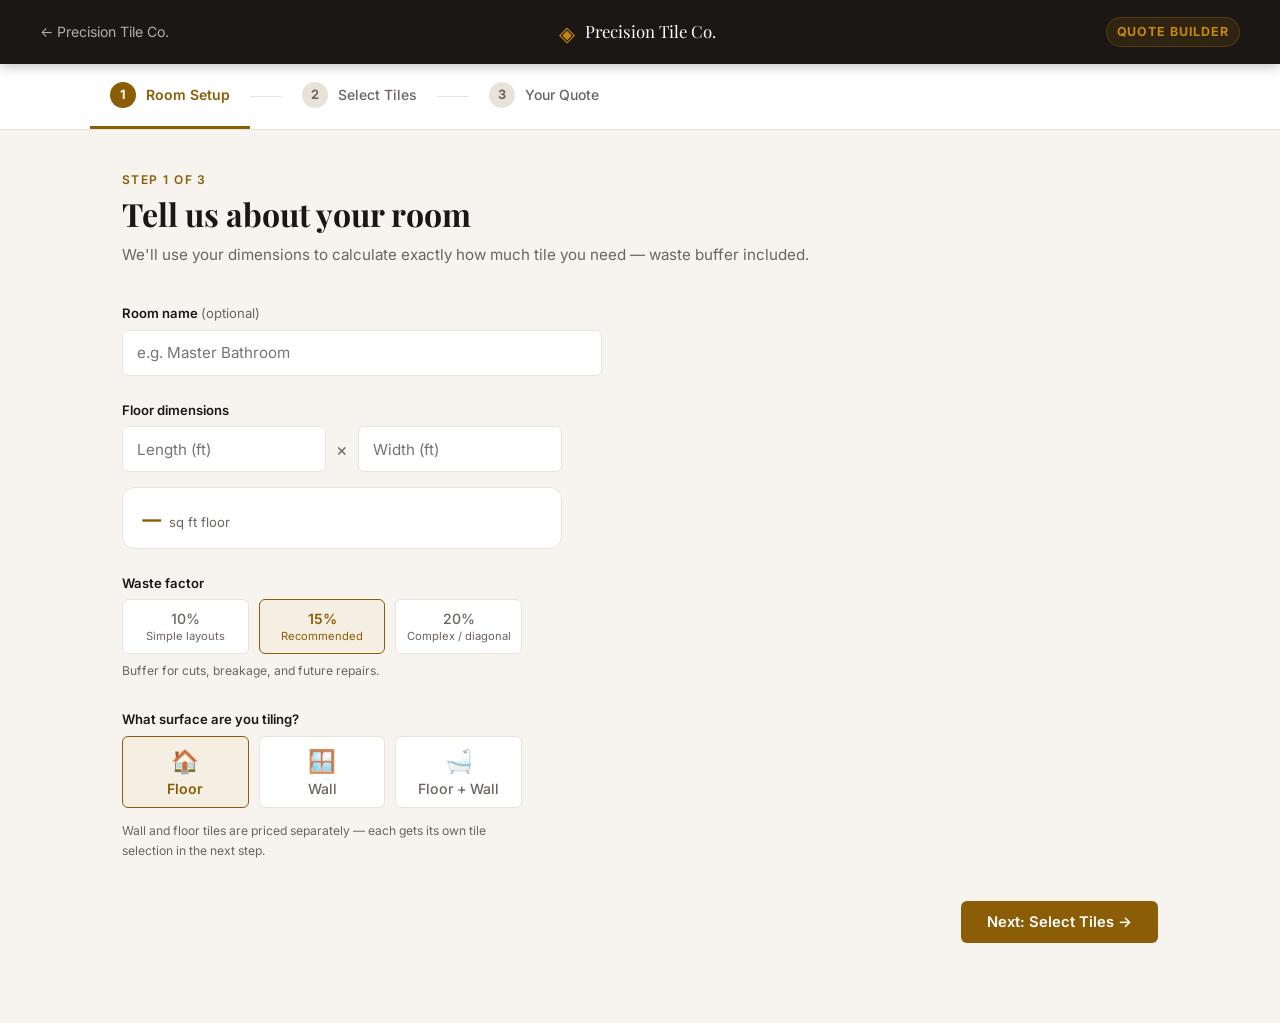
<file: quote.html>
<!DOCTYPE html>
<html lang="en">
<head>
  <meta charset="UTF-8"/>
  <meta name="viewport" content="width=device-width, initial-scale=1.0"/>
  <title>Instant Tile Installation Estimate | Precision Tile Co. — Shreveport, LA</title>
  <meta name="description" content="Get an instant tile installation estimate from Precision Tile Co. Enter your room dimensions, choose your Daltile product, and see a detailed quote in minutes."/>
  <link rel="preconnect" href="https://fonts.googleapis.com"/>
  <link rel="preconnect" href="https://fonts.gstatic.com" crossorigin/>
  <link rel="canonical" href="https://tilers.vercel.app/quote.html"/>
  <meta property="og:type" content="website"/>
  <meta property="og:url" content="https://tilers.vercel.app/quote.html"/>
  <meta property="og:title" content="Instant Tile Estimate | Precision Tile Co. — Shreveport, LA"/>
  <meta property="og:description" content="Enter your room size, pick your tile, and see an itemized installation estimate in minutes. Free, no obligation."/>
  <meta property="og:site_name" content="Precision Tile Co."/>
  <link rel="icon" href="favicon.svg" type="image/svg+xml"/>
  <meta name="theme-color" content="#1a1714"/>
  <link href="https://fonts.googleapis.com/css2?family=Inter:wght@400;500;600;700&family=Playfair+Display:wght@600;700&display=swap" rel="stylesheet"/>
  <style>
    /* ── Reset ── */
    *, *::before, *::after { box-sizing: border-box; margin: 0; padding: 0; }

    /* ── Design tokens — matches main site ── */
    :root {
      --primary:    #8a5d06;  /* darkened brand gold: passes WCAG AA as text on light bg and behind white text */
      --primary-bright: #c8860a; /* original brand gold, for accents on the dark nav only */
      --primary-dk: #a06e08;
      --dark:       #1a1714;
      --dark-soft:  #2d2924;
      --mid:        #6b6460;
      --light:      #f7f4f0;
      --white:      #ffffff;
      --border:     #e8e2d9;
      --accent:     #4a7c6f;

      --font-body:    'Inter', sans-serif;
      --font-display: 'Playfair Display', serif;
      --radius-sm: 6px;
      --radius-md: 12px;
      --shadow-md: 0 4px 20px rgba(0,0,0,.10);
    }

    html { scroll-behavior: smooth; }
    body {
      font-family: var(--font-body);
      color: var(--dark);
      background: var(--light);
      line-height: 1.65;
      font-size: 16px;
      -webkit-font-smoothing: antialiased;
    }
    a { color: inherit; text-decoration: none; }
    button { cursor: pointer; font-family: inherit; border: none; background: none; }
    input, select, textarea { font-family: inherit; }

    /* ── Nav ── */
    .nav {
      background: var(--dark);
      color: var(--white);
      padding: 0 clamp(1.25rem, 4vw, 2.5rem);
      display: flex;
      align-items: center;
      justify-content: space-between;
      min-height: 64px;
      position: sticky;
      top: 0;
      z-index: 100;
      box-shadow: 0 2px 12px rgba(0,0,0,.25);
    }
    .nav__back {
      display: flex;
      align-items: center;
      gap: 8px;
      font-size: .88rem;
      color: rgba(255,255,255,.65);
      transition: color .2s;
    }
    .nav__back:hover { color: var(--white); }
    .nav__logo {
      display: flex;
      align-items: center;
      gap: 10px;
      font-family: var(--font-display);
      font-size: 1.05rem;
      color: var(--white);
    }
    .nav__logo-icon { color: var(--primary-bright); font-size: 1.3rem; }
    .nav__badge {
      font-size: .78rem;
      font-weight: 700;
      letter-spacing: .07em;
      text-transform: uppercase;
      color: var(--primary-bright);
      background: rgba(200,134,10,.12);
      padding: 4px 10px;
      border-radius: 20px;
      border: 1px solid rgba(200,134,10,.25);
    }

    /* ── Container ── */
    .container {
      max-width: 1100px;
      margin-inline: auto;
      padding-inline: clamp(1rem, 4vw, 2rem);
    }

    /* ── Progress Stepper ── */
    .stepper-wrap {
      background: var(--white);
      border-bottom: 1px solid var(--border);
      padding-inline: clamp(1rem, 4vw, 2rem);
    }
    .stepper {
      max-width: 1100px;
      margin-inline: auto;
      display: flex;
      align-items: stretch;
    }
    .step-tab {
      display: flex;
      align-items: center;
      gap: 10px;
      padding: 18px 20px;
      font-size: .875rem;
      font-weight: 500;
      color: var(--mid);
      border-bottom: 3px solid transparent;
      transition: all .2s;
      white-space: nowrap;
      user-select: none;
    }
    .step-tab.active  { color: var(--primary); border-bottom-color: var(--primary); font-weight: 600; }
    .step-tab.done    { color: var(--accent); }
    .step-num {
      width: 26px; height: 26px;
      border-radius: 50%;
      background: var(--border);
      color: var(--mid);
      font-size: .8rem;
      font-weight: 700;
      display: grid;
      place-items: center;
      flex-shrink: 0;
      transition: all .2s;
    }
    .step-tab.active .step-num { background: var(--primary); color: var(--white); }
    .step-tab.done   .step-num { background: var(--accent);  color: var(--white); }
    .step-connector { width: 32px; align-self: center; height: 1px; background: var(--border); flex-shrink: 0; }

    /* ── Step panels ── */
    .step-panel { display: none; padding: 40px 0 80px; }
    .step-panel.active { display: block; }

    /* ── Section headers ── */
    .step-eyebrow {
      font-size: .75rem; font-weight: 600; letter-spacing: .12em;
      text-transform: uppercase; color: var(--primary); margin-bottom: .35rem;
    }
    .step-title {
      font-family: var(--font-display);
      font-size: clamp(1.6rem, 2.5vw, 2.1rem);
      line-height: 1.2; color: var(--dark); margin-bottom: .5rem;
    }
    .step-sub { color: var(--mid); font-size: .95rem; margin-bottom: 36px; }

    /* ── Form elements ── */
    .form-row {
      display: grid;
      grid-template-columns: repeat(auto-fit, minmax(200px, 1fr));
      gap: 16px;
      margin-bottom: 24px;
    }
    .form-group { display: flex; flex-direction: column; gap: 5px; }
    .form-group label { font-size: .82rem; font-weight: 600; color: var(--dark); }
    .form-group input,
    .form-group select {
      height: 46px; padding: 0 14px;
      border: 1.5px solid var(--border);
      border-radius: var(--radius-sm);
      font-size: .95rem; color: var(--dark);
      background: var(--white);
      transition: border-color .2s, box-shadow .2s;
      outline: none;
    }
    .form-group input:focus,
    .form-group select:focus {
      border-color: var(--primary);
      box-shadow: 0 0 0 3px rgba(200,134,10,.12);
    }
    .hint { font-size: .76rem; color: var(--mid); margin-top: 2px; }

    /* Dimension row */
    .dim-row { display: flex; align-items: center; gap: 10px; }
    .dim-row input { flex: 1; }
    .dim-sep { font-size: 1.1rem; color: var(--mid); flex-shrink: 0; }

    /* Live sqft display */
    .sqft-display {
      display: inline-flex;
      align-items: baseline;
      gap: 7px;
      padding: 10px 18px;
      background: var(--white);
      border: 1.5px solid var(--border);
      border-radius: var(--radius-md);
      margin-top: 10px;
    }
    .sqft-display .val {
      font-family: var(--font-display);
      font-size: 1.5rem;
      font-weight: 700;
      color: var(--primary);
    }
    .sqft-display .lbl { font-size: .82rem; color: var(--mid); }

    /* Waste selector */
    .option-row { display: flex; gap: 10px; }
    .opt-btn {
      flex: 1; padding: 10px 8px;
      border: 1.5px solid var(--border);
      border-radius: var(--radius-sm);
      font-size: .88rem; font-weight: 500;
      color: var(--mid); background: var(--white);
      text-align: center; cursor: pointer;
      transition: all .2s;
    }
    .opt-btn small { display: block; font-size: .7rem; font-weight: 400; margin-top: 2px; }
    .opt-btn:hover { border-color: var(--primary); color: var(--dark); }
    .opt-btn.active {
      border-color: var(--primary);
      background: rgba(200,134,10,.06);
      color: var(--primary); font-weight: 600;
    }

    /* Project type */
    .type-btn { flex: 1; }
    .type-icon { font-size: 1.4rem; display: block; margin-bottom: 5px; }

    /* Buttons */
    .btn {
      display: inline-flex; align-items: center; gap: 8px;
      padding: 12px 26px;
      border-radius: var(--radius-sm);
      font-size: .92rem; font-weight: 600;
      transition: all .2s; cursor: pointer; border: none;
    }
    .btn-primary { background: var(--primary); color: var(--white); }
    .btn-primary:hover { background: var(--primary-dk); }
    .btn-primary:disabled { opacity: .45; cursor: not-allowed; }
    .btn-ghost {
      background: transparent; color: var(--mid);
      border: 1.5px solid var(--border);
    }
    .btn-ghost:hover { border-color: var(--primary); color: var(--primary); }

    .step-nav {
      display: flex; align-items: center;
      justify-content: space-between;
      margin-top: 36px; padding-top: 24px;
      border-top: 1px solid var(--border);
    }
    .back-link {
      display: inline-flex; align-items: center; gap: 6px;
      font-size: .82rem; color: var(--mid); cursor: pointer;
      background: none; border: none;
      transition: color .2s;
    }
    .back-link:hover { color: var(--primary); }

    /* ── Step 2: Layout ── */
    .s2-layout { display: flex; gap: 24px; align-items: flex-start; }

    /* Filter sidebar */
    .filter-sidebar {
      width: 210px; flex-shrink: 0;
      background: var(--white);
      border-radius: var(--radius-md);
      border: 1px solid var(--border);
      padding: 18px;
      position: sticky; top: 80px;
    }
    .filter-search {
      width: 100%; height: 38px;
      padding: 0 12px;
      border: 1.5px solid var(--border);
      border-radius: var(--radius-sm);
      font-size: .84rem; color: var(--dark);
      background: var(--light); outline: none;
      margin-bottom: 16px;
    }
    .filter-search:focus { border-color: var(--primary); background: var(--white); }
    .filter-group-label {
      font-size: .68rem; font-weight: 700;
      text-transform: uppercase; letter-spacing: .1em;
      color: var(--mid); margin-bottom: 8px;
      padding-bottom: 6px; border-bottom: 1px solid var(--border);
    }
    .filter-group { margin-bottom: 18px; }
    .filter-check {
      display: flex; align-items: center; gap: 8px;
      padding: 4px 0; font-size: .83rem;
      color: var(--dark); cursor: pointer;
    }
    .filter-check input[type=checkbox] {
      width: 14px; height: 14px;
      accent-color: var(--primary); cursor: pointer;
    }
    .filter-clear {
      display: block; margin-top: 4px;
      font-size: .78rem; color: var(--primary);
      cursor: pointer; text-align: center;
      background: none; border: none;
      font-family: inherit;
    }
    .filter-clear:hover { text-decoration: underline; }

    /* Product grid */
    .product-area { flex: 1; min-width: 0; }
    .grid-meta {
      font-size: .8rem; color: var(--mid);
      margin-bottom: 14px;
    }
    .product-grid {
      display: grid;
      grid-template-columns: repeat(auto-fill, minmax(178px, 1fr));
      gap: 13px;
    }
    .product-card {
      background: var(--white);
      border-radius: var(--radius-md);
      border: 2px solid var(--border);
      overflow: hidden;
      transition: border-color .2s, box-shadow .2s, transform .15s;
    }
    .product-card:hover {
      border-color: rgba(200,134,10,.4);
      box-shadow: var(--shadow-md);
      transform: translateY(-2px);
    }
    .product-card.sel-floor { border-color: var(--primary); box-shadow: 0 0 0 3px rgba(200,134,10,.18); }
    .product-card.sel-wall  { border-color: var(--accent);  box-shadow: 0 0 0 3px rgba(74,124,111,.18); }

    .card-swatch { height: 86px; position: relative; }
    .card-swatch-bg { position: absolute; inset: 0; }
    .card-badges {
      position: absolute; top: 7px; left: 7px;
      display: flex; gap: 4px; flex-wrap: wrap;
    }
    .badge {
      font-size: .62rem; font-weight: 700;
      letter-spacing: .04em; text-transform: uppercase;
      padding: 2px 6px; border-radius: 20px;
    }
    .badge-best { background: var(--dark); color: white; }
    .badge-new  { background: var(--primary); color: white; }
    .badge-usa  { background: rgba(255,255,255,.9); color: var(--dark); border: 1px solid rgba(0,0,0,.1); }

    .card-body { padding: 11px 12px; }
    .card-name   { font-size: .83rem; font-weight: 600; line-height: 1.3; margin-bottom: 2px; }
    .card-series { font-size: .72rem; color: var(--mid); margin-bottom: 7px; }
    .card-tags   { display: flex; gap: 4px; flex-wrap: wrap; margin-bottom: 7px; }
    .card-tag {
      font-size: .66rem; padding: 2px 7px;
      background: var(--light); color: var(--mid);
      border-radius: 20px; border: 1px solid var(--border);
    }
    .card-price { font-size: .84rem; color: var(--primary); font-weight: 700; margin-bottom: 9px; }
    .card-price span { font-size: .7rem; font-weight: 400; color: var(--mid); }

    .card-actions { display: flex; flex-direction: column; gap: 5px; }
    .sel-btn {
      width: 100%; padding: 7px 8px;
      border-radius: var(--radius-sm);
      font-size: .76rem; font-weight: 600;
      border: 1.5px solid var(--border);
      background: var(--white); color: var(--dark);
      cursor: pointer; transition: all .18s; text-align: center;
    }
    .sel-btn:hover   { border-color: var(--primary); color: var(--primary); }
    .sel-btn.on-floor { background: var(--primary); border-color: var(--primary); color: white; }
    .sel-btn.on-wall  { background: var(--accent);  border-color: var(--accent);  color: white; }

    /* No results */
    .no-results { text-align: center; padding: 60px 20px; color: var(--mid); }
    .no-results p { margin-top: 8px; font-size: .88rem; }

    /* Running total sticky bar */
    .running-bar {
      position: sticky; bottom: 0;
      background: var(--dark); color: white;
      padding: 14px 20px;
      border-radius: var(--radius-md) var(--radius-md) 0 0;
      display: flex; align-items: center;
      justify-content: space-between;
      gap: 16px; margin-top: 28px;
      flex-wrap: wrap;
    }
    .running-selections { display: flex; gap: 18px; flex-wrap: wrap; }
    .running-item { display: flex; align-items: center; gap: 8px; }
    .running-swatch {
      width: 18px; height: 18px;
      border-radius: 3px;
      border: 1px solid rgba(255,255,255,.2);
      flex-shrink: 0;
    }
    .running-label { font-size: .8rem; color: rgba(255,255,255,.65); }
    .running-label strong { color: white; display: block; font-size: .86rem; }
    .running-empty { font-size: .84rem; color: rgba(255,255,255,.45); font-style: italic; }
    .running-right { display: flex; align-items: center; gap: 16px; flex-wrap: wrap; }
    .running-cost { text-align: right; }
    .running-cost .amount {
      font-family: var(--font-display);
      font-size: 1.35rem; color: var(--primary);
    }
    .running-cost .lbl { font-size: .7rem; color: rgba(255,255,255,.45); }

    /* ── Step 3: Quote layout ── */
    .s3-layout {
      display: grid;
      grid-template-columns: 1fr 400px;
      gap: 28px; align-items: flex-start;
    }

    /* Quote card */
    .quote-card {
      background: var(--white);
      border-radius: var(--radius-md);
      border: 1px solid var(--border);
      overflow: hidden;
    }
    .quote-card-head {
      background: var(--dark); color: white;
      padding: 20px 24px;
    }
    .quote-card-head h3 {
      font-family: var(--font-display); font-size: 1.25rem;
    }
    .quote-card-head p { font-size: .8rem; color: rgba(255,255,255,.55); margin-top: 3px; }

    .q-section { padding: 18px 24px; border-bottom: 1px solid var(--border); }
    .q-section:last-child { border-bottom: none; }
    .q-section-label {
      font-size: .68rem; font-weight: 700;
      text-transform: uppercase; letter-spacing: .1em;
      color: var(--mid); margin-bottom: 12px;
    }

    .q-row {
      display: flex; justify-content: space-between;
      align-items: baseline; gap: 12px;
      padding: 6px 0; font-size: .87rem;
      border-bottom: 1px solid var(--light);
    }
    .q-row:last-child { border-bottom: none; }
    .q-row-lbl { color: var(--mid); }
    .q-row-val { font-weight: 600; text-align: right; }

    .q-tile-line {
      display: flex; align-items: flex-start;
      gap: 12px; padding: 10px 0;
      border-bottom: 1px solid var(--light);
    }
    .q-tile-line:last-child { border-bottom: none; }
    .q-tile-swatch {
      width: 38px; height: 38px;
      border-radius: var(--radius-sm);
      flex-shrink: 0; border: 1px solid var(--border);
    }
    .q-tile-info { flex: 1; min-width: 0; }
    .q-tile-name { font-size: .87rem; font-weight: 600; }
    .q-tile-detail { font-size: .76rem; color: var(--mid); margin-top: 2px; }
    .q-tile-cost { font-size: .9rem; font-weight: 700; color: var(--primary); white-space: nowrap; }

    .q-totals { background: var(--light); padding: 18px 24px; }
    .q-total-row {
      display: flex; justify-content: space-between;
      align-items: center; padding: 5px 0; font-size: .88rem;
    }
    .q-total-row .lbl { color: var(--mid); }
    .q-total-row .val { font-weight: 600; }
    .q-total-row.grand {
      border-top: 2px solid var(--border);
      margin-top: 8px; padding-top: 14px;
      font-size: 1rem;
    }
    .q-total-row.grand .val {
      font-family: var(--font-display);
      font-size: 1.5rem; color: var(--primary);
    }
    .q-disclaimer {
      padding: 12px 24px;
      font-size: .75rem; color: var(--mid);
      font-style: italic;
      border-top: 1px solid var(--border);
    }

    /* Request form card */
    .req-card {
      background: var(--white);
      border-radius: var(--radius-md);
      border: 1px solid var(--border);
      overflow: hidden;
      position: sticky; top: 80px;
    }
    .req-card-head {
      background: var(--primary); color: white;
      padding: 20px 24px;
    }
    .req-card-head h3 { font-family: var(--font-display); font-size: 1.15rem; }
    .req-card-head p  { font-size: .8rem; color: rgba(255,255,255,.8); margin-top: 4px; }
    .req-card-body { padding: 22px 24px; }

    .req-group { display: flex; flex-direction: column; gap: 5px; margin-bottom: 14px; }
    .req-group label { font-size: .81rem; font-weight: 600; }
    .req-group input,
    .req-group textarea {
      padding: 10px 13px;
      border: 1.5px solid var(--border);
      border-radius: var(--radius-sm);
      font-size: .9rem; color: var(--dark);
      background: var(--white); outline: none;
      transition: border-color .2s, box-shadow .2s;
    }
    .req-group input:focus,
    .req-group textarea:focus {
      border-color: var(--primary);
      box-shadow: 0 0 0 3px rgba(200,134,10,.12);
    }
    .req-group textarea { resize: vertical; min-height: 78px; }

    .req-submit {
      width: 100%; padding: 14px;
      background: var(--primary); color: white;
      border: none; border-radius: var(--radius-sm);
      font-size: .95rem; font-weight: 700;
      cursor: pointer; font-family: inherit;
      transition: background .2s;
    }
    .req-submit:hover { background: var(--primary-dk); }
    .form-note { font-size: .73rem; color: var(--mid); text-align: center; margin-top: 9px; }

    .success-msg { display: none; text-align: center; padding: 32px 20px; }
    .success-icon { font-size: 2.5rem; margin-bottom: 10px; }
    .success-msg h4 { font-family: var(--font-display); font-size: 1.2rem; margin-bottom: 7px; }
    .success-msg p  { font-size: .87rem; color: var(--mid); line-height: 1.6; }

    /* ── Responsive ── */
    @media (max-width: 860px) {
      .s3-layout { grid-template-columns: 1fr; }
      .req-card  { position: static; }
    }
    @media (max-width: 700px) {
      .s2-layout { flex-direction: column; }
      .filter-sidebar { width: 100%; position: static; }
      .option-row { gap: 7px; }
    }
    @media (max-width: 520px) {
      .step-tab  { padding: 13px 8px; gap: 7px; font-size: .78rem; }
      .step-label { display: none; }
      .step-connector { width: 14px; }
      .product-grid { grid-template-columns: repeat(2, 1fr); }
      .running-bar { flex-direction: column; align-items: flex-start; gap: 12px; }
    }
    .req-consent { display: flex; gap: 8px; align-items: flex-start; font-size: .78rem; color: var(--mid); line-height: 1.5; margin-bottom: 14px; }
    .req-consent input { margin-top: 3px; flex-shrink: 0; accent-color: var(--primary); }
    a:focus-visible, button:focus-visible, input:focus-visible, select:focus-visible, textarea:focus-visible {
      outline: 3px solid var(--primary-bright); outline-offset: 2px;
    }
    @media (prefers-reduced-motion: reduce) {
      html { scroll-behavior: auto; }
      *, *::before, *::after { animation-duration: .01ms !important; transition-duration: .01ms !important; }
    }
  </style>
</head>
<body>

<!-- ── NAV ── -->
<header class="nav">
  <a href="/" class="nav__back">
    ← Precision Tile Co.
  </a>
  <div class="nav__logo">
    <span class="nav__logo-icon" aria-hidden="true">◈</span>
    Precision Tile Co.
  </div>
  <span class="nav__badge">Quote Builder</span>
</header>

<main id="main">

<!-- ── STEPPER ── -->
<div class="stepper-wrap">
  <div class="stepper">
    <div class="step-tab active" id="tab-1">
      <div class="step-num">1</div>
      <span class="step-label">Room Setup</span>
    </div>
    <div class="step-connector"></div>
    <div class="step-tab" id="tab-2">
      <div class="step-num">2</div>
      <span class="step-label">Select Tiles</span>
    </div>
    <div class="step-connector"></div>
    <div class="step-tab" id="tab-3">
      <div class="step-num">3</div>
      <span class="step-label">Your Quote</span>
    </div>
  </div>
</div>

<!-- ================================================================ -->
<!-- STEP 1 — ROOM SETUP                                              -->
<!-- ================================================================ -->
<section class="step-panel active" id="step-1">
  <div class="container">
    <p class="step-eyebrow">Step 1 of 3</p>
    <h2 class="step-title">Tell us about your room</h2>
    <p class="step-sub">We'll use your dimensions to calculate exactly how much tile you need — waste buffer included.</p>

    <!-- Room name -->
    <div style="max-width:480px; margin-bottom:24px;">
      <div class="form-group">
        <label for="roomName">Room name <span style="font-weight:400;color:var(--mid);">(optional)</span></label>
        <input type="text" id="roomName" placeholder="e.g. Master Bathroom" maxlength="60"/>
      </div>
    </div>

    <!-- Floor dimensions -->
    <div id="floorDimsSection" style="max-width:440px; margin-bottom:24px;">
      <div class="form-group">
        <label>Floor dimensions</label>
        <div class="dim-row">
          <input type="number" id="floorLength" min="1" max="999" step="0.5" placeholder="Length (ft)" oninput="updateSqft()"/>
          <span class="dim-sep">×</span>
          <input type="number" id="floorWidth"  min="1" max="999" step="0.5" placeholder="Width (ft)"  oninput="updateSqft()"/>
        </div>
        <div class="sqft-display">
          <span class="val" id="floorSqftDisplay">—</span>
          <span class="lbl">sq ft floor</span>
        </div>
      </div>
    </div>

    <!-- Wall dimensions -->
    <div id="wallDimsSection" style="max-width:440px; margin-bottom:24px; display:none;">
      <div class="form-group">
        <label>Wall area to tile</label>
        <div class="dim-row">
          <input type="number" id="wallLength" min="1" max="9999" step="0.5" placeholder="Total wall length (ft)" oninput="updateSqft()"/>
          <span class="dim-sep">×</span>
          <input type="number" id="wallHeight" min="1" max="30"   step="0.5" placeholder="Height (ft)" value="8" oninput="updateSqft()"/>
        </div>
        <div class="sqft-display">
          <span class="val" id="wallSqftDisplay">—</span>
          <span class="lbl">sq ft wall</span>
        </div>
        <span class="hint">For a full room: add up the length of every wall you're tiling, then multiply by ceiling height.</span>
      </div>
    </div>

    <!-- Waste factor -->
    <div style="max-width:400px; margin-bottom:28px;">
      <div class="form-group">
        <label>Waste factor</label>
        <div class="option-row" id="wasteOptions">
          <button class="opt-btn" data-waste="0.10">10%<small>Simple layouts</small></button>
          <button class="opt-btn active" data-waste="0.15">15%<small>Recommended</small></button>
          <button class="opt-btn" data-waste="0.20">20%<small>Complex / diagonal</small></button>
        </div>
        <span class="hint">Buffer for cuts, breakage, and future repairs.</span>
      </div>
    </div>

    <!-- Project type -->
    <div style="max-width:400px; margin-bottom:40px;">
      <div class="form-group">
        <label>What surface are you tiling?</label>
        <div class="option-row" id="typeOptions">
          <button class="opt-btn type-btn active" data-type="Floor">
            <span class="type-icon">🏠</span>Floor
          </button>
          <button class="opt-btn type-btn" data-type="Wall">
            <span class="type-icon">🪟</span>Wall
          </button>
          <button class="opt-btn type-btn" data-type="Both">
            <span class="type-icon">🛁</span>Floor + Wall
          </button>
        </div>
        <span class="hint" style="margin-top:8px;">Wall and floor tiles are priced separately — each gets its own tile selection in the next step.</span>
      </div>
    </div>

    <div style="display:flex; justify-content:flex-end;">
      <button class="btn btn-primary" onclick="goToStep2()">
        Next: Select Tiles →
      </button>
    </div>
  </div>
</section>

<!-- ================================================================ -->
<!-- STEP 2 — PRODUCT SELECTION                                       -->
<!-- ================================================================ -->
<section class="step-panel" id="step-2">
  <div class="container">
    <p class="step-eyebrow">Step 2 of 3</p>
    <h2 class="step-title">Choose your tile</h2>
    <p class="step-sub" id="s2Sub">Browse and select a tile for each surface.</p>

    <div class="s2-layout">

      <!-- Filter sidebar -->
      <aside class="filter-sidebar">
        <input type="text" class="filter-search" id="searchInput" placeholder="Search tiles…" oninput="applyFilters()"/>

        <div class="filter-group">
          <div class="filter-group-label">Category</div>
          <div id="filterCategory"></div>
        </div>
        <div class="filter-group">
          <div class="filter-group-label">Material</div>
          <div id="filterMaterial"></div>
        </div>
        <div class="filter-group">
          <div class="filter-group-label">Finish</div>
          <div id="filterFinish"></div>
        </div>

        <button class="filter-clear" onclick="clearFilters()">Clear all filters</button>
      </aside>

      <!-- Product area -->
      <div class="product-area">
        <div class="grid-meta" id="gridMeta"></div>
        <div class="product-grid" id="productGrid"></div>
        <div class="no-results" id="noResults" style="display:none;">
          <strong>No tiles match your filters</strong>
          <p>Try adjusting the search or clearing filters.</p>
        </div>
      </div>
    </div>

    <!-- Running total bar -->
    <div class="running-bar">
      <div class="running-selections" id="runningSelections">
        <span class="running-empty">No tiles selected yet</span>
      </div>
      <div class="running-right">
        <div class="running-cost">
          <div class="amount" id="runningAmount">—</div>
          <div class="lbl">Material estimate</div>
        </div>
        <button class="btn btn-primary" id="nextBtn" onclick="goToStep3()" disabled>
          See My Quote →
        </button>
      </div>
    </div>
  </div>
</section>

<!-- ================================================================ -->
<!-- STEP 3 — QUOTE SUMMARY                                           -->
<!-- ================================================================ -->
<section class="step-panel" id="step-3">
  <div class="container">
    <button class="back-link" onclick="goToStep(2)" style="margin-bottom:20px;">
      ← Back to tile selection
    </button>

    <p class="step-eyebrow">Step 3 of 3</p>
    <h2 class="step-title">Your quote estimate</h2>
    <p class="step-sub">Fill in your details below and we'll confirm the final price within one business day.</p>

    <div class="s3-layout">

      <!-- LEFT: Quote summary -->
      <div>
        <div class="quote-card">
          <div class="quote-card-head">
            <h3 id="qTitle">Quote Summary</h3>
            <p  id="qMeta"></p>
          </div>
          <div class="q-section">
            <div class="q-section-label">Room Details</div>
            <div id="qRoomRows"></div>
          </div>
          <div class="q-section">
            <div class="q-section-label">Selected Tile(s)</div>
            <div id="qTileLines"></div>
          </div>
          <div class="q-totals" id="qTotals"></div>
          <p class="q-disclaimer">
            This is a preliminary estimate based on list prices and a standard labor rate.
            Final pricing is confirmed after a free on-site visit. Actual costs may vary
            based on surface prep, pattern complexity, and site conditions.
          </p>
        </div>
      </div>

      <!-- RIGHT: Request form -->
      <div>
        <div class="req-card">
          <div class="req-card-head">
            <h3>Request This Quote</h3>
            <p>We'll review and confirm within one business day.</p>
          </div>
          <div class="req-card-body">
            <form id="reqForm" onsubmit="submitQuote(event)">
              <div class="req-group">
                <label for="reqFirst">First name *</label>
                <input type="text" id="reqFirst" autocomplete="given-name" placeholder="John" required/>
              </div>
              <div class="req-group">
                <label for="reqLast">Last name</label>
                <input type="text" id="reqLast" autocomplete="family-name" placeholder="Smith"/>
              </div>
              <div class="req-group">
                <label for="reqEmail">Email *</label>
                <input type="email" id="reqEmail" autocomplete="email" placeholder="john@example.com" required/>
              </div>
              <div class="req-group">
                <label for="reqPhone">Phone</label>
                <input type="tel" id="reqPhone" autocomplete="tel" placeholder="(318) 555-0000"/>
              </div>
              <div class="req-group">
                <label for="reqMsg">Additional notes</label>
                <textarea id="reqMsg" placeholder="Timeline, special requirements, questions…"></textarea>
              </div>
              <label class="req-consent" for="reqSms">
                <input type="checkbox" id="reqSms" value="yes"/>
                <span>Text me about my quote. Msg &amp; data rates may apply. Reply STOP to opt out.</span>
              </label>
              <button type="submit" class="req-submit">Send Quote Request →</button>
              <p class="form-note">Your info is never shared. We respond within 1 business day.</p>
            </form>
            <div class="success-msg" id="successMsg" role="status" aria-live="polite">
              <div class="success-icon" aria-hidden="true">✓</div>
              <h4 id="successTitle">Quote request sent!</h4>
              <p id="successBody">We'll review your estimate and reach out within one business day to confirm pricing and schedule a free site visit.</p>
            </div>
          </div>
        </div>
      </div>

    </div>
  </div>
</section>


</main>

<!-- ================================================================ -->
<!-- JAVASCRIPT                                                        -->
<!-- ================================================================ -->
<script src="assets/js/site-config.js"></script>
<script src="assets/js/lead-capture.js"></script>
<script>
// ── CONFIG ─────────────────────────────────────────────────────────
const CONFIG = {
  laborPerSqft:  8,
  wasteOptions:  [0.10, 0.15, 0.20],
  contactEmail:  window.SITE_CONFIG.LEAD_EMAIL
};

// ── STATE ───────────────────────────────────────────────────────────
const state = {
  roomName:     'My Room',
  floorSqft:    0,
  wallSqft:     0,
  wasteFactor:  0.15,
  projectType:  'Floor',
  floorProduct: null,
  wallProduct:  null,
};

let allProducts = [];

// ── INIT ────────────────────────────────────────────────────────────
document.addEventListener('DOMContentLoaded', () => {
  // Dimension UI starts in correct state for default type (Floor)
  // (inputs use oninput=updateSqft() directly, no extra listeners needed)

  // Waste buttons
  document.querySelectorAll('#wasteOptions .opt-btn').forEach(btn => {
    btn.addEventListener('click', () => {
      document.querySelectorAll('#wasteOptions .opt-btn').forEach(b => b.classList.remove('active'));
      btn.classList.add('active');
      state.wasteFactor = parseFloat(btn.dataset.waste);
    });
  });

  // Project type buttons
  document.querySelectorAll('#typeOptions .opt-btn').forEach(btn => {
    btn.addEventListener('click', () => {
      document.querySelectorAll('#typeOptions .opt-btn').forEach(b => b.classList.remove('active'));
      btn.classList.add('active');
      state.projectType = btn.dataset.type;
      updateDimensionUI();
    });
  });

  // Show correct dimension inputs for default type
  updateDimensionUI();

  // Pre-fill from URL params (e.g. ?sku=0W0011P31&surface=floor)
  const params = new URLSearchParams(location.search);
  if (params.get('room')) {
    document.getElementById('roomName').value = decodeURIComponent(params.get('room'));
  }

  // Load products
  fetch('daltile-catalog/products.json')
    .then(r => r.json())
    .then(data => {
      allProducts = data;
      buildFilters(data);
      renderGrid(data);

      // Pre-select tile from URL
      const sku     = params.get('sku');
      const surface = params.get('surface') || 'floor';
      if (sku) {
        const p = data.find(x => x.sku === sku);
        if (p) {
          if (surface === 'wall') state.wallProduct  = p;
          else                    state.floorProduct = p;
          renderGrid(filtered());
          updateRunningBar();
        }
      }
    })
    .catch(() => {
      document.getElementById('productGrid').innerHTML =
        '<p style="color:var(--mid);padding:20px 0;">Could not load products — please try refreshing.</p>';
    });
});

// ── STEP NAVIGATION ─────────────────────────────────────────────────
function goToStep(n) {
  document.querySelectorAll('.step-panel').forEach(p => p.classList.remove('active'));
  document.getElementById('step-' + n).classList.add('active');
  document.querySelectorAll('.step-tab').forEach((t, i) => {
    t.classList.remove('active', 'done');
    if (i + 1 < n) t.classList.add('done');
    if (i + 1 === n) t.classList.add('active');
  });
  window.scrollTo({ top: 0, behavior: 'smooth' });
}

function goToStep2() {
  state.roomName  = document.getElementById('roomName').value.trim() || 'My Room';
  state.floorSqft = needsSurface('floor') ? rawFloorSqft() : 0;
  state.wallSqft  = needsSurface('wall')  ? rawWallSqft()  : 0;

  if (needsSurface('floor') && state.floorSqft <= 0) {
    alert('Please enter your floor dimensions before continuing.');
    return;
  }
  if (needsSurface('wall') && state.wallSqft <= 0) {
    alert('Please enter your wall dimensions before continuing.');
    return;
  }

  const parts = [];
  if (needsSurface('floor')) parts.push(`floor: ${adjSqft('floor')} sq ft`);
  if (needsSurface('wall'))  parts.push(`wall: ${adjSqft('wall')} sq ft`);
  document.getElementById('s2Sub').textContent =
    `Select your tile(s). With ${pct()}% waste — ${parts.join(', ')}.`;

  goToStep(2);
}

function goToStep3() {
  const needFloor = needsSurface('floor');
  const needWall  = needsSurface('wall');

  if (needFloor && !state.floorProduct) { alert('Please select a floor tile.'); return; }
  if (needWall  && !state.wallProduct)  { alert('Please select a wall tile.');  return; }

  buildQuoteSummary();
  goToStep(3);
}

// ── STEP 1 HELPERS ──────────────────────────────────────────────────
function rawFloorSqft() {
  return (parseFloat(document.getElementById('floorLength').value) || 0) *
         (parseFloat(document.getElementById('floorWidth').value)  || 0);
}
function rawWallSqft() {
  return (parseFloat(document.getElementById('wallLength').value) || 0) *
         (parseFloat(document.getElementById('wallHeight').value)  || 0);
}
function adjSqft(surface) {
  const raw = surface === 'wall' ? state.wallSqft : state.floorSqft;
  return Math.ceil(raw * (1 + state.wasteFactor));
}
function pct() { return Math.round(state.wasteFactor * 100); }
function needsSurface(s) {
  if (s === 'floor') return state.projectType === 'Floor' || state.projectType === 'Both';
  if (s === 'wall')  return state.projectType === 'Wall'  || state.projectType === 'Both';
  return false;
}

function updateDimensionUI() {
  const type = state.projectType;
  document.getElementById('floorDimsSection').style.display =
    (type === 'Floor' || type === 'Both') ? 'block' : 'none';
  document.getElementById('wallDimsSection').style.display =
    (type === 'Wall' || type === 'Both') ? 'block' : 'none';
  updateSqft();
}

function updateSqft() {
  const fEl = document.getElementById('floorSqftDisplay');
  const wEl = document.getElementById('wallSqftDisplay');
  if (fEl) { const f = rawFloorSqft(); fEl.textContent = f > 0 ? f.toFixed(1) : '—'; }
  if (wEl) { const w = rawWallSqft();  wEl.textContent = w > 0 ? w.toFixed(1) : '—'; }
}

// ── STEP 2: FILTERS ─────────────────────────────────────────────────
function buildFilters(products) {
  const uniq = (key) => [...new Set(products.map(p => p[key]))].sort();
  renderCheckboxes('filterCategory', uniq('category'), 'cat');
  renderCheckboxes('filterMaterial', uniq('material'), 'mat');
  renderCheckboxes('filterFinish',   uniq('finish'),   'fin');
}

function renderCheckboxes(containerId, values, name) {
  document.getElementById(containerId).innerHTML = values.map(v => `
    <label class="filter-check">
      <input type="checkbox" name="${name}" value="${v}" onchange="applyFilters()"/> ${v}
    </label>`).join('');
}

function checked(name) {
  return [...document.querySelectorAll(`input[name="${name}"]:checked`)].map(c => c.value);
}

function filtered() {
  const q    = (document.getElementById('searchInput').value || '').toLowerCase();
  const cats = checked('cat');
  const mats = checked('mat');
  const fins = checked('fin');

  return allProducts.filter(p => {
    if (cats.length && !cats.includes(p.category)) return false;
    if (mats.length && !mats.includes(p.material)) return false;
    if (fins.length && !fins.includes(p.finish))   return false;
    if (q && ![p.name, p.series, p.material, p.finish, p.size].join(' ').toLowerCase().includes(q)) return false;
    return true;
  });
}

function applyFilters() { renderGrid(filtered()); }

function clearFilters() {
  document.querySelectorAll('#filterCategory input, #filterMaterial input, #filterFinish input')
    .forEach(cb => cb.checked = false);
  document.getElementById('searchInput').value = '';
  renderGrid(allProducts);
}

// ── STEP 2: PRODUCT GRID ────────────────────────────────────────────
function renderGrid(products) {
  const grid = document.getElementById('productGrid');
  const none = document.getElementById('noResults');
  const meta = document.getElementById('gridMeta');

  if (!products.length) {
    grid.innerHTML = '';
    none.style.display = 'block';
    meta.textContent = '';
    return;
  }
  none.style.display = 'none';
  meta.textContent = `${products.length} tile${products.length !== 1 ? 's' : ''} found`;

  grid.innerHTML = products.map(p => {
    const isFloor = state.floorProduct?.id === p.id;
    const isWall  = state.wallProduct?.id  === p.id;
    const cardCls = isFloor ? 'sel-floor' : isWall ? 'sel-wall' : '';
    const pat     = tilePattern(p);

    let btns = '';
    if (needsSurface('floor')) btns += `
      <button class="sel-btn ${isFloor ? 'on-floor' : ''}"
        onclick="selectTile(event,'${p.id}','floor')">
        ${isFloor ? '✓ Floor Selected' : 'Select for Floor'}
      </button>`;
    if (needsSurface('wall')) btns += `
      <button class="sel-btn ${isWall ? 'on-wall' : ''}"
        onclick="selectTile(event,'${p.id}','wall')">
        ${isWall ? '✓ Wall Selected' : 'Select for Wall'}
      </button>`;

    return `
      <div class="product-card ${cardCls}" id="card-${p.id}">
        <div class="card-swatch">
          <div class="card-swatch-bg" style="${pat}"></div>
          <div class="card-badges">
            ${p.bestseller  ? '<span class="badge badge-best">Best Seller</span>' : ''}
            ${p.new         ? '<span class="badge badge-new">New</span>'          : ''}
            ${p.made_in_usa ? '<span class="badge badge-usa">🇺🇸 USA</span>'       : ''}
          </div>
        </div>
        <div class="card-body">
          <div class="card-name">${p.name}</div>
          <div class="card-series">${p.series}</div>
          <div class="card-tags">
            <span class="card-tag">${p.size}</span>
            <span class="card-tag">${p.finish}</span>
          </div>
          <div class="card-price">$${p.price.toFixed(2)} <span>/ sq ft</span></div>
          <div class="card-actions">${btns}</div>
        </div>
      </div>`;
  }).join('');
}

// ── TILE PATTERN CSS ─────────────────────────────────────────────────
function tilePattern(tile) {
  const c1    = tile.color;
  const c2    = tile.color2 || tile.color;
  const light = isLight(c1);
  const grout = light ? 'rgba(0,0,0,0.18)' : 'rgba(255,255,255,0.15)';

  // Map tile size → pixel cell dimensions for the repeating pattern
  let tw = 44, th = 44;
  const m = tile.size.match(/(\d+).*?(\d+)/);
  if (m) {
    const [, ws, hs] = m;
    const w = parseInt(ws), h = parseInt(hs);
    if (w <= 2)                         { tw = 16;  th = 16;  } // mosaic
    else if (w === 3 && h === 6)        { tw = 26;  th = 52;  } // 3×6 subway
    else if (w === 4 && h === 4)        { tw = 36;  th = 36;  } // 4×4
    else if (w === 4 && h === 12)       { tw = 28;  th = 84;  } // 4×12
    else if (w === 6)                   { tw = 44;  th = 44;  } // 6×6
    else if (w === 12)                  { tw = 56;  th = 56;  } // 12×12
    else if (w >= 18 && w < 24)         { tw = 64;  th = 64;  } // 18×18
    else if (w >= 24)                   { tw = 80;  th = 80;  } // 24×24+
  }

  return [
    `background:`,
    `  linear-gradient(to right,  ${grout} 2px, transparent 2px),`,
    `  linear-gradient(to bottom, ${grout} 2px, transparent 2px),`,
    `  linear-gradient(135deg, ${c1} 0%, ${c2} 100%);`,
    `background-size: ${tw}px ${th}px;`,
  ].join('\n');
}

function isLight(hex) {
  const r = parseInt(hex.slice(1,3), 16);
  const g = parseInt(hex.slice(3,5), 16);
  const b = parseInt(hex.slice(5,7), 16);
  return (r * 299 + g * 587 + b * 114) / 1000 > 140;
}

// ── TILE SELECTION ───────────────────────────────────────────────────
function selectTile(e, id, surface) {
  e.stopPropagation();
  const product = allProducts.find(p => p.id === id);
  if (!product) return;
  if (surface === 'floor') state.floorProduct = product;
  if (surface === 'wall')  state.wallProduct  = product;
  renderGrid(filtered());
  updateRunningBar();
}

// ── MATERIAL COST HELPER ─────────────────────────────────────────────
function materialCost(product, surface) {
  const adj   = adjSqft(surface);
  const cov   = parseFloat(product.coverage);
  const cases = Math.ceil(adj / cov);
  return cases * cov * product.price;
}

// ── RUNNING BAR (step 2) ─────────────────────────────────────────────
function updateRunningBar() {
  const selEl = document.getElementById('runningSelections');
  const amtEl = document.getElementById('runningAmount');
  const btn   = document.getElementById('nextBtn');

  const needFloor = needsSurface('floor');
  const needWall  = needsSurface('wall');
  let total = 0, ready = true, html = '';

  if (needFloor) {
    if (state.floorProduct) {
      const c = materialCost(state.floorProduct, 'floor');
      total += c;
      html += runningItem(state.floorProduct, `Floor (${adjSqft('floor')} sq ft)`, c);
    } else {
      ready = false;
      html += runningMissing('Floor tile');
    }
  }
  if (needWall) {
    if (state.wallProduct) {
      const c = materialCost(state.wallProduct, 'wall');
      total += c;
      html += runningItem(state.wallProduct, `Wall (${adjSqft('wall')} sq ft)`, c);
    } else {
      ready = false;
      html += runningMissing('Wall tile');
    }
  }

  selEl.innerHTML = html || '<span class="running-empty">No tiles selected yet</span>';
  amtEl.textContent = total > 0 ? '$' + total.toFixed(2) : '—';
  btn.disabled = !ready;
  btn.style.opacity = ready ? '1' : '0.45';
}

function runningItem(p, label, cost) {
  return `<div class="running-item">
    <div class="running-swatch" style="background:${p.color}"></div>
    <div class="running-label">
      <strong>${label}: ${trunc(p.name, 26)}</strong>
      $${cost.toFixed(2)} material
    </div>
  </div>`;
}
function runningMissing(label) {
  return `<div class="running-item">
    <div class="running-swatch" style="background:rgba(255,255,255,.15)"></div>
    <div class="running-label" style="color:rgba(255,255,255,.38);">${label} not selected</div>
  </div>`;
}

// ── STEP 3: QUOTE SUMMARY ────────────────────────────────────────────
function buildQuoteSummary() {
  document.getElementById('qTitle').textContent = `Quote for ${state.roomName}`;

  const metaParts = [];
  if (needsSurface('floor')) metaParts.push(`${state.floorSqft.toFixed(0)} sq ft floor`);
  if (needsSurface('wall'))  metaParts.push(`${state.wallSqft.toFixed(0)} sq ft wall`);
  document.getElementById('qMeta').textContent =
    `${metaParts.join(' + ')} · ${pct()}% waste · ${state.projectType}`;

  // Room detail rows
  const roomRows = [qRow('Room', state.roomName), qRow('Waste factor', `${pct()}%`)];
  if (needsSurface('floor')) {
    roomRows.push(qRow('Floor area',          `${state.floorSqft.toFixed(1)} sq ft`));
    roomRows.push(qRow('Floor tile needed',   `${adjSqft('floor')} sq ft`));
  }
  if (needsSurface('wall')) {
    roomRows.push(qRow('Wall area',           `${state.wallSqft.toFixed(1)} sq ft`));
    roomRows.push(qRow('Wall tile needed',    `${adjSqft('wall')} sq ft`));
  }
  roomRows.push(qRow('Surface(s)', state.projectType));
  document.getElementById('qRoomRows').innerHTML = roomRows.join('');

  // Tile lines — each uses its own sq ft
  const surfaces = [];
  if (state.floorProduct) surfaces.push({ label: 'Floor', surface: 'floor', p: state.floorProduct });
  if (state.wallProduct)  surfaces.push({ label: 'Wall',  surface: 'wall',  p: state.wallProduct  });

  let totalMat = 0;
  document.getElementById('qTileLines').innerHTML = surfaces.map(({ label, surface, p }) => {
    const adj   = adjSqft(surface);
    const cov   = parseFloat(p.coverage);
    const cases = Math.ceil(adj / cov);
    const cost  = cases * cov * p.price;
    totalMat   += cost;
    return `
      <div class="q-tile-line">
        <div class="q-tile-swatch" style="${tilePattern(p)}"></div>
        <div class="q-tile-info">
          <div class="q-tile-name">${label}: ${p.name}</div>
          <div class="q-tile-detail">SKU ${p.sku} · ${p.size} · ${adj} sq ft → ${cases} cases × $${(cov * p.price).toFixed(2)}/case</div>
        </div>
        <div class="q-tile-cost">$${cost.toFixed(2)}</div>
      </div>`;
  }).join('');

  const totalInstalledSqft = (state.floorSqft || 0) + (state.wallSqft || 0);
  const labor = totalInstalledSqft * CONFIG.laborPerSqft;
  const total = totalMat + labor;

  document.getElementById('qTotals').innerHTML = `
    <div class="q-total-row"><span class="lbl">Material cost</span><span class="val">$${totalMat.toFixed(2)}</span></div>
    <div class="q-total-row"><span class="lbl">Labor estimate ($${CONFIG.laborPerSqft}/sq ft · ${totalInstalledSqft.toFixed(0)} sq ft)</span><span class="val">$${labor.toFixed(2)}</span></div>
    <div class="q-total-row grand"><span class="lbl">Estimated Total</span><span class="val">$${total.toFixed(2)}</span></div>`;

  window._quoteText = buildMailBody(surfaces, totalMat, labor, total);
}

function qRow(label, val) {
  return `<div class="q-row"><span class="q-row-lbl">${label}</span><span class="q-row-val">${val}</span></div>`;
}

// ── MAILTO BODY ──────────────────────────────────────────────────────
function buildMailBody(surfaces, matCost, labor, total) {
  const areaLines = [];
  if (needsSurface('floor')) areaLines.push(`  Floor: ${state.floorSqft.toFixed(1)} sq ft base (${adjSqft('floor')} sq ft with waste)`);
  if (needsSurface('wall'))  areaLines.push(`  Wall:  ${state.wallSqft.toFixed(1)} sq ft base (${adjSqft('wall')} sq ft with waste)`);

  const lines = [
    `QUOTE REQUEST — Precision Tile Co.`,
    ``,
    `Room: ${state.roomName}`,
    `Surface: ${state.projectType}`,
    `Waste factor: ${pct()}%`,
    ...areaLines,
    ``,
    `TILE SELECTION:`,
    ...surfaces.map(({ label, surface, p }) => {
      const adj   = adjSqft(surface);
      const cov   = parseFloat(p.coverage);
      const cases = Math.ceil(adj / cov);
      return `  ${label}: ${p.name} (SKU: ${p.sku}, ${p.size}) — ${cases} cases @ $${(cov * p.price).toFixed(2)}/case`;
    }),
    ``,
    `COST ESTIMATE:`,
    `  Material:  $${matCost.toFixed(2)}`,
    `  Labor ($${CONFIG.laborPerSqft}/sq ft):  $${labor.toFixed(2)}`,
    `  TOTAL:  $${total.toFixed(2)}`,
    ``,
    `Note: Preliminary estimate — final price confirmed after on-site visit.`,
  ];
  return lines.join('\n');
}

// ── FORM SUBMIT ──────────────────────────────────────────────────────
// Sends the quote via submitLead() (assets/js/lead-capture.js): webhook first,
// pre-filled email as the fallback. The success copy reflects which one happened,
// so we never claim a request was "sent" when the visitor still has to press Send.
async function submitQuote(e) {
  e.preventDefault();
  const btn = document.querySelector('#reqForm .req-submit');
  btn.disabled = true;
  btn.textContent = 'Sending…';

  const result = await window.submitLead({
    source:       'website-quote-builder',
    firstName:    document.getElementById('reqFirst').value,
    lastName:     document.getElementById('reqLast').value,
    email:        document.getElementById('reqEmail').value,
    phone:        document.getElementById('reqPhone').value,
    smsConsent:   document.getElementById('reqSms').checked,
    service:      'Quote Builder: ' + state.roomName,
    message:      document.getElementById('reqMsg').value,
    quoteSummary: window._quoteText || '',
    subject:      `Quote Request: ${state.roomName}`
  });

  if (result.method === 'email') {
    document.getElementById('successTitle').textContent = 'Almost done: press Send in your email app';
    document.getElementById('successBody').textContent =
      `Your email app opened with your full estimate filled in. Press Send and we'll reply within one business day. ` +
      `No email app? Call us at ${window.SITE_CONFIG.PHONE_DISPLAY}.`;
  }
  document.getElementById('reqForm').style.display  = 'none';
  document.getElementById('successMsg').style.display = 'block';
}

// ── UTILS ─────────────────────────────────────────────────────────────
function trunc(s, n) { return s.length > n ? s.slice(0, n) + '…' : s; }
</script>
</body>
</html>
</file>
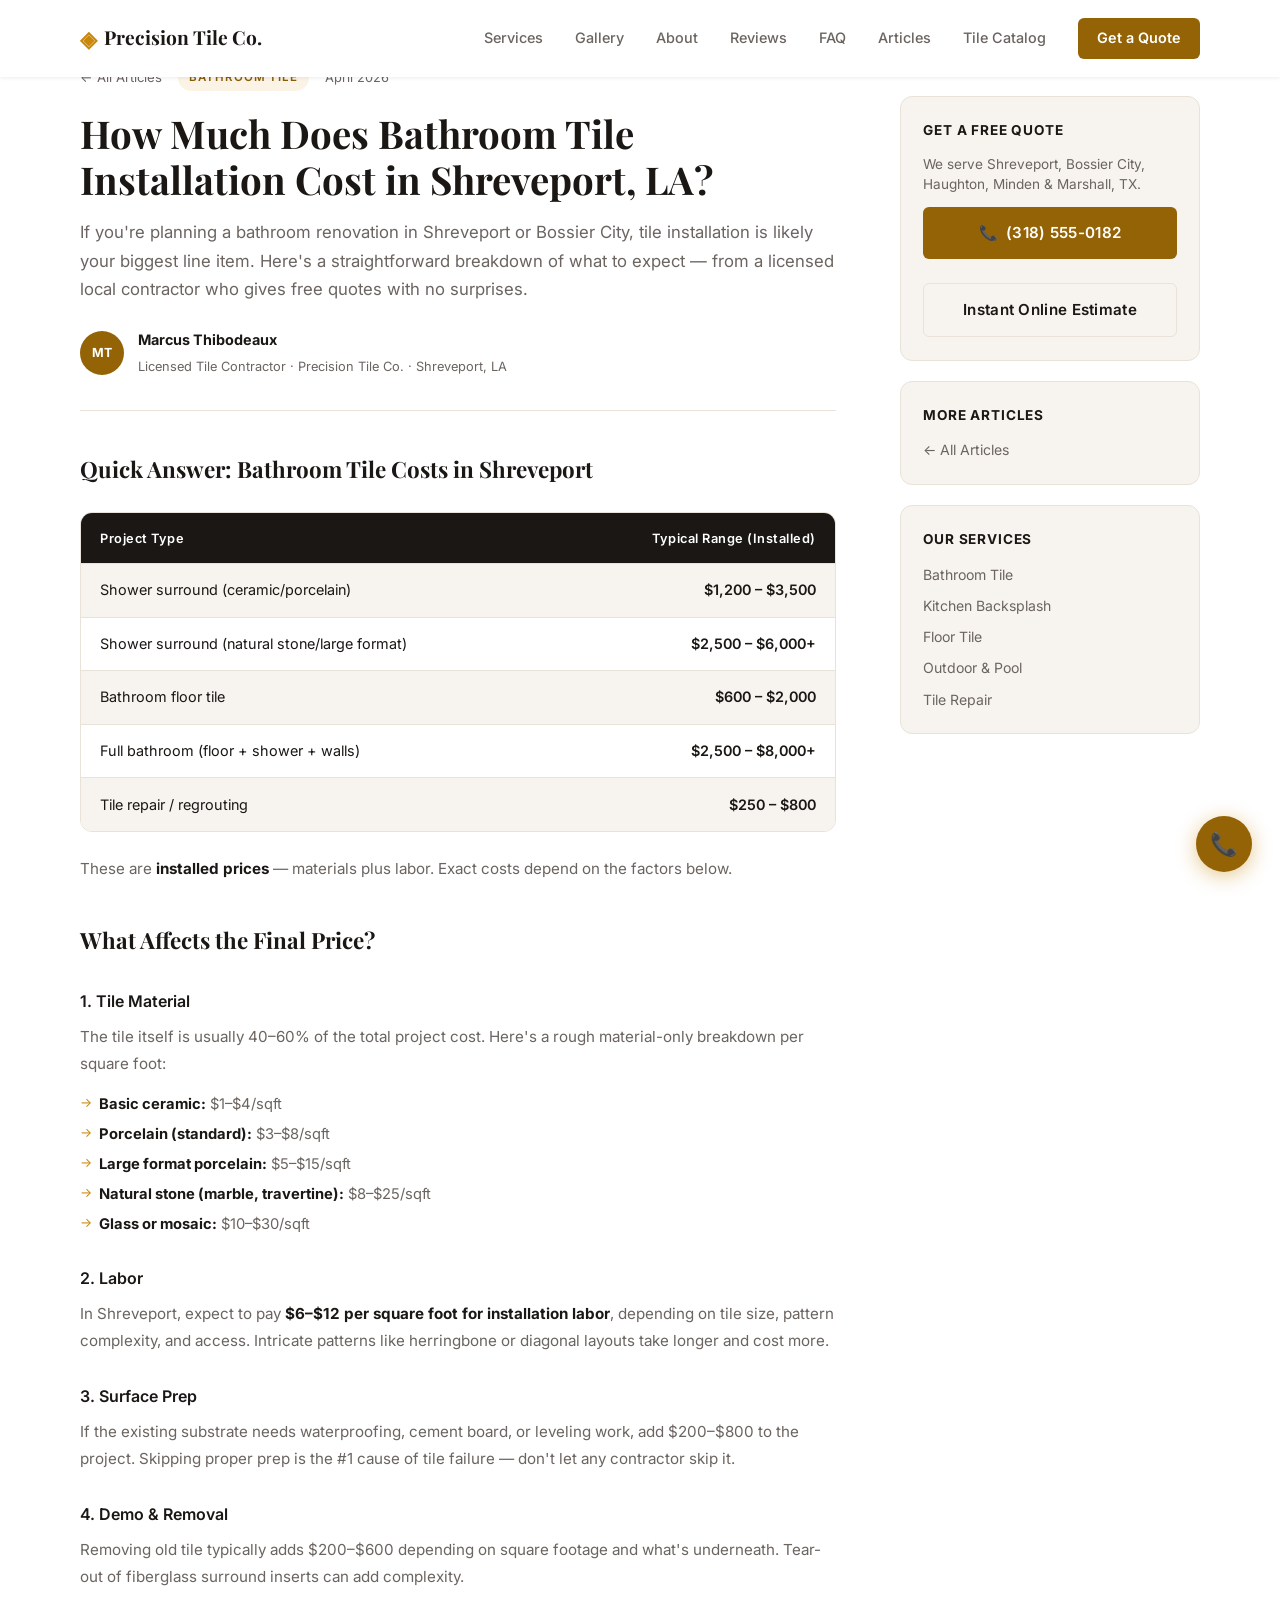
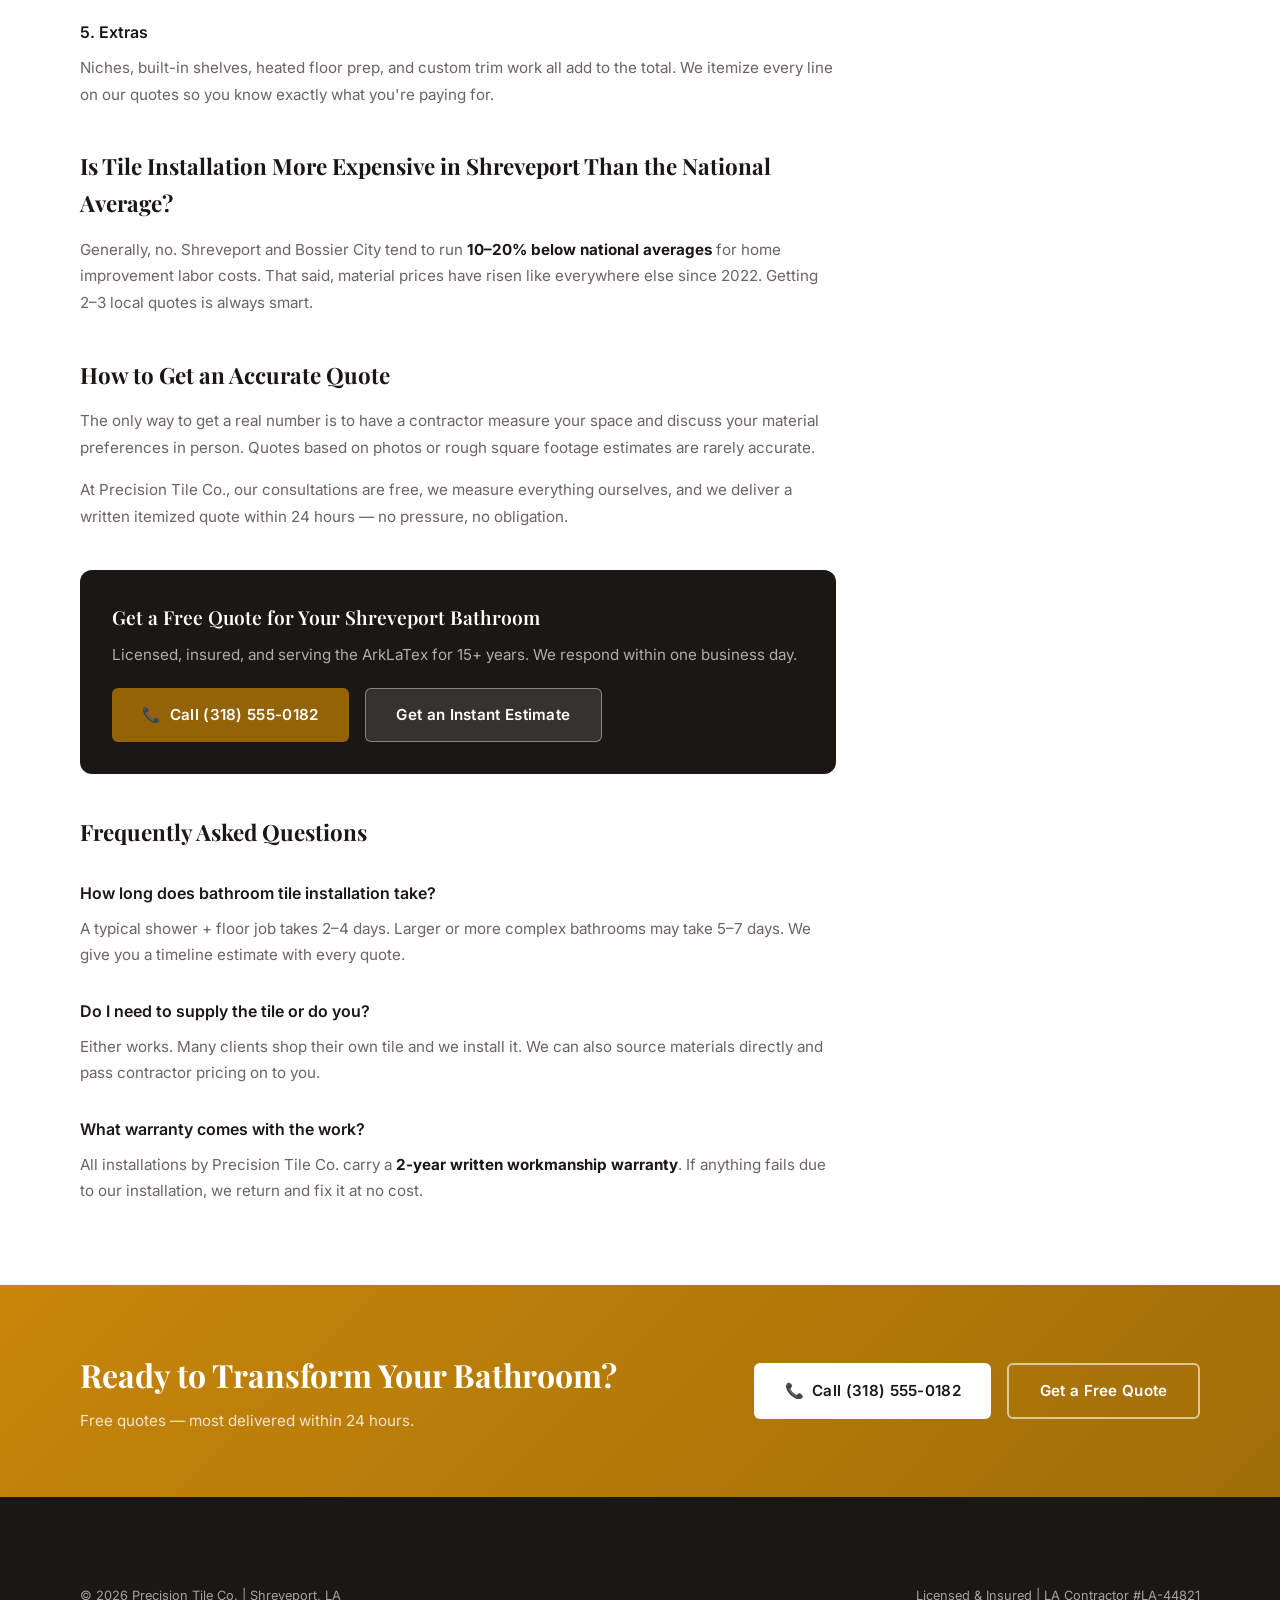
<file: articles/how-much-does-bathroom-tile-installation-cost-shreveport.html>
<!DOCTYPE html>
<html lang="en">
<head>
  <meta charset="UTF-8" />
  <meta name="viewport" content="width=device-width, initial-scale=1.0" />
  <title>How Much Does Bathroom Tile Installation Cost in Shreveport, LA? | Precision Tile Co.</title>
  <meta name="description" content="Bathroom tile installation in Shreveport costs $8–$20 per sq ft installed. See a full pricing breakdown for shower tile, floor tile, and more — from a local licensed contractor." />
  <link rel="canonical" href="https://tilers.vercel.app/articles/how-much-does-bathroom-tile-installation-cost-shreveport.html" />
  <meta property="og:title" content="Bathroom Tile Installation Cost in Shreveport, LA (2026 Guide)" />
  <meta property="og:description" content="Full pricing breakdown for bathroom tile in Shreveport. Shower surrounds, floor tile, labor rates and what affects your quote." />
  <meta property="og:url" content="https://tilers.vercel.app/articles/how-much-does-bathroom-tile-installation-cost-shreveport.html" />
  <meta property="og:type" content="article" />
  <script type="application/ld+json">
  {
    "@context": "https://schema.org",
    "@type": "Article",
    "headline": "How Much Does Bathroom Tile Installation Cost in Shreveport, LA?",
    "description": "A complete breakdown of bathroom tile installation pricing in Shreveport and the ArkLaTex region.",
    "datePublished": "2026-04-29",
    "dateModified": "2026-04-29",
    "author": {
      "@type": "Person",
      "name": "Marcus Thibodeaux",
      "jobTitle": "Licensed Tile Contractor"
    },
    "publisher": {
      "@type": "LocalBusiness",
      "name": "Precision Tile Co.",
      "url": "https://tilers.vercel.app"
    },
    "mainEntityOfPage": "https://tilers.vercel.app/articles/how-much-does-bathroom-tile-installation-cost-shreveport.html"
  }
  </script>
  <script type="application/ld+json">
  {
    "@context": "https://schema.org",
    "@type": "BreadcrumbList",
    "itemListElement": [
      { "@type": "ListItem", "position": 1, "name": "Home", "item": "https://tilers.vercel.app/" },
      { "@type": "ListItem", "position": 2, "name": "Articles", "item": "https://tilers.vercel.app/articles/" },
      { "@type": "ListItem", "position": 3, "name": "Bathroom Tile Installation Cost in Shreveport" }
    ]
  }
  </script>
  <link rel="preconnect" href="https://fonts.googleapis.com" />
  <link rel="preconnect" href="https://fonts.gstatic.com" crossorigin />
  <link href="https://fonts.googleapis.com/css2?family=Inter:wght@400;500;600;700&family=Playfair+Display:wght@600;700&display=swap" rel="stylesheet" />
  <link rel="stylesheet" href="../assets/css/style.css" />
  <link rel="stylesheet" href="../assets/css/articles.css" />
  <link rel="icon" href="../favicon.svg" type="image/svg+xml" />
  <meta name="theme-color" content="#1a1714" />
</head>
<body>

  <a href="#main" class="skip-link">Skip to content</a>

  <header class="nav scrolled" id="nav">
    <div class="nav__inner container">
      <a href="../" class="nav__logo">
        <span class="nav__logo-icon" aria-hidden="true">◈</span>
        Precision Tile Co.
      </a>
      <button class="nav__hamburger" id="hamburger" aria-label="Toggle menu" aria-expanded="false" aria-controls="navLinks">
        <span></span><span></span><span></span>
      </button>
      <nav class="nav__links" id="navLinks" aria-label="Main">
        <a href="../#services">Services</a>
        <a href="../#gallery">Gallery</a>
        <a href="../#about">About</a>
        <a href="../#testimonials">Reviews</a>
        <a href="../#faq">FAQ</a>
        <a href="../articles/" aria-current="page">Articles</a>
        <a href="../daltile-catalog/">Tile Catalog</a>
        <a href="../quote.html" class="nav__cta">Get a Quote</a>
      </nav>
    </div>
  </header>

  <div class="article-layout container">
    <main class="article-body" id="main">

      <div class="article-header">
        <div class="article-header__meta">
          <a href="../articles/" class="article-breadcrumb">← All Articles</a>
          <span class="article-card__category">Bathroom Tile</span>
          <span class="article-card__date">April 2026</span>
        </div>
        <h1>How Much Does Bathroom Tile Installation Cost in Shreveport, LA?</h1>
        <p class="article-intro">If you're planning a bathroom renovation in Shreveport or Bossier City, tile installation is likely your biggest line item. Here's a straightforward breakdown of what to expect — from a licensed local contractor who gives free quotes with no surprises.</p>
        <div class="article-author">
          <div class="article-author__avatar">MT</div>
          <div>
            <strong>Marcus Thibodeaux</strong>
            <span>Licensed Tile Contractor · Precision Tile Co. · Shreveport, LA</span>
          </div>
        </div>
      </div>

      <div class="article-content">

        <h2>Quick Answer: Bathroom Tile Costs in Shreveport</h2>
        <div class="price-table">
          <div class="price-row price-row--header">
            <span>Project Type</span>
            <span>Typical Range (Installed)</span>
          </div>
          <div class="price-row">
            <span>Shower surround (ceramic/porcelain)</span>
            <span>$1,200 – $3,500</span>
          </div>
          <div class="price-row">
            <span>Shower surround (natural stone/large format)</span>
            <span>$2,500 – $6,000+</span>
          </div>
          <div class="price-row">
            <span>Bathroom floor tile</span>
            <span>$600 – $2,000</span>
          </div>
          <div class="price-row">
            <span>Full bathroom (floor + shower + walls)</span>
            <span>$2,500 – $8,000+</span>
          </div>
          <div class="price-row">
            <span>Tile repair / regrouting</span>
            <span>$250 – $800</span>
          </div>
        </div>

        <p>These are <strong>installed prices</strong> — materials plus labor. Exact costs depend on the factors below.</p>

        <h2>What Affects the Final Price?</h2>

        <h3>1. Tile Material</h3>
        <p>The tile itself is usually 40–60% of the total project cost. Here's a rough material-only breakdown per square foot:</p>
        <ul>
          <li><strong>Basic ceramic:</strong> $1–$4/sqft</li>
          <li><strong>Porcelain (standard):</strong> $3–$8/sqft</li>
          <li><strong>Large format porcelain:</strong> $5–$15/sqft</li>
          <li><strong>Natural stone (marble, travertine):</strong> $8–$25/sqft</li>
          <li><strong>Glass or mosaic:</strong> $10–$30/sqft</li>
        </ul>

        <h3>2. Labor</h3>
        <p>In Shreveport, expect to pay <strong>$6–$12 per square foot for installation labor</strong>, depending on tile size, pattern complexity, and access. Intricate patterns like herringbone or diagonal layouts take longer and cost more.</p>

        <h3>3. Surface Prep</h3>
        <p>If the existing substrate needs waterproofing, cement board, or leveling work, add $200–$800 to the project. Skipping proper prep is the #1 cause of tile failure — don't let any contractor skip it.</p>

        <h3>4. Demo & Removal</h3>
        <p>Removing old tile typically adds $200–$600 depending on square footage and what's underneath. Tear-out of fiberglass surround inserts can add complexity.</p>

        <h3>5. Extras</h3>
        <p>Niches, built-in shelves, heated floor prep, and custom trim work all add to the total. We itemize every line on our quotes so you know exactly what you're paying for.</p>

        <h2>Is Tile Installation More Expensive in Shreveport Than the National Average?</h2>
        <p>Generally, no. Shreveport and Bossier City tend to run <strong>10–20% below national averages</strong> for home improvement labor costs. That said, material prices have risen like everywhere else since 2022. Getting 2–3 local quotes is always smart.</p>

        <h2>How to Get an Accurate Quote</h2>
        <p>The only way to get a real number is to have a contractor measure your space and discuss your material preferences in person. Quotes based on photos or rough square footage estimates are rarely accurate.</p>
        <p>At Precision Tile Co., our consultations are free, we measure everything ourselves, and we deliver a written itemized quote within 24 hours — no pressure, no obligation.</p>

        <div class="article-cta">
          <h3>Get a Free Quote for Your Shreveport Bathroom</h3>
          <p>Licensed, insured, and serving the ArkLaTex for 15+ years. We respond within one business day.</p>
          <div style="display:flex;gap:1rem;flex-wrap:wrap;margin-top:1.2rem;">
            <a href="tel:+13185550182" class="btn btn--primary"><span aria-hidden="true">📞</span> Call (318) 555-0182</a>
            <a href="../quote.html" class="btn btn--ghost">Get an Instant Estimate</a>
          </div>
        </div>

        <h2>Frequently Asked Questions</h2>

        <h3>How long does bathroom tile installation take?</h3>
        <p>A typical shower + floor job takes 2–4 days. Larger or more complex bathrooms may take 5–7 days. We give you a timeline estimate with every quote.</p>

        <h3>Do I need to supply the tile or do you?</h3>
        <p>Either works. Many clients shop their own tile and we install it. We can also source materials directly and pass contractor pricing on to you.</p>

        <h3>What warranty comes with the work?</h3>
        <p>All installations by Precision Tile Co. carry a <strong>2-year written workmanship warranty</strong>. If anything fails due to our installation, we return and fix it at no cost.</p>

      </div>

    </main>

    <aside class="article-sidebar">
      <div class="sidebar-card">
        <strong>Get a Free Quote</strong>
        <p>We serve Shreveport, Bossier City, Haughton, Minden & Marshall, TX.</p>
        <a href="tel:+13185550182" class="btn btn--primary btn--full" style="margin-bottom:.75rem;"><span aria-hidden="true">📞</span> (318) 555-0182</a>
        <a href="../quote.html" class="btn btn--full" style="border:1.5px solid var(--color-border);color:var(--color-dark);">Instant Online Estimate</a>
      </div>
      <div class="sidebar-card">
        <strong>More Articles</strong>
        <ul class="sidebar-links">
          <li><a href="./">← All Articles</a></li>
        </ul>
      </div>
      <div class="sidebar-card">
        <strong>Our Services</strong>
        <ul class="sidebar-links">
          <li><a href="../#services">Bathroom Tile</a></li>
          <li><a href="../#services">Kitchen Backsplash</a></li>
          <li><a href="../#services">Floor Tile</a></li>
          <li><a href="../#services">Outdoor & Pool</a></li>
          <li><a href="../#services">Tile Repair</a></li>
        </ul>
      </div>
    </aside>
  </div>

  <section class="cta-band">
    <div class="container cta-band__inner">
      <div>
        <h2>Ready to Transform Your Bathroom?</h2>
        <p>Free quotes — most delivered within 24 hours.</p>
      </div>
      <div class="cta-band__actions">
        <a href="tel:+13185550182" class="btn btn--white"><span aria-hidden="true">📞</span> Call (318) 555-0182</a>
        <a href="../quote.html" class="btn btn--outline-white">Get a Free Quote</a>
      </div>
    </div>
  </section>

  <footer class="footer">
    <div class="footer__bottom">
      <div class="container" style="display:flex;justify-content:space-between;flex-wrap:wrap;gap:.5rem;">
        <p style="font-size:.8rem;color:rgba(255,255,255,.6);">© 2026 Precision Tile Co. | Shreveport, LA</p>
        <p style="font-size:.8rem;color:rgba(255,255,255,.6);">Licensed &amp; Insured | LA Contractor #LA-44821</p>
      </div>
    </div>
  </footer>

  <a href="tel:+13185550182" class="fab-call" aria-label="Call Precision Tile Co. at (318) 555-0182"><span aria-hidden="true">📞</span></a>
  <script src="../assets/js/main.js"></script>
</body>
</html>
</file>
<file: assets/css/style.css>
/* ============================================================
   PRECISION TILE CO. — Main Stylesheet
   ============================================================ */

/* ── Reset & Base ── */
*, *::before, *::after { box-sizing: border-box; margin: 0; padding: 0; }

:root {
  --color-primary:     #c8860a;
  --color-primary-dk:  #a06e08;
  /* Accessible variants of the brand gold (WCAG AA, 4.5:1+).
     --color-primary stays for accents on dark backgrounds and decorative use. */
  --color-primary-ink:   #8a5d06;  /* gold text on white / light backgrounds */
  --color-primary-solid: #946306;  /* gold fill behind white text */
  --color-primary-solid-dk: #7a5205;
  --color-dark:        #1a1714;
  --color-dark-soft:   #2d2924;
  --color-mid:         #6b6460;
  --color-light:       #f7f4f0;
  --color-white:       #ffffff;
  --color-border:      #e8e2d9;
  --color-accent:      #4a7c6f;

  --font-body:    'Inter', sans-serif;
  --font-display: 'Playfair Display', serif;

  --radius-sm:  6px;
  --radius-md:  12px;
  --radius-lg:  20px;

  --shadow-sm:  0 1px 4px rgba(0,0,0,.08);
  --shadow-md:  0 4px 20px rgba(0,0,0,.10);
  --shadow-lg:  0 12px 40px rgba(0,0,0,.14);

  --transition: .25s ease;
  --container:  1200px;
}

html { scroll-behavior: smooth; }

body {
  font-family: var(--font-body);
  color: var(--color-dark);
  background: var(--color-white);
  line-height: 1.65;
  font-size: 16px;
  -webkit-font-smoothing: antialiased;
}

a { color: inherit; text-decoration: none; }
img { display: block; max-width: 100%; }
ul { list-style: none; }
button { cursor: pointer; font-family: inherit; border: none; background: none; }

/* ── Utilities ── */
.container {
  max-width: var(--container);
  margin-inline: auto;
  padding-inline: clamp(1.25rem, 4vw, 2.5rem);
}

.section-eyebrow {
  font-size: .8rem;
  font-weight: 600;
  letter-spacing: .12em;
  text-transform: uppercase;
  color: var(--color-primary-ink);
  margin-bottom: .6rem;
}

.section-title {
  font-family: var(--font-display);
  font-size: clamp(1.8rem, 3vw, 2.6rem);
  line-height: 1.2;
  color: var(--color-dark);
  margin-bottom: 1rem;
}

.section-sub {
  font-size: 1.05rem;
  color: var(--color-mid);
  max-width: 560px;
  margin-inline: auto;
}

.section-header {
  text-align: center;
  margin-bottom: 3.5rem;
}

/* ── Buttons ── */
.btn {
  display: inline-flex;
  align-items: center;
  gap: .5rem;
  padding: .85rem 1.9rem;
  border-radius: var(--radius-sm);
  font-size: .95rem;
  font-weight: 600;
  letter-spacing: .02em;
  transition: all var(--transition);
  white-space: nowrap;
}

.btn--primary {
  background: var(--color-primary-solid);
  color: var(--color-white);
}
.btn--primary:hover {
  background: var(--color-primary-solid-dk);
  transform: translateY(-2px);
  box-shadow: 0 6px 20px rgba(200,134,10,.35);
}

.btn--ghost {
  background: rgba(255,255,255,.12);
  color: var(--color-white);
  border: 1.5px solid rgba(255,255,255,.4);
  backdrop-filter: blur(4px);
}
.btn--ghost:hover {
  background: rgba(255,255,255,.22);
  border-color: rgba(255,255,255,.7);
}

.btn--white {
  background: var(--color-white);
  color: var(--color-dark);
}
.btn--white:hover {
  background: var(--color-light);
  transform: translateY(-2px);
}

.btn--outline-white {
  border: 2px solid rgba(255,255,255,.6);
  color: var(--color-white);
}
.btn--outline-white:hover {
  background: rgba(255,255,255,.1);
  border-color: var(--color-white);
}

.btn--full { width: 100%; justify-content: center; }

/* ============================================================
   NAV
   ============================================================ */
.nav {
  position: fixed;
  top: 0; left: 0; right: 0;
  z-index: 1000;
  transition: background var(--transition), box-shadow var(--transition);
  padding-block: 1.1rem;
}

.nav.scrolled {
  background: var(--color-white);
  box-shadow: var(--shadow-sm);
}

.nav__inner {
  display: flex;
  align-items: center;
  justify-content: space-between;
  gap: 1.5rem;
}

.nav__logo {
  font-family: var(--font-display);
  font-size: 1.2rem;
  font-weight: 700;
  color: var(--color-white);
  display: flex;
  align-items: center;
  gap: .45rem;
  transition: color var(--transition);
}
.nav.scrolled .nav__logo { color: var(--color-dark); }

.nav__logo-icon {
  font-size: 1.4rem;
  color: var(--color-primary);
}

.nav__links {
  display: flex;
  align-items: center;
  gap: 2rem;
}

.nav__links a {
  font-size: .9rem;
  font-weight: 500;
  color: rgba(255,255,255,.85);
  transition: color var(--transition);
}
.nav.scrolled .nav__links a { color: var(--color-mid); }
.nav__links a:hover { color: var(--color-primary); }

.nav__cta {
  background: var(--color-primary-solid);
  color: var(--color-white) !important;
  padding: .55rem 1.2rem;
  border-radius: var(--radius-sm);
  font-weight: 600 !important;
}
.nav__cta:hover { background: var(--color-primary-dk); }

.nav__hamburger {
  display: none;
  flex-direction: column;
  gap: 5px;
  padding: 4px;
}
.nav__hamburger span {
  display: block;
  width: 24px;
  height: 2px;
  background: var(--color-white);
  border-radius: 2px;
  transition: all var(--transition);
}
.nav.scrolled .nav__hamburger span { background: var(--color-dark); }

/* ============================================================
   HERO
   ============================================================ */
.hero {
  min-height: 100svh;
  display: flex;
  align-items: center;
  position: relative;
  overflow: hidden;
}

.hero__bg {
  position: absolute;
  inset: 0;
  background:
    linear-gradient(135deg, rgba(26,23,20,.88) 0%, rgba(26,23,20,.65) 60%, rgba(26,23,20,.5) 100%),
    repeating-linear-gradient(
      45deg,
      #2d2924 0px, #2d2924 40px,
      #231f1c 40px, #231f1c 80px
    );
  background-size: cover;
}

/* Decorative tile grid overlay */
.hero__bg::after {
  content: '';
  position: absolute;
  inset: 0;
  background-image:
    linear-gradient(rgba(200,134,10,.06) 1px, transparent 1px),
    linear-gradient(90deg, rgba(200,134,10,.06) 1px, transparent 1px);
  background-size: 60px 60px;
}

.hero__content {
  position: relative;
  z-index: 1;
  padding-block: 8rem 4rem;
  max-width: 720px;
}

.hero__eyebrow {
  font-size: .8rem;
  font-weight: 600;
  letter-spacing: .15em;
  text-transform: uppercase;
  color: var(--color-primary);
  margin-bottom: 1.2rem;
}

.hero__headline {
  font-family: var(--font-display);
  font-size: clamp(2.6rem, 6vw, 4.4rem);
  line-height: 1.1;
  color: var(--color-white);
  margin-bottom: 1.4rem;
}

.hero__headline em {
  font-style: normal;
  color: var(--color-primary);
}

.hero__sub {
  font-size: 1.1rem;
  color: rgba(255,255,255,.75);
  max-width: 520px;
  margin-bottom: 2.2rem;
}

.hero__actions {
  display: flex;
  gap: 1rem;
  flex-wrap: wrap;
  margin-bottom: 3.5rem;
}

.hero__stats {
  display: flex;
  gap: 2.5rem;
  flex-wrap: wrap;
}

.hero__stat {
  display: flex;
  flex-direction: column;
  gap: .15rem;
}

.hero__stat strong {
  font-size: 2rem;
  font-weight: 700;
  font-family: var(--font-display);
  color: var(--color-white);
  line-height: 1;
}

.hero__stat span {
  font-size: .8rem;
  color: rgba(255,255,255,.55);
  letter-spacing: .05em;
  text-transform: uppercase;
}

.hero__scroll-hint {
  position: absolute;
  bottom: 2.5rem;
  right: clamp(1.25rem, 4vw, 2.5rem);
  display: flex;
  flex-direction: column;
  align-items: center;
  gap: .8rem;
  z-index: 1;
}

.hero__scroll-hint span {
  font-size: .7rem;
  letter-spacing: .12em;
  text-transform: uppercase;
  color: rgba(255,255,255,.4);
  writing-mode: vertical-lr;
}

.hero__scroll-line {
  width: 1px;
  height: 60px;
  background: linear-gradient(to bottom, rgba(255,255,255,.4), transparent);
  animation: scrollPulse 2s ease-in-out infinite;
}

@keyframes scrollPulse {
  0%, 100% { opacity: .4; transform: scaleY(1); }
  50% { opacity: 1; transform: scaleY(1.15); }
}

/* ============================================================
   SERVICES
   ============================================================ */
.services {
  padding-block: 6rem;
  background: var(--color-white);
}

.services__grid {
  display: grid;
  grid-template-columns: repeat(auto-fill, minmax(300px, 1fr));
  gap: 1.5rem;
}

.service-card {
  background: var(--color-light);
  border: 1px solid var(--color-border);
  border-radius: var(--radius-md);
  padding: 2rem;
  position: relative;
  transition: all var(--transition);
}

.service-card:hover {
  transform: translateY(-4px);
  box-shadow: var(--shadow-md);
  border-color: var(--color-primary);
}

.service-card--featured {
  background: var(--color-dark);
  border-color: var(--color-dark);
  color: var(--color-white);
}

.service-card--featured h3 { color: var(--color-white); }
.service-card--featured p { color: rgba(255,255,255,.7); }
.service-card--featured li { color: rgba(255,255,255,.6); }

.service-card__badge {
  position: absolute;
  top: -1px;
  right: 1.5rem;
  background: var(--color-primary-solid);
  color: var(--color-white);
  font-size: .72rem;
  font-weight: 600;
  letter-spacing: .06em;
  padding: .25rem .75rem;
  border-radius: 0 0 var(--radius-sm) var(--radius-sm);
  text-transform: uppercase;
}

.service-card__icon {
  font-size: 2rem;
  margin-bottom: 1rem;
}

.service-card h3 {
  font-family: var(--font-display);
  font-size: 1.25rem;
  margin-bottom: .6rem;
  color: var(--color-dark);
}

.service-card p {
  font-size: .9rem;
  color: var(--color-mid);
  margin-bottom: 1.2rem;
}

.service-card ul {
  display: flex;
  flex-direction: column;
  gap: .4rem;
}

.service-card li {
  font-size: .85rem;
  color: var(--color-mid);
  padding-left: 1rem;
  position: relative;
}

.service-card li::before {
  content: '→';
  position: absolute;
  left: 0;
  color: var(--color-primary);
  font-size: .75rem;
}

/* ============================================================
   PROCESS
   ============================================================ */
.process {
  padding-block: 5rem;
  background: var(--color-dark);
}

.process .section-eyebrow { color: var(--color-primary); }
.process .section-title { color: var(--color-white); }

.process__steps {
  display: flex;
  align-items: flex-start;
  gap: 0;
  flex-wrap: wrap;
}

.process__step {
  flex: 1;
  min-width: 200px;
  padding: 1.5rem;
  text-align: center;
}

.process__num {
  font-family: var(--font-display);
  font-size: 3.5rem;
  font-weight: 700;
  color: rgba(200,134,10,.25);
  line-height: 1;
  margin-bottom: .8rem;
  transition: color var(--transition);
}

.process__step:hover .process__num { color: var(--color-primary); }

.process__step h3 {
  font-size: 1rem;
  font-weight: 600;
  color: var(--color-white);
  margin-bottom: .5rem;
}

.process__step p {
  font-size: .88rem;
  color: rgba(255,255,255,.55);
  line-height: 1.6;
}

.process__connector {
  flex: 0 0 auto;
  align-self: center;
  width: 2rem;
  height: 1px;
  background: rgba(200,134,10,.25);
  margin-top: -2rem;
}

/* ============================================================
   GALLERY
   ============================================================ */
.gallery {
  padding-block: 6rem;
  background: var(--color-light);
}

.gallery__filters {
  display: flex;
  gap: .5rem;
  flex-wrap: wrap;
  justify-content: center;
  margin-bottom: 2.5rem;
}

.gallery__filter {
  padding: .5rem 1.25rem;
  border-radius: 100px;
  font-size: .85rem;
  font-weight: 500;
  color: var(--color-mid);
  border: 1.5px solid var(--color-border);
  background: var(--color-white);
  transition: all var(--transition);
}

.gallery__filter:hover,
.gallery__filter.active {
  background: var(--color-primary-solid);
  border-color: var(--color-primary-solid);
  color: var(--color-white);
}

.gallery__grid {
  display: grid;
  grid-template-columns: repeat(4, 1fr);
  grid-auto-rows: 220px;
  gap: 1rem;
}

.gallery__item { border-radius: var(--radius-md); overflow: hidden; }
.gallery__item--tall { grid-row: span 2; }
.gallery__item--wide { grid-column: span 2; }

.gallery__item.hidden { display: none; }

.gallery__placeholder {
  width: 100%;
  height: 100%;
  display: flex;
  align-items: flex-end;
  padding: 1.2rem;
  position: relative;
  overflow: hidden;
  transition: transform var(--transition);
}

.gallery__item:hover .gallery__placeholder { transform: scale(1.03); }

.gallery__placeholder::before {
  content: '';
  position: absolute;
  inset: 0;
  background: linear-gradient(to top, rgba(0,0,0,.65) 0%, transparent 55%);
  z-index: 1;
}

.gallery__placeholder--1 { background: linear-gradient(135deg, #6b7280 0%, #9ca3af 50%, #d1d5db 100%); }
.gallery__placeholder--2 { background: linear-gradient(135deg, #78716c 0%, #a8a29e 50%, #e7e5e4 100%); }
.gallery__placeholder--3 { background: linear-gradient(135deg, #4b5563 0%, #6b7280 50%, #9ca3af 100%); }
.gallery__placeholder--4 { background: linear-gradient(135deg, #57534e 0%, #78716c 50%, #a8a29e 100%); }
.gallery__placeholder--5 { background: linear-gradient(135deg, #44403c 0%, #78716c 50%, #d6d3d1 100%); }
.gallery__placeholder--6 { background: linear-gradient(135deg, #374151 0%, #6b7280 50%, #d1d5db 100%); }
.gallery__placeholder--7 { background: linear-gradient(135deg, #292524 0%, #57534e 50%, #a8a29e 100%); }
.gallery__placeholder--8 { background: linear-gradient(135deg, #1c1917 0%, #44403c 50%, #78716c 100%); }

/* Tile pattern overlays */
.gallery__placeholder--1::after,
.gallery__placeholder--3::after,
.gallery__placeholder--7::after {
  content: '';
  position: absolute;
  inset: 0;
  background-image:
    linear-gradient(rgba(255,255,255,.07) 1px, transparent 1px),
    linear-gradient(90deg, rgba(255,255,255,.07) 1px, transparent 1px);
  background-size: 40px 40px;
}

.gallery__placeholder--2::after,
.gallery__placeholder--5::after {
  content: '';
  position: absolute;
  inset: 0;
  background-image:
    linear-gradient(rgba(255,255,255,.06) 1px, transparent 1px),
    linear-gradient(90deg, rgba(255,255,255,.06) 1px, transparent 1px);
  background-size: 60px 60px;
}

.gallery__label {
  position: relative;
  z-index: 2;
  color: var(--color-white);
  font-size: .85rem;
  font-weight: 500;
  line-height: 1.4;
}

.gallery__label small {
  display: block;
  font-size: .75rem;
  color: rgba(255,255,255,.7);
  font-weight: 400;
  margin-top: .15rem;
}

/* ============================================================
   ABOUT
   ============================================================ */
.about {
  padding-block: 6rem;
  background: var(--color-white);
}

.about__inner {
  display: grid;
  grid-template-columns: 1fr 1.1fr;
  gap: 5rem;
  align-items: center;
}

.about__img-block {
  position: relative;
}

.about__img-main {
  border-radius: var(--radius-lg);
  overflow: hidden;
  aspect-ratio: 4/5;
}

.about__img-placeholder {
  width: 100%;
  height: 100%;
  background: linear-gradient(135deg, var(--color-dark-soft) 0%, #44403c 60%, #78716c 100%);
  display: flex;
  align-items: center;
  justify-content: center;
  position: relative;
  min-height: 400px;
}

.about__img-placeholder::after {
  content: '';
  position: absolute;
  inset: 0;
  background-image:
    linear-gradient(rgba(200,134,10,.08) 1px, transparent 1px),
    linear-gradient(90deg, rgba(200,134,10,.08) 1px, transparent 1px);
  background-size: 30px 30px;
}

.about__img-placeholder span {
  position: relative;
  z-index: 1;
  font-family: var(--font-display);
  font-size: 1.3rem;
  color: rgba(255,255,255,.5);
  letter-spacing: .05em;
}

.about__badge-card {
  position: absolute;
  bottom: -1.5rem;
  right: -1.5rem;
  background: var(--color-white);
  border-radius: var(--radius-md);
  padding: 1.2rem 1.5rem;
  box-shadow: var(--shadow-lg);
  border: 1px solid var(--color-border);
  max-width: 220px;
}

.about__badge-card strong {
  display: block;
  font-size: .95rem;
  color: var(--color-dark);
  margin-bottom: .25rem;
}

.about__badge-card span {
  font-size: .78rem;
  color: var(--color-mid);
  line-height: 1.4;
}

.about__content .section-title { margin-bottom: 1.2rem; }

.about__content p {
  color: var(--color-mid);
  margin-bottom: 1rem;
  font-size: .95rem;
}

.about__highlights {
  display: flex;
  flex-direction: column;
  gap: 1.2rem;
  margin: 2rem 0;
}

.about__highlight {
  display: flex;
  gap: 1rem;
  align-items: flex-start;
}

.about__highlight-icon {
  flex-shrink: 0;
  width: 28px;
  height: 28px;
  border-radius: 50%;
  background: rgba(200,134,10,.12);
  color: var(--color-primary);
  display: flex;
  align-items: center;
  justify-content: center;
  font-size: .85rem;
  font-weight: 700;
  margin-top: .1rem;
}

.about__highlight strong {
  display: block;
  font-size: .9rem;
  color: var(--color-dark);
  margin-bottom: .2rem;
}

.about__highlight p {
  font-size: .85rem;
  color: var(--color-mid);
  margin: 0;
}

/* ============================================================
   TESTIMONIALS
   ============================================================ */
.testimonials {
  padding-block: 6rem;
  background: var(--color-light);
}

.testimonials__grid {
  display: grid;
  grid-template-columns: repeat(auto-fill, minmax(300px, 1fr));
  gap: 1.5rem;
}

.testimonial-card {
  background: var(--color-white);
  border: 1px solid var(--color-border);
  border-radius: var(--radius-md);
  padding: 1.8rem;
  transition: all var(--transition);
}

.testimonial-card:hover {
  transform: translateY(-3px);
  box-shadow: var(--shadow-md);
}

.testimonial-card--featured {
  background: var(--color-dark);
  border-color: var(--color-dark);
  grid-row: span 1;
}

.testimonial-card--featured .testimonial-card__stars { color: var(--color-primary); }
.testimonial-card--featured p { color: rgba(255,255,255,.8); }
.testimonial-card--featured strong { color: var(--color-white); }
.testimonial-card--featured span { color: rgba(255,255,255,.7); }

.testimonial-card__stars {
  color: #f59e0b;
  font-size: 1rem;
  letter-spacing: .05em;
  margin-bottom: 1rem;
}

.testimonial-card p {
  font-size: .9rem;
  color: var(--color-mid);
  line-height: 1.7;
  margin-bottom: 1.5rem;
  font-style: italic;
}

.testimonial-card p::before { content: '"'; }
.testimonial-card p::after { content: '"'; }

.testimonial-card__author {
  display: flex;
  align-items: center;
  gap: .9rem;
}

.testimonial-card__avatar {
  width: 40px;
  height: 40px;
  border-radius: 50%;
  background: var(--color-primary-solid);
  color: var(--color-white);
  display: flex;
  align-items: center;
  justify-content: center;
  font-size: .75rem;
  font-weight: 700;
  letter-spacing: .03em;
  flex-shrink: 0;
}

.testimonial-card__author strong {
  display: block;
  font-size: .9rem;
  color: var(--color-dark);
}

.testimonial-card__author span {
  font-size: .8rem;
  color: var(--color-mid);
}

/* ============================================================
   CTA BAND
   ============================================================ */
.cta-band {
  background: linear-gradient(135deg, var(--color-primary) 0%, var(--color-primary-dk) 100%);
  padding-block: 4rem;
}

.cta-band__inner {
  display: flex;
  align-items: center;
  justify-content: space-between;
  gap: 2rem;
  flex-wrap: wrap;
}

.cta-band h2 {
  font-family: var(--font-display);
  font-size: clamp(1.5rem, 3vw, 2rem);
  color: var(--color-white);
  margin-bottom: .4rem;
}

.cta-band p { color: rgba(255,255,255,.8); font-size: .95rem; }

.cta-band__actions {
  display: flex;
  gap: 1rem;
  flex-wrap: wrap;
}

/* ============================================================
   CONTACT
   ============================================================ */
.contact {
  padding-block: 6rem;
  background: var(--color-white);
}

.contact__inner {
  display: grid;
  grid-template-columns: 1fr 1.2fr;
  gap: 5rem;
  align-items: flex-start;
}

.contact__info .section-title { margin-bottom: 1rem; }

.contact__info > p {
  font-size: .95rem;
  color: var(--color-mid);
  margin-bottom: 2rem;
}

.contact__details {
  display: flex;
  flex-direction: column;
  gap: 1.4rem;
}

.contact__detail {
  display: flex;
  gap: 1rem;
  align-items: flex-start;
}

.contact__detail-icon {
  font-size: 1.2rem;
  width: 40px;
  height: 40px;
  border-radius: var(--radius-sm);
  background: var(--color-light);
  display: flex;
  align-items: center;
  justify-content: center;
  flex-shrink: 0;
}

.contact__detail strong {
  display: block;
  font-size: .85rem;
  color: var(--color-mid);
  font-weight: 500;
  margin-bottom: .15rem;
}

.contact__detail span,
.contact__detail p {
  font-size: .9rem;
  color: var(--color-dark);
  line-height: 1.5;
}

.contact__detail a { color: var(--color-primary-ink); }
.contact__detail a:hover { text-decoration: underline; }

/* Form */
.contact__form {
  background: var(--color-light);
  border-radius: var(--radius-lg);
  padding: 2.5rem;
  border: 1px solid var(--color-border);
}

.form-row {
  display: grid;
  grid-template-columns: 1fr 1fr;
  gap: 1rem;
}

.form-group {
  display: flex;
  flex-direction: column;
  gap: .45rem;
  margin-bottom: 1.2rem;
}

.form-group label {
  font-size: .82rem;
  font-weight: 600;
  color: var(--color-dark);
  letter-spacing: .02em;
}

.form-group input,
.form-group select,
.form-group textarea {
  width: 100%;
  padding: .75rem 1rem;
  border-radius: var(--radius-sm);
  border: 1.5px solid var(--color-border);
  background: var(--color-white);
  font-family: var(--font-body);
  font-size: .9rem;
  color: var(--color-dark);
  transition: border-color var(--transition);
  outline: none;
  appearance: none;
}

.form-group input:focus,
.form-group select:focus,
.form-group textarea:focus {
  border-color: var(--color-primary);
  box-shadow: 0 0 0 3px rgba(200,134,10,.12);
}

.form-group textarea { resize: vertical; min-height: 120px; }

.form-note {
  font-size: .75rem;
  color: var(--color-mid);
  text-align: center;
  margin-top: .75rem;
}

.form-success {
  display: none;
  background: rgba(74,124,111,.12);
  border: 1px solid var(--color-accent);
  color: var(--color-accent);
  border-radius: var(--radius-sm);
  padding: .9rem 1.2rem;
  text-align: center;
  font-weight: 500;
  margin-top: 1rem;
}

.form-success.visible { display: block; }

/* ============================================================
   FOOTER
   ============================================================ */
.footer {
  background: var(--color-dark);
  padding-top: 4rem;
}

.footer__inner {
  display: grid;
  grid-template-columns: 2fr 1fr 1fr 1.5fr;
  gap: 3rem;
  padding-bottom: 3rem;
  border-bottom: 1px solid rgba(255,255,255,.08);
}

.footer__brand .nav__logo {
  color: var(--color-white);
  margin-bottom: 1rem;
  display: inline-flex;
}

.footer__brand p {
  font-size: .88rem;
  color: rgba(255,255,255,.65);
  max-width: 260px;
  line-height: 1.6;
}

.footer__links,
.footer__contact {
  display: flex;
  flex-direction: column;
  gap: .75rem;
}

.footer__links strong,
.footer__contact strong {
  font-size: .8rem;
  font-weight: 600;
  letter-spacing: .1em;
  text-transform: uppercase;
  color: rgba(255,255,255,.5);
  margin-bottom: .25rem;
}

.footer__links a,
.footer__contact a {
  font-size: .88rem;
  color: rgba(255,255,255,.6);
  transition: color var(--transition);
}

.footer__links a:hover,
.footer__contact a:hover { color: var(--color-primary); }

.footer__contact p {
  font-size: .88rem;
  color: rgba(255,255,255,.65);
}

.footer__bottom {
  padding-block: 1.5rem;
}

.footer__bottom .container {
  display: flex;
  justify-content: space-between;
  flex-wrap: wrap;
  gap: .5rem;
}

.footer__bottom p {
  font-size: .8rem;
  color: rgba(255,255,255,.6);
}

/* ============================================================
   FLOATING CALL BUTTON
   ============================================================ */
.fab-call {
  position: fixed;
  bottom: 1.75rem;
  right: 1.75rem;
  width: 56px;
  height: 56px;
  border-radius: 50%;
  background: var(--color-primary-solid);
  color: var(--color-white);
  display: flex;
  align-items: center;
  justify-content: center;
  font-size: 1.4rem;
  box-shadow: 0 4px 20px rgba(200,134,10,.45);
  z-index: 900;
  transition: all var(--transition);
  animation: fabPulse 3s ease-in-out infinite;
}

.fab-call:hover {
  transform: scale(1.1);
  box-shadow: 0 6px 28px rgba(200,134,10,.6);
}

@keyframes fabPulse {
  0%, 100% { box-shadow: 0 4px 20px rgba(200,134,10,.45); }
  50% { box-shadow: 0 4px 32px rgba(200,134,10,.7); }
}

/* ============================================================
   FAQ
   ============================================================ */
.faq {
  padding-block: 6rem;
  background: var(--color-white);
}

.faq__grid {
  max-width: 800px;
  margin-inline: auto;
  display: flex;
  flex-direction: column;
  gap: .75rem;
}

.faq__item {
  border: 1px solid var(--color-border);
  border-radius: var(--radius-md);
  overflow: hidden;
  transition: border-color var(--transition);
}

.faq__item.open { border-color: var(--color-primary); }

.faq__question {
  width: 100%;
  display: flex;
  justify-content: space-between;
  align-items: center;
  gap: 1rem;
  padding: 1.2rem 1.5rem;
  text-align: left;
  font-size: .95rem;
  font-weight: 600;
  color: var(--color-dark);
  background: var(--color-light);
  cursor: pointer;
  transition: background var(--transition), color var(--transition);
}

.faq__item.open .faq__question {
  background: var(--color-dark);
  color: var(--color-white);
}

.faq__icon {
  flex-shrink: 0;
  width: 24px;
  height: 24px;
  border-radius: 50%;
  background: var(--color-border);
  display: flex;
  align-items: center;
  justify-content: center;
  font-size: 1.1rem;
  font-weight: 400;
  transition: all var(--transition);
  color: var(--color-mid);
}

.faq__item.open .faq__icon {
  background: var(--color-primary-solid);
  color: var(--color-white);
  transform: rotate(45deg);
}

.faq__answer {
  max-height: 0;
  overflow: hidden;
  transition: max-height .35s ease, padding .35s ease;
}

.faq__item.open .faq__answer { max-height: 300px; }

.faq__answer p {
  padding: 1.2rem 1.5rem;
  font-size: .92rem;
  color: var(--color-mid);
  line-height: 1.7;
  border-top: 1px solid var(--color-border);
}

.faq__answer a { color: var(--color-primary-ink); }
.faq__answer a:hover { text-decoration: underline; }

/* ============================================================
   ANIMATIONS
   ============================================================ */
.fade-in {
  opacity: 0;
  transform: translateY(24px);
  transition: opacity .6s ease, transform .6s ease;
}

.fade-in.visible {
  opacity: 1;
  transform: translateY(0);
}

/* ============================================================
   RESPONSIVE
   ============================================================ */
@media (max-width: 1024px) {
  .about__inner { grid-template-columns: 1fr; gap: 3rem; }
  .about__visual { display: none; }
  .contact__inner { grid-template-columns: 1fr; gap: 3rem; }
  .footer__inner { grid-template-columns: 1fr 1fr; gap: 2rem; }
  .gallery__grid { grid-template-columns: repeat(3, 1fr); }
}

@media (max-width: 768px) {
  .nav__links {
    position: fixed;
    top: 0; left: 0; right: 0;
    height: 100svh;
    background: var(--color-dark);
    flex-direction: column;
    justify-content: center;
    gap: 2.5rem;
    transform: translateX(-100%);
    transition: transform .35s ease;
    z-index: 999;
  }

  .nav__links.open { transform: translateX(0); }
  .nav__links a { color: var(--color-white) !important; font-size: 1.2rem; }
  .nav__links .nav__cta { padding: .7rem 2rem; }

  .nav__hamburger { display: flex; z-index: 1001; }
  .nav__hamburger.active span:nth-child(1) { transform: rotate(45deg) translate(5px, 5px); }
  .nav__hamburger.active span:nth-child(2) { opacity: 0; }
  .nav__hamburger.active span:nth-child(3) { transform: rotate(-45deg) translate(5px, -5px); }

  .hero__actions { flex-direction: column; }
  .hero__stats { gap: 1.5rem; }

  .process__steps { flex-direction: column; align-items: center; }
  .process__connector { width: 1px; height: 2rem; }

  .gallery__grid {
    grid-template-columns: repeat(2, 1fr);
    grid-auto-rows: 180px;
  }
  .gallery__item--wide { grid-column: span 2; }

  .form-row { grid-template-columns: 1fr; }

  .footer__inner { grid-template-columns: 1fr; }

  .cta-band__inner { flex-direction: column; text-align: center; }
  .cta-band__actions { justify-content: center; }

  .testimonials__grid { grid-template-columns: 1fr; }
  .services__grid { grid-template-columns: 1fr; }
}

@media (max-width: 480px) {
  .gallery__grid {
    grid-template-columns: 1fr;
    grid-auto-rows: 200px;
  }
  .gallery__item--tall,
  .gallery__item--wide { grid-column: span 1; grid-row: span 1; }
  .footer__bottom .container { flex-direction: column; }
  .hero__stat strong { font-size: 1.6rem; }
}


/* ============================================================
   ACCESSIBILITY
   ============================================================ */
.skip-link {
  position: absolute;
  left: 1rem;
  top: -100px;
  z-index: 1000;
  background: var(--color-dark);
  color: var(--color-white);
  padding: .75rem 1.25rem;
  border-radius: var(--radius-sm);
  font-weight: 600;
}
.skip-link:focus { top: 1rem; }

.sr-only {
  position: absolute;
  width: 1px; height: 1px;
  padding: 0; margin: -1px;
  overflow: hidden; clip: rect(0,0,0,0);
  white-space: nowrap; border: 0;
}

a:focus-visible,
button:focus-visible,
input:focus-visible,
select:focus-visible,
textarea:focus-visible,
summary:focus-visible {
  outline: 3px solid var(--color-primary);
  outline-offset: 3px;
}

.form-group [aria-invalid="true"] { border-color: #dc2626; }

.form-consent {
  display: flex;
  gap: .6rem;
  align-items: flex-start;
  font-size: .8rem;
  color: var(--color-mid);
  line-height: 1.5;
  margin-bottom: 1.25rem;
}
.form-consent input { margin-top: .2rem; flex-shrink: 0; width: 16px; height: 16px; }

@media (prefers-reduced-motion: reduce) {
  html { scroll-behavior: auto; }
  *, *::before, *::after {
    animation-duration: .01ms !important;
    animation-iteration-count: 1 !important;
    transition-duration: .01ms !important;
    transition-delay: 0s !important;
  }
  .fade-in { opacity: 1 !important; transform: none !important; }
}

.text-link {
  color: var(--color-primary-ink);
  text-decoration: underline;
  text-underline-offset: 2px;
  font-weight: 500;
}
</file>
<file: assets/css/articles.css>
/* ============================================================
   ARTICLES — Listing & Single Article Pages
   ============================================================ */

/* ── Articles Hero ── */
.articles-hero {
  padding-block: 8rem 4rem;
  background: var(--color-dark);
  text-align: center;
}

.articles-hero .section-eyebrow { color: var(--color-primary); }
.articles-hero .section-title { color: var(--color-white); }
.articles-hero .section-sub { color: rgba(255,255,255,.6); margin-inline: auto; }

/* ── Articles Listing ── */
.articles-list {
  padding-block: 5rem;
  background: var(--color-light);
}

.articles-grid {
  display: grid;
  grid-template-columns: repeat(auto-fill, minmax(320px, 1fr));
  gap: 1.5rem;
}

.article-card {
  background: var(--color-white);
  border: 1px solid var(--color-border);
  border-radius: var(--radius-md);
  padding: 1.8rem;
  transition: all var(--transition);
  display: flex;
  flex-direction: column;
  gap: .75rem;
}

.article-card:hover {
  transform: translateY(-3px);
  box-shadow: var(--shadow-md);
  border-color: var(--color-primary);
}

.article-card__meta {
  display: flex;
  align-items: center;
  gap: .75rem;
}

.article-card__category {
  font-size: .72rem;
  font-weight: 600;
  letter-spacing: .08em;
  text-transform: uppercase;
  background: rgba(200,134,10,.1);
  color: var(--color-primary-ink);
  padding: .25rem .7rem;
  border-radius: 100px;
}

.article-card__date {
  font-size: .8rem;
  color: var(--color-mid);
}

.article-card h2 {
  font-family: var(--font-display);
  font-size: 1.15rem;
  line-height: 1.35;
  color: var(--color-dark);
}

.article-card h2 a { color: inherit; }
.article-card h2 a:hover { color: var(--color-primary); }

.article-card p {
  font-size: .9rem;
  color: var(--color-mid);
  line-height: 1.6;
  flex: 1;
}

.article-card__link {
  font-size: .85rem;
  font-weight: 600;
  color: var(--color-primary-ink);
  transition: gap var(--transition);
}

.article-card__link:hover { text-decoration: underline; }

/* ── Single Article Layout ── */
.article-layout {
  display: grid;
  grid-template-columns: 1fr 300px;
  gap: 4rem;
  padding-block: 4rem;
  align-items: flex-start;
}

/* ── Article Header ── */
.article-header {
  margin-bottom: 2.5rem;
  padding-bottom: 2rem;
  border-bottom: 1px solid var(--color-border);
}

.article-header__meta {
  display: flex;
  align-items: center;
  gap: 1rem;
  flex-wrap: wrap;
  margin-bottom: 1.2rem;
}

.article-breadcrumb {
  font-size: .82rem;
  color: var(--color-mid);
  transition: color var(--transition);
}
.article-breadcrumb:hover { color: var(--color-primary); }

.article-header h1 {
  font-family: var(--font-display);
  font-size: clamp(1.6rem, 3vw, 2.4rem);
  line-height: 1.2;
  color: var(--color-dark);
  margin-bottom: 1rem;
}

.article-intro {
  font-size: 1.05rem;
  color: var(--color-mid);
  line-height: 1.7;
  margin-bottom: 1.5rem;
}

.article-author {
  display: flex;
  align-items: center;
  gap: .9rem;
}

.article-author__avatar {
  width: 44px;
  height: 44px;
  border-radius: 50%;
  background: var(--color-primary-solid);
  color: var(--color-white);
  display: flex;
  align-items: center;
  justify-content: center;
  font-size: .78rem;
  font-weight: 700;
  flex-shrink: 0;
}

.article-author strong { display: block; font-size: .9rem; }
.article-author span { font-size: .8rem; color: var(--color-mid); }

/* ── Article Content ── */
.article-content h2 {
  font-family: var(--font-display);
  font-size: 1.4rem;
  color: var(--color-dark);
  margin-top: 2.5rem;
  margin-bottom: .9rem;
}

.article-content h3 {
  font-size: 1rem;
  font-weight: 600;
  color: var(--color-dark);
  margin-top: 1.8rem;
  margin-bottom: .6rem;
}

.article-content p {
  font-size: .95rem;
  color: var(--color-mid);
  line-height: 1.75;
  margin-bottom: 1rem;
}

.article-content ul {
  margin-bottom: 1rem;
  padding-left: 0;
  display: flex;
  flex-direction: column;
  gap: .4rem;
}

.article-content li {
  font-size: .92rem;
  color: var(--color-mid);
  padding-left: 1.2rem;
  position: relative;
  line-height: 1.6;
}

.article-content li::before {
  content: '→';
  position: absolute;
  left: 0;
  color: var(--color-primary);
  font-size: .8rem;
}

.article-content strong { color: var(--color-dark); }

/* ── Price Table ── */
.price-table {
  border: 1px solid var(--color-border);
  border-radius: var(--radius-md);
  overflow: hidden;
  margin-block: 1.5rem;
}

.price-row {
  display: grid;
  grid-template-columns: 1fr auto;
  gap: 1rem;
  padding: .9rem 1.2rem;
  font-size: .9rem;
  border-bottom: 1px solid var(--color-border);
}

.price-row:last-child { border-bottom: none; }

.price-row--header {
  background: var(--color-dark);
  color: var(--color-white);
  font-weight: 600;
  font-size: .8rem;
  letter-spacing: .04em;
}

.price-row:not(.price-row--header):nth-child(even) {
  background: var(--color-light);
}

.price-row span:last-child {
  font-weight: 600;
  color: var(--color-dark);
  white-space: nowrap;
}

.price-row--header span:last-child { color: var(--color-white); }

/* ── Article CTA Box ── */
.article-cta {
  background: var(--color-dark);
  border-radius: var(--radius-md);
  padding: 2rem;
  margin-block: 2.5rem;
}

.article-cta h3 {
  font-family: var(--font-display);
  font-size: 1.2rem;
  color: var(--color-white);
  margin-top: 0;
  margin-bottom: .5rem;
}

.article-cta p {
  color: rgba(255,255,255,.65);
  margin-bottom: 0;
}

/* ── Sidebar ── */
.article-sidebar {
  display: flex;
  flex-direction: column;
  gap: 1.25rem;
  position: sticky;
  top: 6rem;
}

.sidebar-card {
  background: var(--color-light);
  border: 1px solid var(--color-border);
  border-radius: var(--radius-md);
  padding: 1.4rem;
  display: flex;
  flex-direction: column;
  gap: .75rem;
}

.sidebar-card strong {
  font-size: .85rem;
  font-weight: 700;
  color: var(--color-dark);
  text-transform: uppercase;
  letter-spacing: .06em;
}

.sidebar-card p {
  font-size: .85rem;
  color: var(--color-mid);
  line-height: 1.5;
}

.sidebar-links {
  display: flex;
  flex-direction: column;
  gap: .5rem;
}

.sidebar-links li { padding-left: 0; }
.sidebar-links li::before { display: none; }

.sidebar-links a {
  font-size: .88rem;
  color: var(--color-mid);
  transition: color var(--transition);
  display: flex;
  align-items: center;
  gap: .4rem;
}

.sidebar-links a:hover { color: var(--color-primary); }

/* ── Responsive ── */
@media (max-width: 900px) {
  .article-layout {
    grid-template-columns: 1fr;
    gap: 2.5rem;
  }

  .article-sidebar {
    position: static;
    flex-direction: row;
    flex-wrap: wrap;
  }

  .sidebar-card { flex: 1; min-width: 220px; }
}

@media (max-width: 600px) {
  .articles-hero { padding-block: 7rem 3rem; }
  .article-sidebar { flex-direction: column; }
  .price-row { grid-template-columns: 1fr; gap: .2rem; }
  .price-row span:last-child { font-size: .85rem; }
}
</file>
